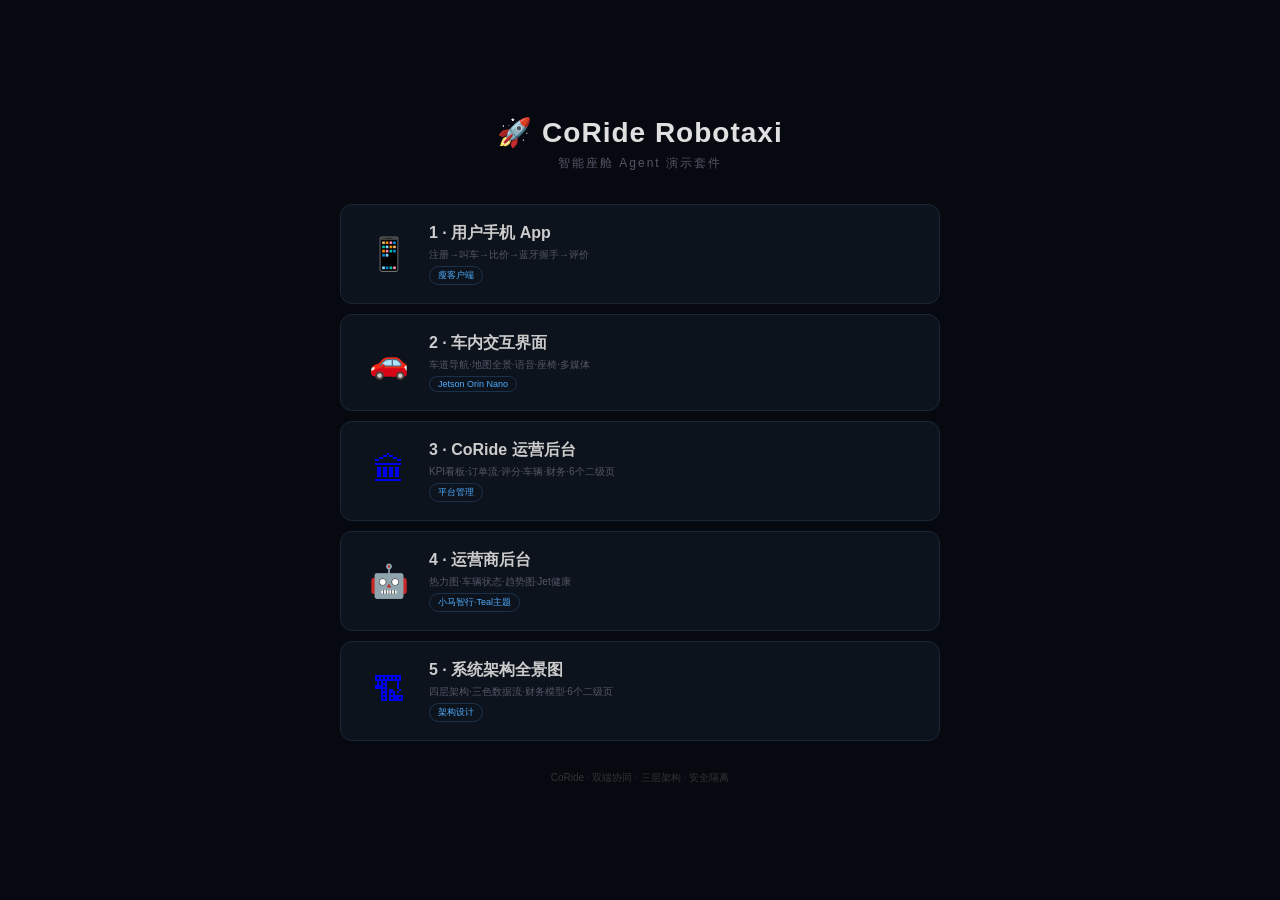
<file: index.html>
﻿<!DOCTYPE html>
<html lang="zh-CN">
<head>
<meta charset="UTF-8">
<meta name="viewport" content="width=device-width,initial-scale=1.0">
<title>CoRide Robotaxi Demo Suite</title>
<style>
*{margin:0;padding:0;box-sizing:border-box}
body{background:#060a10;display:flex;justify-content:center;align-items:center;min-height:100vh;font-family:-apple-system,BlinkMacSystemFont,"Segoe UI","PingFang SC",sans-serif}
.wrap{width:600px;text-align:center}
h1{font-size:28px;color:#e0e0e0;margin-bottom:6px;letter-spacing:1px}
.sub{font-size:12px;color:#556;margin-bottom:32px;letter-spacing:2px}
.grid{display:flex;flex-direction:column;gap:10px}
.card{display:flex;align-items:center;gap:16px;background:#0d131c;border:1px solid #1a2835;border-radius:12px;padding:18px 24px;text-decoration:none;transition:all .25s}
.card:hover{border-color:#4facfe;box-shadow:0 0 30px rgba(79,172,254,.1);transform:translateX(6px)}
.card-icon{font-size:32px;flex-shrink:0;width:48px;text-align:center}
.card-info{text-align:left}
.card-title{font-size:16px;font-weight:700;color:#ccc;margin-bottom:4px}
.card-desc{font-size:10px;color:#556}
.card-badge{font-size:9px;color:#4facfe;border:1px solid rgba(79,172,254,.2);padding:2px 8px;border-radius:10px;display:inline-block;margin-top:4px}
footer{font-size:10px;color:#333;margin-top:30px}
</style>
</head>
<body>
<div class="wrap">
<h1>🚀 CoRide Robotaxi</h1>
<div class="sub">智能座舱 Agent 演示套件</div>
<div class="grid">
<a class="card" href="ClientGui/index.html">
<div class="card-icon">📱</div>
<div class="card-info"><div class="card-title">1 · 用户手机 App</div><div class="card-desc">注册→叫车→比价→蓝牙握手→评价</div><span class="card-badge">瘦客户端</span></div>
</a>
<a class="card" href="InCarGui/index.html">
<div class="card-icon">🚗</div>
<div class="card-info"><div class="card-title">2 · 车内交互界面</div><div class="card-desc">车道导航·地图全景·语音·座椅·多媒体</div><span class="card-badge">Jetson Orin Nano</span></div>
</a>
<a class="card" href="PlatformAdmin/index.html">
<div class="card-icon">🏛</div>
<div class="card-info"><div class="card-title">3 · CoRide 运营后台</div><div class="card-desc">KPI看板·订单流·评分·车辆·财务·6个二级页</div><span class="card-badge">平台管理</span></div>
</a>
<a class="card" href="OperatorAdmin/index.html">
<div class="card-icon">🤖</div>
<div class="card-info"><div class="card-title">4 · 运营商后台</div><div class="card-desc">热力图·车辆状态·趋势图·Jet健康</div><span class="card-badge">小马智行·Teal主题</span></div>
</a>
<a class="card" href="SystemArch/index.html">
<div class="card-icon">🏗</div>
<div class="card-info"><div class="card-title">5 · 系统架构全景图</div><div class="card-desc">四层架构·三色数据流·财务模型·6个二级页</div><span class="card-badge">架构设计</span></div>
</a>
</div>
<footer>CoRide · 双端协同 · 三层架构 · 安全隔离</footer>
</div>
</body>
</html>
</file>
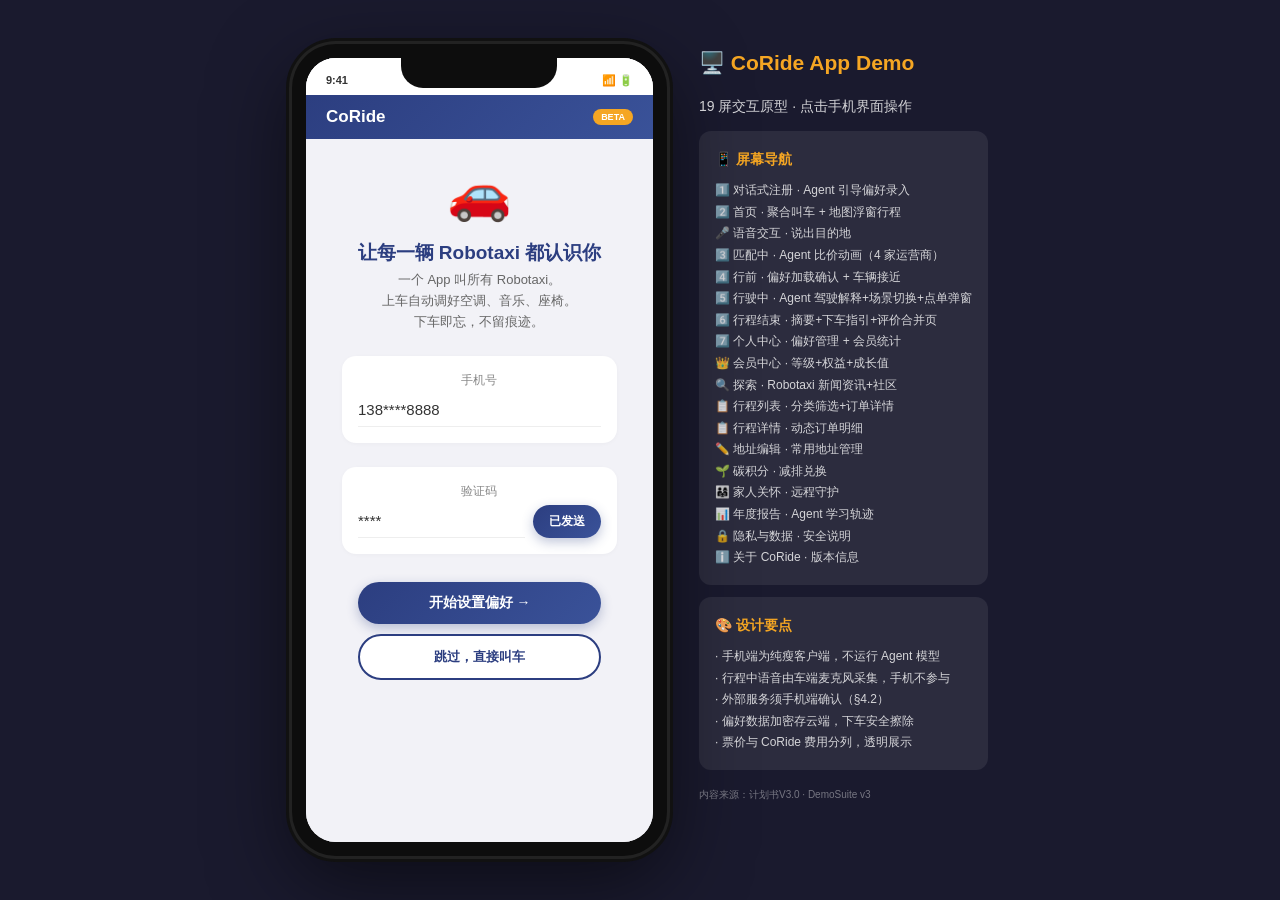
<file: ClientGui/index.html>
<!DOCTYPE html>
<html lang="zh-CN">
<head>
<meta charset="UTF-8">
<meta name="viewport" content="width=device-width,initial-scale=1.0">
<title>CoRide App Demo</title>
<link rel="stylesheet" href="css/style.css">
</head>
<body>
<div class="app-wrapper">

  <!-- Phone Frame -->
  <div class="phone-frame">
    <div class="phone-notch"></div>
    <div class="phone-screen" id="phoneScreen">

      <!-- SCREEN 1: Registration + Onboarding -->
      <div class="screen active" id="scr1">
        <div class="status-bar"><span>9:41</span><span>📶 🔋</span></div>
        <div class="nav-bar"><span id="onboardBackBtn" style="cursor:pointer;font-size:18px;display:none" onclick="prevOnboard()">←</span><h2>CoRide</h2><span class="badge">BETA</span></div>
        <div class="scroll-area">
          <div class="onboard" id="onboardStep1">
            <div class="em">🚗</div>
            <h3>让每一辆 Robotaxi 都认识你</h3>
            <p class="desc">一个 App 叫所有 Robotaxi。<br>上车自动调好空调、音乐、座椅。<br>下车即忘，不留痕迹。</p>
            <div class="reg-block">
              <label>手机号</label>
              <input type="tel" placeholder="+86 请输入手机号" value="138****8888" readonly style="color:#333">
            </div>
            <div class="reg-block">
              <label>验证码</label>
              <div class="sms"><input type="text" placeholder="输入验证码" value="****" readonly style="color:#333"><span class="btn btn-primary btn-sm">已发送</span></div>
            </div>
            <div style="padding:16px;display:flex;flex-direction:column;gap:10px"><span class="btn btn-primary btn-block" onclick="nextOnboard(2)">开始设置偏好 →</span><span class="btn btn-outline btn-block" style="font-size:13px" onclick="goToScreen('scr2')">跳过，直接叫车</span></div>
          </div>
          <div class="onboard" id="onboardStep2" style="display:none">
            <div class="em">🌡️</div>
            <h3>今天 32°C，空调调到 24°C 可以吗？</h3>
            <p class="desc">第 1/5 步 · 环境偏好</p>
            <div class="chs"><span class="ch picked" onclick="pickCh(this)">可以</span><span class="ch" onclick="pickCh(this)">凉一点，22°C</span><span class="ch" onclick="pickCh(this)">再凉一点，20°C</span></div>
            <div style="padding:16px;display:flex;gap:10px"><span class="btn btn-outline btn-sm" style="flex:1" onclick="prevOnboard()">← 上一步</span><span class="btn btn-primary" style="flex:2" onclick="nextOnboard(3)">继续 →</span></div>
          </div>
          <div class="onboard" id="onboardStep3" style="display:none">
            <div class="em">🎵</div>
            <h3>路上想听音乐、电台还是安静？</h3>
            <p class="desc">第 2/5 步 · 音频偏好</p>
            <div class="chs"><span class="ch picked" onclick="pickCh(this);setAudioPref('music')">来点音乐</span><span class="ch" onclick="pickCh(this);setAudioPref('quiet')">安静模式</span><span class="ch" onclick="pickCh(this);setAudioPref('radio')">听电台</span></div>
            <div style="padding:16px;display:flex;gap:10px"><span class="btn btn-outline btn-sm" style="flex:1" onclick="prevOnboard()">← 上一步</span><span class="btn btn-primary" style="flex:2" onclick="nextOnboard(4)">继续 →</span></div>
          </div>
          <div class="onboard" id="onboardStep4" style="display:none">
            <div class="em">🎶</div>
            <h3>喜欢什么音乐风格？</h3>
            <p class="desc">第 3/5 步 · 音乐偏好</p>
            <div class="chs"><span class="ch picked" onclick="pickCh(this)">古典</span><span class="ch" onclick="pickCh(this)">流行</span><span class="ch" onclick="pickCh(this)">爵士</span><span class="ch" onclick="pickCh(this)">随便</span></div>
            <div style="padding:16px;display:flex;gap:10px"><span class="btn btn-outline btn-sm" style="flex:1" onclick="prevOnboard()">← 上一步</span><span class="btn btn-primary" style="flex:2" onclick="nextOnboard(5)">继续 →</span></div>
          </div>
          <div class="onboard" id="onboardStep4b" style="display:none">
            <div class="em">📻</div>
            <h3>想听什么电台？</h3>
            <p class="desc">第 3/5 步 · 电台偏好</p>
            <div class="chs"><span class="ch picked" onclick="pickCh(this)">古典音乐台</span><span class="ch" onclick="pickCh(this)">新闻台</span><span class="ch" onclick="pickCh(this)">交通台</span><span class="ch" onclick="pickCh(this)">随便</span></div>
            <div style="padding:16px;display:flex;gap:10px"><span class="btn btn-outline btn-sm" style="flex:1" onclick="prevOnboard()">← 上一步</span><span class="btn btn-primary" style="flex:2" onclick="nextOnboard(6)">继续 →</span></div>
          </div>
          <div class="onboard" id="onboardStep5" style="display:none">
            <div class="em">💡</div>
            <h3>氛围灯想要哪种感觉？</h3>
            <p class="desc">第 4/5 步 · 灯光偏好</p>
            <div class="chs"><span class="ch picked" onclick="pickCh(this)">暖色，温馨</span><span class="ch" onclick="pickCh(this)">冷色，沉稳</span><span class="ch" onclick="pickCh(this)">根据时间自动</span></div>
            <div style="padding:16px;display:flex;gap:10px"><span class="btn btn-outline btn-sm" style="flex:1" onclick="prevOnboard()">← 上一步</span><span class="btn btn-primary" style="flex:2" onclick="nextOnboard(6)">继续 →</span></div>
          </div>
          <div class="onboard" id="onboardStep6" style="display:none">
            <div class="em">🔊</div>
            <h3>交互详细度偏好？</h3>
            <p class="desc">第 5/5 步 · 交互偏好</p>
            <div class="chs"><span class="ch picked" onclick="pickCh(this)">详细解释每步决策</span><span class="ch" onclick="pickCh(this)">标准播报</span><span class="ch" onclick="pickCh(this)">静音，仅警报</span></div>
            <div style="padding:16px;display:flex;gap:10px"><span class="btn btn-outline btn-sm" style="flex:1" onclick="prevOnboard()">← 上一步</span><span class="btn btn-gold" style="flex:2" onclick="nextOnboard(7)">完成设置 →</span></div>
          </div>
          <div class="onboard" id="onboardStep7" style="display:none">
            <div class="em">✅</div>
            <h3>偏好设置完成！</h3>
            <p class="desc">空调 24°C · <span id="doneAudioLabel">古典音乐</span> · 暖色灯 · 标准播报</p>
            <div class="progress"><div class="fill" style="width:100%"></div></div>
            <p style="font-size:11px;color:#888">偏好画像 80% · Agent 随行程深入持续学习</p>
            <p style="font-size:11px;color:#2C3E80;font-weight:600;margin:8px 0">偏好跟人走，不跟车走 · 下车即忘</p>
            <div style="padding:16px;display:flex;gap:10px"><span class="btn btn-outline btn-sm" style="flex:1" onclick="prevOnboard()">← 上一步</span><span class="btn btn-gold" style="flex:2" onclick="goToScreen('scr2')">开始叫车 🚗</span></div>
          </div>
        </div>
      </div>

      <!-- SCREEN 2: Home - Map + Call -->
      <div class="screen" id="scr2">
        <div class="status-bar"><span>9:41</span><span>📶 📍 🔋</span></div>
        <div style="background:#2C3E80;color:#fff;padding:8px 20px;display:flex;justify-content:space-between;align-items:center;font-size:12px">
          <span>📍 广州·珠江新城</span><span class="badge" style="background:#F5A623;cursor:pointer" onclick="goToScreen('scrMember')">CoRide Plus 👑</span>
        </div>
        <div class="map" style="position:relative">
          <!-- Water/River -->
          <div style="position:absolute;top:50%;left:0;right:0;height:45px;background:rgba(144,202,249,.35);border-radius:0"></div>
          <!-- Major roads (horizontal) -->
          <div style="position:absolute;top:18%;left:0;right:0;height:5px;background:rgba(255,255,255,.7);box-shadow:0 0 2px rgba(0,0,0,.1)"></div>
          <div style="position:absolute;top:38%;left:0;right:0;height:4px;background:rgba(255,255,255,.55)"></div>
          <div style="position:absolute;top:62%;left:0;right:0;height:5px;background:rgba(255,255,255,.7);box-shadow:0 0 2px rgba(0,0,0,.1)"></div>
          <div style="position:absolute;top:82%;left:0;right:0;height:3px;background:rgba(255,255,255,.45)"></div>
          <!-- Major roads (vertical) -->
          <div style="position:absolute;top:0;left:18%;width:5px;bottom:0;background:rgba(255,255,255,.7);box-shadow:0 0 2px rgba(0,0,0,.1)"></div>
          <div style="position:absolute;top:0;left:42%;width:4px;bottom:0;background:rgba(255,255,255,.55)"></div>
          <div style="position:absolute;top:0;left:65%;width:5px;bottom:0;background:rgba(255,255,255,.7);box-shadow:0 0 2px rgba(0,0,0,.1)"></div>
          <div style="position:absolute;top:0;left:85%;width:3px;bottom:0;background:rgba(255,255,255,.45)"></div>
          <!-- Building blocks -->
          <div style="position:absolute;top:8%;left:4%;width:12%;height:8%;background:rgba(200,200,210,.5);border-radius:2px"></div>
          <div style="position:absolute;top:10%;left:22%;width:16%;height:6%;background:rgba(200,200,210,.5);border-radius:2px"></div>
          <div style="position:absolute;top:6%;left:45%;width:16%;height:10%;background:rgba(190,195,205,.5);border-radius:2px"></div>
          <div style="position:absolute;top:8%;left:70%;width:12%;height:7%;background:rgba(200,200,210,.5);border-radius:2px"></div>
          <div style="position:absolute;top:42%;left:3%;width:12%;height:6%;background:rgba(200,200,210,.45);border-radius:2px"></div>
          <div style="position:absolute;top:44%;left:22%;width:14%;height:4%;background:rgba(200,200,210,.45);border-radius:2px"></div>
          <div style="position:absolute;top:40%;left:45%;width:16%;height:8%;background:rgba(190,195,205,.45);border-radius:2px"></div>
          <div style="position:absolute;top:66%;left:4%;width:12%;height:6%;background:rgba(200,200,210,.45);border-radius:2px"></div>
          <div style="position:absolute;top:68%;left:22%;width:16%;height:8%;background:rgba(200,200,210,.45);border-radius:2px"></div>
          <div style="position:absolute;top:65%;left:45%;width:16%;height:7%;background:rgba(190,195,205,.45);border-radius:2px"></div>
          <div style="position:absolute;top:86%;left:3%;width:12%;height:8%;background:rgba(200,200,210,.4);border-radius:2px"></div>
          <div style="position:absolute;top:84%;left:22%;width:16%;height:10%;background:rgba(200,200,210,.4);border-radius:2px"></div>
          <div style="position:absolute;top:87%;left:45%;width:20%;height:8%;background:rgba(190,195,205,.4);border-radius:2px"></div>
          <!-- Green areas -->
          <div style="position:absolute;top:22%;left:2%;width:14%;height:14%;background:rgba(165,214,167,.4);border-radius:8px"></div>
          <div style="position:absolute;top:26%;left:70%;width:10%;height:10%;background:rgba(165,214,167,.4);border-radius:8px"></div>
          <div style="position:absolute;top:70%;left:70%;width:12%;height:12%;background:rgba(165,214,167,.4);border-radius:8px"></div>
          <!-- Landmark labels -->
          <div style="position:absolute;top:3%;left:8%;font-size:9px;color:#666;font-weight:600;background:rgba(255,255,255,.7);padding:1px 4px;border-radius:3px">天河区</div>
          <div style="position:absolute;top:15%;left:50%;font-size:9px;color:#666;font-weight:600;background:rgba(255,255,255,.7);padding:1px 4px;border-radius:3px">珠江新城</div>
          <div style="position:absolute;top:55%;left:28%;font-size:8px;color:#777;background:rgba(255,255,255,.6);padding:1px 3px;border-radius:2px">海珠区</div>
          <div style="position:absolute;top:78%;left:8%;font-size:8px;color:#777;background:rgba(255,255,255,.6);padding:1px 3px;border-radius:2px">番禺区</div>
          <!-- Car markers -->
          <div class="pin xm"></div><div class="map-label" style="top:14%;left:22%">小马×12</div>
          <div class="pin wy"></div><div class="map-label" style="top:40%;left:52%">文远×8</div>
          <div class="pin dd"></div><div class="map-label" style="top:62%;left:28%">滴滴×5</div>
          <div class="pin hl"></div><div class="map-label" style="top:28%;left:74%">哈啰×3</div>
          <div class="pin me"></div>
          <div class="pin dest"></div>
          <div class="map-label" style="bottom:24%;left:36%;font-size:9px;color:#2C3E80;font-weight:700">📍 你在这里</div>
          <!-- Ride-in-progress floating bar -->
          <div class="ride-float-bar" id="rideFloatBar" style="display:none" onclick="goToScreen('scr5')">
            <div class="rfb-left">
              <div class="rfb-car">🚗</div>
              <div class="rfb-info">
                <div class="rfb-title">行程中 · 前往 <span id="rfbDest">广州南站</span></div>
                <div class="rfb-meta"><span id="rfbETA2">约8分钟到达</span> · <span id="rfbDist2">6.2km</span> · 🟢畅通</div>
              </div>
            </div>
            <div class="rfb-right">返回行程 ›</div>
          </div>
        </div>
        <div class="input-card" id="inputCard">
          <div class="price-tag" id="priceTag">预估 ¥22.00-25.00 · 最快 2.3 分钟</div>
          <!-- 上车点 -->
          <div style="display:flex;align-items:center;gap:8px;padding:8px 12px;background:#f5f6fa;border-radius:10px;margin-bottom:6px">
            <span style="font-size:16px">🟢</span>
            <div style="flex:1;font-size:13px;color:#333;font-weight:500">珠江新城·华夏路 30 号</div>
            <span style="font-size:10px;color:#999">GPS</span>
          </div>
          <!-- 目的地 -->
          <div class="input-row" style="margin-bottom:8px">
            <span style="font-size:16px">🔴</span>
            <input type="text" placeholder="你要去哪儿？" value="广州南站" readonly style="flex:1;border:none;outline:none;font-size:14px;background:transparent">
            <button class="vbtn" onclick="goToScreen('scrVoice')">🎤</button>
          </div>
          <!-- 运营商多选 -->
          <div class="platform-section">
            <div class="sec-label">选择运营商（可多选）</div>
            <div class="platform-chips" id="platformChips">
              <div class="platform-chip on" data-platform="xm" data-price="23.50" onclick="togglePlatform(this)"><span class="chip-dot"></span>小马智行<span class="chip-price">¥23.50</span></div>
              <div class="platform-chip on" data-platform="wy" data-price="25.00" onclick="togglePlatform(this)"><span class="chip-dot"></span>文远知行<span class="chip-price">¥25.00</span></div>
              <div class="platform-chip on" data-platform="dd" data-price="22.00" onclick="togglePlatform(this)"><span class="chip-dot"></span>滴滴<span class="chip-price">¥22.00</span></div>
              <div class="platform-chip on" data-platform="hl" data-price="24.00" onclick="togglePlatform(this)"><span class="chip-dot"></span>哈啰<span class="chip-price">¥24.00</span></div>
            </div>
          </div>
          <!-- 一键呼叫 -->
          <button class="call-btn" onclick="callRide()">
            一键呼叫
            <span class="call-price" id="callPrice">预估 ¥22.00-25.00</span>
          </button>
          <div class="quick-row">
            <span onclick="setDest('家 · 天河城')">🏠 家</span><span onclick="setDest('公司 · IFP')">🏢 公司</span><span onclick="setDest('星巴克 · 花城汇')">☕ 星巴克</span><span onclick="setDest('健身房 · 高德置地')">🏋️ 健身房</span>
          </div>
        </div>
        <div class="bottom-nav">
          <div class="ni active"><span class="ico">🏠</span>首页</div>
          <div class="ni" onclick="goToScreen('scrTripList')"><span class="ico">📋</span>行程</div>
          <div class="ni" onclick="goToScreen('scrExplore')"><span class="ico">🔍</span>探索</div>
          <div class="ni" onclick="goToScreen('scr7')"><span class="ico">👤</span>我的</div>
        </div>
      </div>

      <!-- SCREEN VOICE: Voice interaction -->
      <div class="screen" id="scrVoice">
        <div class="status-bar"><span>9:41</span><span>📶 🔋</span></div>
        <div style="display:flex;flex-direction:column;align-items:center;justify-content:center;height:calc(100% - 70px);padding:20px;background:linear-gradient(180deg,#1a1a2e 0%,#16213e 100%);text-align:center">
          <div style="font-size:13px;color:#888;margin-bottom:20px">🎤 说出你的目的地</div>
          <div id="voicePulse" style="width:80px;height:80px;border-radius:50%;background:rgba(245,166,35,.2);display:flex;align-items:center;justify-content:center;animation:pulse 1.5s infinite;margin-bottom:24px">
            <div style="width:56px;height:56px;border-radius:50%;background:#F5A623;display:flex;align-items:center;justify-content:center;font-size:28px">🎤</div>
          </div>
          <div style="font-size:18px;color:#fff;font-weight:600;margin-bottom:8px">正在聆听...</div>
          <div id="voiceText" style="font-size:14px;color:#F5A623;min-height:24px;transition:all .3s">—</div>
          <div style="margin-top:30px;display:flex;gap:16px">
            <span class="btn btn-outline" style="color:#fff;border-color:#555" onclick="goBack()">取消</span>
          </div>
          <div style="margin-top:auto;font-size:11px;color:#555">语音由车端麦克风采集 · 本地识别后即删</div>
        </div>
      </div>

      <!-- SCREEN 3: Matching - Agent Comparison -->
      <div class="screen" id="scr3">
        <div class="status-bar"><span>9:41</span><span>📶 🔋</span></div>
        <div class="nav-bar"><span style="cursor:pointer;font-size:18px" onclick="goBack()">← 返回</span><h2 id="matchTitle">正在匹配...</h2><span></span></div>
        <!-- Step 0: Searching pulse -->
        <div class="match-searching" id="matchSearching">
          <div class="match-pulse"><span>🚗</span></div>
          <div class="match-step" id="matchStep1" style="opacity:.4">🔍 扫描附近 Robotaxi...</div>
          <div class="match-step" id="matchStep2" style="opacity:.3">📡 查询各运营商实时位置...</div>
          <div class="match-step" id="matchStep3" style="opacity:.2">🎯 偏好匹配：空调 23°C · 古典音乐 · 暖色灯...</div>
          <div class="match-step" id="matchStep4" style="opacity:.15">📊 综合评分：距离 · 评分 · 价格 · 偏好契合度...</div>
        </div>
        <!-- Step 1: Results -->
        <div id="matchResults" style="display:none">
          <div style="padding:4px 16px;font-size:13px;color:#666">为你匹配 <b><span id="matchCount">0</span></b> 辆 Robotaxi，按偏好契合度排序</div>
          <div class="match-list">
            <div class="mc rec" id="mc1" style="opacity:0;transform:translateY(10px);transition:.3s" onclick="goToScreen('scr4')"><div class="emoji">🔵</div><div class="info"><div class="n">🏆 推荐 · 小马智行 · 凯美瑞</div><div class="m">2.3 分钟 · ★4.9 · 「车内干净」· 契合 98%</div></div><div class="pr">¥23.50<small>票价</small></div></div>
            <div class="mc" id="mc2" style="opacity:0;transform:translateY(10px);transition:.35s" onclick="goToScreen('scr4')"><div class="emoji">🟢</div><div class="info"><div class="n">文远知行 · GAC</div><div class="m">3.1 分钟 · ★4.8 · 「空调给力」· 契合 92%</div></div><div class="pr">¥25.00<small>票价</small></div></div>
            <div class="mc" id="mc3" style="opacity:0;transform:translateY(10px);transition:.4s" onclick="goToScreen('scr4')"><div class="emoji">🟠</div><div class="info"><div class="n">滴滴自动驾驶 · 埃安 LX</div><div class="m">4.5 分钟 · ★4.7 · 「驾驶平稳」· 契合 85%</div></div><div class="pr">¥22.00<small>票价</small></div></div>
            <div class="mc" id="mc4" style="opacity:0;transform:translateY(10px);transition:.45s" onclick="goToScreen('scr4')"><div class="emoji">🟡</div><div class="info"><div class="n">哈啰 · 几何 A</div><div class="m">5.2 分钟 · ★4.6 · 新车 · 契合 78%</div></div><div class="pr">¥24.00<small>票价</small></div></div>
          </div>
        </div>
        <div class="agent-msg" id="matchAgent" style="display:none"><div class="dot g"></div><div class="txt"><div class="time">🤖 Agent</div>已按你的偏好筛选——空调 23°C、古典音乐、暖色灯。</div></div>
        <div id="matchBtns" style="padding:12px 16px 24px;display:none;gap:10px">
          <span class="btn btn-gold" style="flex:1" onclick="goToScreen('scr4')">确认叫车</span>
          <span class="btn btn-outline" style="flex:1" onclick="goToScreen('scr4')">手动选择</span>
        </div>
      </div>

      <!-- SCREEN 4: Pre-trip - Preferences Loaded -->
      <div class="screen" id="scr4">
        <div class="status-bar"><span>9:41</span><span>📶 🔋</span></div>
        <div class="nav-bar"><span style="cursor:pointer;font-size:18px" onclick="goBack()">← 返回</span><h2>车辆接近中</h2><span></span></div>
        <div class="car-anim">
          <div class="car">🚗</div>
          <div class="eta">约 2 分钟到达 · 粤A·D12345 · 白色凯美瑞</div>
          <div style="margin-top:10px;display:flex;justify-content:center;gap:4px">
            <span style="width:6px;height:6px;background:#2C3E80;border-radius:50%;animation:carPulse .8s infinite"></span>
            <span style="width:6px;height:6px;background:#ccc;border-radius:50%"></span>
            <span style="width:6px;height:6px;background:#ccc;border-radius:50%"></span>
          </div>
        </div>
        <div class="card">
          <div style="font-weight:700;color:#2C3E80;margin-bottom:10px">✅ 偏好已加载</div>
          <div class="pref-list">
            <div class="pref-item"><span class="chk">✓</span> 🌡️ 空调 23°C</div>
            <div class="pref-item"><span class="chk">✓</span> 🎵 古典钢琴</div>
            <div class="pref-item"><span class="chk">✓</span> 💺 座椅标准</div>
            <div class="pref-item"><span class="chk">✓</span> 🌈 暖色氛围灯</div>
            <div class="pref-item"><span class="chk">✓</span> 🗺️ 常用路线已就绪</div>
            <div class="pref-item"><span class="chk">✓</span> 🔒 下车自动清除</div>
          </div>
          <div class="agent-msg" style="padding:10px 0 0"><div class="dot g"></div><div class="txt"><div class="time">🤖 Agent</div>你的拿铁偏好已备注——途经星巴克时会提醒你。</div></div>
        </div>
        <div style="padding:12px 16px 24px;display:flex;gap:10px">
          <span class="btn btn-gold" style="flex:1" onclick="goToScreen('scr5')">确认上车</span>
          <span class="btn btn-outline btn-sm" onclick="goBack()">取消订单</span>
        </div>
      </div>

      <!-- SCREEN 5: In-Ride Agent Panel -->
      <div class="screen" id="scr5">
        <div class="inride-top">
          <div style="position:absolute;top:10px;left:16px;font-size:12px;cursor:pointer;z-index:5;color:#2C3E80;font-weight:600" onclick="goToScreen('scr2')">← 主页</div>
          <div style="position:absolute;top:10px;right:16px;font-size:11px;cursor:pointer;z-index:5" onclick="skipToArrive()">跳过 ›</div>
          <div style="position:absolute;top:26px;right:16px;font-size:11px;opacity:.5">粤A·D12345</div>
          <div class="rt-label">正在前往</div>
          <div class="rt-route">广州南站 · 3F出发层</div>
          <div class="rt-eta"><span id="rideETA">预计 10:09 到达 · 剩余 12 分钟</span></div>
          <div class="inride-bar"><div class="fill" id="rideProgress" style="width:10%"></div></div>
          <div class="inride-metrics">
            <div class="inride-metric"><div class="val" id="rideSpeed">42</div>km/h</div>
            <div class="inride-metric"><div class="val" id="rideDist">12.3</div>剩余 km</div>
            <div class="inride-metric"><div class="val" id="rideTraffic">🟢</div>畅通</div>
            <div class="inride-metric"><div class="val" style="color:#F5A623">≈</div>AI驾驶</div>
          </div>
        </div>

        <!-- Mode Switcher -->
        <div class="mode-bar">
          <div class="mode-label">🎯 Agent 场景模式</div>
          <div class="mode-grid" id="modeGrid">
            <div class="mode-card on" onclick="switchMode(this,'work')"><div class="mc-emoji">💼</div><div class="mc-name">工作</div><div class="mc-desc">静音·亮灯·会议提醒</div></div>
            <div class="mode-card" onclick="switchMode(this,'rest')"><div class="mc-emoji">😴</div><div class="mc-name">休息</div><div class="mc-desc">后仰·暗灯·白噪音</div></div>
            <div class="mode-card" onclick="switchMode(this,'entertain')"><div class="mc-emoji">🎬</div><div class="mc-name">娱乐</div><div class="mc-desc">歌单·氛围灯随音乐</div></div>
            <div class="mode-card" onclick="switchMode(this,'learn')"><div class="mc-emoji">📚</div><div class="mc-name">学习</div><div class="mc-desc">静音·资讯简报推送</div></div>
            <div class="mode-card" onclick="switchMode(this,'health')"><div class="mc-emoji">💪</div><div class="mc-name">健康</div><div class="mc-desc">26°C恒温·空气净化</div></div>
            <div class="mode-card" onclick="switchMode(this,'social')"><div class="mc-emoji">💬</div><div class="mc-name">社交</div><div class="mc-desc">适中亮度·通话优化</div></div>
          </div>
        </div>

        <!-- Agent Chat Area -->
        <div class="agent-chat-area" id="rideChat">
          <div class="agent-bubble">
            <div class="b-avatar">🤖</div>
            <div class="b-body">
              <div class="b-txt"><div class="b-time">刚刚</div>已进入<b>工作模式</b>。为你关掉音乐、调亮灯光、播报到站时间。前方新港东路有轻微拥堵，我帮你选了备选路线——省 3 分钟。</div>
            </div>
          </div>
          <div class="drive-card">
            <div class="dc-icon">🗺️</div>
            <div class="dc-body">
              <div class="dc-title">路线解释</div>
              当前走科韵路→新港东路（常规路线 24 分钟）<br>备选：琶洲大桥→南大干线（21 分钟，少 3 个红绿灯）
            </div>
          </div>
          <div class="drive-card">
            <div class="dc-icon">🚦</div>
            <div class="dc-body">
              <div class="dc-title">为什么减速？</div>
              前方 300 米有学校路段，限速 30km/h。Agent 已提前降速，预计 40 秒后恢复正常速度。
            </div>
          </div>
          <div class="agent-bubble" id="bubbleStarbucks">
            <div class="b-avatar">🤖</div>
            <div class="b-body">
              <div class="b-txt"><div class="b-time">9:55</div>检测到你今天上午喝了咖啡——冰拿铁。途经星巴克珠江新城店，照旧来一杯？不绕路，预计到店可取。</div>
              <div class="b-choices">
                <span onclick="showOrderDialog()">☕ 照旧，大杯冰拿铁</span>
                <span onclick="inrideSkip()">这次不用</span>
              </div>
            </div>
          </div>
        </div>

        <!-- Order Confirmation Dialog -->
        <div class="ride-overlay" id="orderDialog" style="display:none" onclick="if(event.target===this)closeOrderDialog()">
          <div class="order-dialog">
            <div class="od-header">
              <div class="od-emoji">☕</div>
              <div class="od-title">星巴克 · 途经可取</div>
              <div class="od-sub">顺路停靠，不增加行程时间</div>
            </div>
            <div class="od-item">
              <div class="od-item-left">🧊 大杯冰拿铁</div>
              <div class="od-item-right">¥36.00</div>
            </div>
            <div class="od-divider"></div>
            <div class="od-total">
              <span>合计（含CoRide会员95折）</span>
              <span style="font-weight:700;color:#2C3E80">¥34.20</span>
            </div>
            <div class="od-safety">🔒 商户使用临时会话ID · 你的信息完全脱敏<br>支付通过CoRide，商户不可获取你的真实身份</div>
            <div class="od-btns">
              <span class="btn btn-outline" style="flex:1" onclick="closeOrderDialog()">取消</span>
              <span class="btn btn-gold" style="flex:1" onclick="confirmOrder()">确认下单 ✓</span>
            </div>
          </div>
        </div>

        <!-- Bottom: Commercial Linkage + Safeguard -->
        <div class="inride-bottom">
          <div class="comm-card" onclick="showOrderDialog()">
            <div class="cc-emoji">☕</div>
            <div class="cc-body">
              <div class="cc-title">星巴克 · 顺路可取</div>
              <div style="font-size:11px;color:#666">大杯冰拿铁 ¥36 · 不增加行程</div>
            </div>
            <span style="font-size:16px;color:#ccc">›</span>
          </div>
          <div class="inride-safety">🔒 商户不获取CoRide账户信息 · 临时会话ID · AI决策全程可解释</div>
        </div>
      </div>

      <!-- SCREEN 6: Post-trip Review & Drop-off -->
      <div class="screen" id="scr6">
        <div class="status-bar"><span>10:09</span><span>📶 🔋</span></div>
        <div class="nav-bar"><span style="cursor:pointer;font-size:18px" onclick="goBack()">← 返回</span><h2>已到达 🎉</h2><span></span></div>
        <div class="scroll-area">
          <div class="dropoff-hero">
            <div class="dh-emoji">🏁</div>
            <div class="dh-title">广州南站到了！</div>
            <div class="dh-sub">全程 28 分钟 · 12.3 km · 10:09</div>
          </div>
          <div class="card">
            <div style="font-weight:700;font-size:15px;margin-bottom:8px">📋 行程摘要</div>
            <div style="font-size:13px;color:#666;margin-bottom:10px">🕐 28 分钟 · 12.3 km · 🔵 小马智行 · 凯美瑞</div>
            <div class="breakdown">
              <div class="r"><span>Robotaxi 票价</span><span>¥24.00</span></div>
              <div style="font-size:11px;color:#888;margin:6px 0 8px;padding-left:8px;border-left:2px solid #F5A623">CoRide 费用明细：</div>
              <div class="r"><span>基础服务费</span><span>¥2.50</span></div>
              <div class="r"><span>里程服务费</span><span class="green">¥0（会员全免）</span></div>
              <div class="r"><span>交互服务费</span><span class="green">¥0（月免额内）</span></div>
              <div class="r tot"><span>CoRide 合计</span><span>¥2.50</span></div>
            </div>
            <div style="background:#fffdf3;border-radius:10px;padding:10px;margin-top:10px;font-size:12px;color:#F5A623;font-weight:600;text-align:center">💎 本月已省 ¥150 · 会员真香</div>
          </div>
          <div class="card card-sm" style="display:flex;align-items:center;gap:10px"><span style="font-size:24px">☕</span><div><b>星巴克订单：已取 ✓</b><br><span style="font-size:11px;color:#888">大杯冰拿铁 ¥36</span></div></div>
          <div class="dropoff-alert">
            <div class="da-icon">🌧️</div>
            <div class="da-body"><div class="da-title">下车天气提醒</div>广州南站 当前小雨 · 26°C<br>已为你推送共享雨伞位置（西广场入口）</div>
          </div>
          <div class="dropoff-alert" style="background:#e8f5e9;border-color:#27ae60">
            <div class="da-icon">👜</div>
            <div class="da-body"><div class="da-title" style="color:#27ae60">物品检查</div>车载摄像头检测到你座位旁有一个黑色手提包。<br>别忘了带走！</div>
          </div>
          <div class="card card-sm">
            <div style="font-weight:700;font-size:14px;margin-bottom:6px">🚪 下车方向</div>
            <div style="font-size:12px;color:#666">车辆停靠在右侧，请在<b>右侧</b>下车。<br>3F出发层 · 6号门最近</div>
          </div>
          <div class="card">
            <div style="font-weight:700;font-size:14px;margin-bottom:8px">评价本次行程</div>
            <div class="stars">★★★★★</div>
            <div class="tags">
              <span class="sel">驾驶解释清晰</span><span class="sel">空调温度舒适</span><span>音乐合口味</span><span>路线合理</span>
            </div>
          </div>
          <div style="padding:8px 16px;font-size:11px;color:#27ae60;text-align:center">🔒 你的偏好数据已从车辆彻底清除 · 不留痕迹</div>
          <div class="card card-sm" style="background:#fffdf3;border:1px solid #F5A623">
            <div style="font-weight:700;font-size:14px;margin-bottom:6px;color:#F5A623">🤖 Agent 推测你的下一站</div>
            <div style="font-size:12px;color:#666;line-height:1.6">现在是周日上午，你通常从广州南站回珠江新城。<br>要帮你叫车吗？</div>
            <div style="margin-top:8px;display:flex;gap:8px">
              <span class="btn btn-gold btn-sm" style="flex:1" onclick="setDest('家 · 天河城');goToScreen('scr2')">🏠 回家</span>
              <span class="btn btn-outline btn-sm" style="flex:1" onclick="goToScreen('scr2')">手动选择</span>
            </div>
          </div>
        </div>
        <div class="scr6-float" style="border-color:#27ae60;background:linear-gradient(135deg,#e8f5e9,#f0faf1)" onclick="goToScreen('scr2')">
          <div class="s6f-left">
            <div class="s6f-icon">✅</div>
            <div class="s6f-text" style="color:#27ae60">行程完成<span style="font-size:10px;opacity:.7;display:block;color:#666">感谢使用 CoRide</span></div>
          </div>
          <span class="btn btn-gold btn-sm">完成</span>
        </div>
        <div class="bottom-nav">
          <div class="ni" onclick="goToScreen('scr2')"><span class="ico">🏠</span>首页</div>
          <div class="ni active"><span class="ico">📋</span>行程</div>
          <div class="ni" onclick="goToScreen('scrExplore')"><span class="ico">🔍</span>探索</div>
          <div class="ni" onclick="goToScreen('scr7')"><span class="ico">👤</span>我的</div>
        </div>
      </div>

      <!-- SCREEN 7: Profile / Personal Center -->
      <div class="screen" id="scr7" style="background:#111">
        <div class="status-bar" style="background:#111;color:#ccc"><span>9:52</span><span>📶 🔋</span></div>
        <!-- Membership Hero Card -->
        <div style="background:linear-gradient(135deg,#1a1a1a,#2a1f0a);padding:20px;position:relative;overflow:hidden">
          <div style="position:absolute;top:-20px;right:-10px;font-size:90px;opacity:.08">👑</div>
          <div style="display:flex;align-items:center;gap:14px;position:relative;z-index:1">
            <div style="width:60px;height:60px;background:linear-gradient(135deg,#F5A623,#d4a017);border-radius:50%;display:flex;align-items:center;justify-content:center;font-size:28px;box-shadow:0 4px 20px rgba(245,166,35,.3)">👤</div>
            <div>
              <div style="font-size:20px;font-weight:700;color:#F5A623">刁先生</div>
              <div style="font-size:12px;color:#999;margin-top:2px">
                <span style="background:linear-gradient(135deg,#F5A623,#d4a017);color:#111;padding:2px 10px;border-radius:8px;font-weight:700;font-size:10px">CoRide Plus 👑</span>
                <span style="margin-left:6px">有效期至 2026.12.31</span>
              </div>
            </div>
          </div>
          <div style="display:flex;justify-content:space-around;margin-top:18px;position:relative;z-index:1">
            <div style="text-align:center"><div style="font-size:18px;font-weight:700;color:#F5A623">288</div><div style="font-size:10px;color:#888">累计行程</div></div>
            <div style="text-align:center"><div style="font-size:18px;font-weight:700;color:#fff">3,456 km</div><div style="font-size:10px;color:#888">累计里程</div></div>
            <div style="text-align:center"><div style="font-size:18px;font-weight:700;color:#27ae60">¥127.50</div><div style="font-size:10px;color:#888">累计节省</div></div>
            <div style="text-align:center"><div style="font-size:18px;font-weight:700;color:#fff">142 kg</div><div style="font-size:10px;color:#888">碳减排</div></div>
          </div>
        </div>
        <div class="scroll-area" style="background:#111">
          <!-- 我的偏好 -->
          <div style="color:#F5A623;font-size:13px;font-weight:700;padding:16px 16px 8px">⚙️ 我的偏好</div>
          <div style="margin:0 12px;display:flex;flex-direction:column;gap:10px">
            <div style="background:#1a1a1a;border-radius:14px;padding:14px;border:1px solid #2a2a2a;cursor:pointer;display:flex;align-items:center;gap:12px" onclick="goToScreen('scrPrefTemp')">
              <span style="font-size:28px">🌡️</span>
              <div style="flex:1"><div style="color:#ccc;font-size:14px;font-weight:600">空调温度</div><div style="color:#888;font-size:11px">设定你的舒适温度偏好</div></div>
              <span style="color:#F5A623;font-size:20px">›</span>
            </div>
            <div style="background:#1a1a1a;border-radius:14px;padding:14px;border:1px solid #2a2a2a;cursor:pointer;display:flex;align-items:center;gap:12px" onclick="goToScreen('scrPrefMusic')">
              <span style="font-size:28px">🎵</span>
              <div style="flex:1"><div style="color:#ccc;font-size:14px;font-weight:600">音乐风格</div><div style="color:#888;font-size:11px">上车自动播放你喜欢的歌单</div></div>
              <span style="color:#F5A623;font-size:20px">›</span>
            </div>
            <div style="background:#1a1a1a;border-radius:14px;padding:14px;border:1px solid #2a2a2a;cursor:pointer;display:flex;align-items:center;gap:12px" onclick="goToScreen('scrPrefAddr')">
              <span style="font-size:28px">🗺️</span>
              <div style="flex:1"><div style="color:#ccc;font-size:14px;font-weight:600">常用地址</div><div style="color:#888;font-size:11px">家、公司、常去地点一键叫车</div></div>
              <span style="color:#F5A623;font-size:20px">›</span>
            </div>
            <div style="background:#1a1a1a;border-radius:14px;padding:14px;border:1px solid #2a2a2a;cursor:pointer;display:flex;align-items:center;gap:12px" onclick="goToScreen('scrPrefConsumer')">
              <span style="font-size:28px">☕</span>
              <div style="flex:1"><div style="color:#ccc;font-size:14px;font-weight:600">消费偏好</div><div style="color:#888;font-size:11px">途经商户自动推荐你爱的品牌</div></div>
              <span style="color:#F5A623;font-size:20px">›</span>
            </div>
            <div style="background:#1a1a1a;border-radius:14px;padding:14px;border:1px solid #2a2a2a;cursor:pointer;display:flex;align-items:center;gap:12px" onclick="goToScreen('scrPrefVolume')">
              <span style="font-size:28px">🔊</span>
              <div style="flex:1"><div style="color:#ccc;font-size:14px;font-weight:600">交互详细度</div><div style="color:#888;font-size:11px">Agent 语音播报的详细程度</div></div>
              <span style="color:#F5A623;font-size:20px">›</span>
            </div>
          </div>
          <!-- 其他 -->
          <div style="color:#F5A623;font-size:13px;font-weight:700;padding:16px 16px 8px">📋 其他</div>
          <div style="margin:0 12px;background:#1a1a1a;border-radius:14px;overflow:hidden;border:1px solid #2a2a2a">
            <div style="display:flex;justify-content:space-between;align-items:center;padding:14px 16px;border-bottom:1px solid #222;cursor:pointer;color:#ccc;font-size:14px" onclick="goToScreen('scrCarbon')">
              <span>🌱 碳积分</span><span style="color:#999;font-size:13px">1,280 ›</span>
            </div>
            <div style="display:flex;justify-content:space-between;align-items:center;padding:14px 16px;border-bottom:1px solid #222;cursor:pointer;color:#ccc;font-size:14px" onclick="goToScreen('scrFamily')">
              <span>👨‍👩‍👧 家人关怀</span><span style="color:#999;font-size:13px">3 人 ›</span>
            </div>
            <div style="display:flex;justify-content:space-between;align-items:center;padding:14px 16px;border-bottom:1px solid #222;cursor:pointer;color:#ccc;font-size:14px" onclick="goToScreen('scrAnnual')">
              <span>📊 年度报告</span><span style="color:#999;font-size:13px">2025 ›</span>
            </div>
            <!-- 支付方式 -->
            <div style="border-bottom:1px solid #222">
              <div style="display:flex;justify-content:space-between;align-items:center;padding:14px 16px;cursor:pointer;color:#ccc;font-size:14px" onclick="toggleExpand(this)">
                <span>💳 支付方式</span><span style="color:#999;font-size:13px">微信支付 ▾</span>
              </div>
              <div class="expand-panel" style="display:none;background:#141414;padding:0 16px 12px">
                <div style="padding:10px 0;border-bottom:1px solid #222;color:#F5A623;font-size:13px">微信支付 <span style="color:#27ae60;font-size:11px">✓ 已绑定</span></div>
                <div style="padding:10px 0;border-bottom:1px solid #222;color:#999;font-size:13px">支付宝 <span style="color:#F5A623;font-size:11px">绑定免密支付</span></div>
                <div style="padding:10px 0;color:#666;font-size:13px">添加银行卡 ›</div>
                <div style="font-size:10px;color:#555;text-align:center;padding:6px 0 0">免密支付 · 单笔上限¥50 · 日累计¥200</div>
              </div>
            </div>
            <!-- 第三方绑定 -->
            <div style="border-bottom:1px solid #222">
              <div style="display:flex;justify-content:space-between;align-items:center;padding:14px 16px;cursor:pointer;color:#ccc;font-size:14px" onclick="toggleExpand(this)">
                <span>🔗 第三方绑定</span><span style="color:#999;font-size:13px">5 项已绑定 ▾</span>
              </div>
              <div class="expand-panel" style="display:none;background:#141414;padding:0 16px 0">
                <div style="padding:10px 0;color:#F5A623;font-size:12px;font-weight:600;border-bottom:1px solid #222">🎵 娱乐</div>
                <div style="padding:10px 0;display:flex;justify-content:space-between;align-items:center;border-bottom:1px solid #222"><span style="color:#ccc;font-size:13px">🎶 网易云音乐</span><span style="color:#27ae60;font-size:11px;font-weight:600">已绑定 ✓</span></div>
                <div style="padding:10px 0;display:flex;justify-content:space-between;align-items:center;border-bottom:1px solid #222"><span style="color:#999;font-size:13px">🎧 QQ音乐</span><span style="color:#666;font-size:11px">未绑定</span></div>
                <div style="padding:10px 0;display:flex;justify-content:space-between;align-items:center;border-bottom:1px solid #222"><span style="color:#ccc;font-size:13px">📻 喜马拉雅</span><span style="color:#27ae60;font-size:11px;font-weight:600">已绑定 ✓</span></div>
                <div style="padding:10px 0;color:#F5A623;font-size:12px;font-weight:600;border-bottom:1px solid #222">☕ 饮食</div>
                <div style="padding:10px 0;display:flex;justify-content:space-between;align-items:center;border-bottom:1px solid #222"><span style="color:#ccc;font-size:13px">🍔 麦当劳</span><span style="color:#27ae60;font-size:11px;font-weight:600">已绑定 ✓</span></div>
                <div style="padding:10px 0;display:flex;justify-content:space-between;align-items:center;border-bottom:1px solid #222"><span style="color:#ccc;font-size:13px">☕ 星巴克</span><span style="color:#27ae60;font-size:11px;font-weight:600">已绑定 ✓</span></div>
                <div style="padding:10px 0;color:#F5A623;font-size:12px;font-weight:600;border-bottom:1px solid #222">🏪 生活</div>
                <div style="padding:10px 0;display:flex;justify-content:space-between;align-items:center;border-bottom:1px solid #222"><span style="color:#1db954;font-size:13px">🛵 美团</span><span style="color:#666;font-size:11px">未绑定</span></div>
                <div style="padding:10px 0;display:flex;justify-content:space-between;align-items:center"><span style="color:#999;font-size:13px">🔗 更多服务</span><span style="color:#666;font-size:11px">即将开放</span></div>
              </div>
            </div>
            <div style="display:flex;justify-content:space-between;align-items:center;padding:14px 16px;border-bottom:1px solid #222;cursor:pointer;color:#ccc;font-size:14px" onclick="goToScreen('scrPrivacy')">
              <span>🔒 隐私与数据</span><span style="color:#999;font-size:13px">›</span>
            </div>
            <div style="display:flex;justify-content:space-between;align-items:center;padding:14px 16px;cursor:pointer;color:#ccc;font-size:14px" onclick="goToScreen('scrAbout')">
              <span>ℹ️ 关于 CoRide</span><span style="color:#999;font-size:13px">›</span>
            </div>
          </div>
          <div style="padding:16px;text-align:center;font-size:10px;color:#444">CoRide v3.0 · Robotaxi 出行体验聚合平台</div>
        </div>
        <div class="bottom-nav" style="background:#1a1a1a;border-top-color:#2a2a2a">
          <div class="ni" onclick="goToScreen('scr2')" style="color:#666"><span class="ico">🏠</span>首页</div>
          <div class="ni" onclick="goToScreen('scrTripList')" style="color:#666"><span class="ico">📋</span>行程</div>
          <div class="ni" onclick="goToScreen('scrExplore')" style="color:#666"><span class="ico">🔍</span>探索</div>
          <div class="ni active" style="color:#F5A623"><span class="ico">👤</span>我的</div>
        </div>
      </div>

      <!-- SCREEN: Trip List -->
      <div class="screen" id="scrTripList">
        <div class="status-bar"><span>9:52</span><span>📶 🔋</span></div>
        <div class="nav-bar"><span style="cursor:pointer;font-size:18px" onclick="goBack()">← 返回</span><h2>我的行程</h2><span></span></div>
        <!-- Category filter tabs -->
        <div class="filter-tabs" id="tripFilters">
          <span class="filter-tab on" onclick="filterTrips('all',this)">全部</span>
          <span class="filter-tab" onclick="filterTrips('active',this)">进行中</span>
          <span class="filter-tab" onclick="filterTrips('done',this)">已完成</span>
          <span class="filter-tab" onclick="filterTrips('cancelled',this)">已取消</span>
        </div>
        <div class="scroll-area">
          <!-- 进行中 -->
          <div class="card trip-card" data-status="active" data-from="珠江新城" data-to="广州南站" data-date="今天 09:20" data-duration="28" data-dist="12.3" data-price="26.50" data-operator="🔵 小马智行" data-plate="粤A·D12345 · 白色凯美瑞" data-rating="none" data-tags="" data-extra="" onclick="openTripDetail(this)" style="display:flex;align-items:center;gap:12px;cursor:pointer;border-left:3px solid #F5A623">
            <span style="font-size:32px">🚗</span>
            <div style="flex:1">
              <div style="font-size:14px;font-weight:600;color:#333">珠江新城 → 广州南站</div>
              <div style="font-size:11px;color:#999;margin-top:2px">今天 09:20 · 预计 28 分钟 · 12.3 km</div>
              <div style="font-size:10px;color:#F5A623;margin-top:2px">🔵 小马智行 · 剩余 8 分钟到达</div>
            </div>
            <div style="text-align:right"><div style="font-weight:700;color:#F5A623;font-size:15px">进行中</div></div>
          </div>
          <!-- 已完成 -->
          <div class="card trip-card" data-status="done" data-from="广州塔" data-to="天河城" data-date="7月28日 18:30" data-duration="15" data-dist="5.8" data-price="14.50" data-operator="🟢 文远知行" data-plate="粤A·F88216 · 白色轩逸" data-rating="★★★★★" data-tags="驾驶解释清晰,空调温度舒适" data-extra="乐乐茶订单：已取 ✓" data-extra-desc="多肉葡萄 ¥24 · 顺路不绕行" data-extra-icon="🧋" onclick="openTripDetail(this)" style="display:flex;align-items:center;gap:12px;cursor:pointer">
            <span style="font-size:32px">🚗</span>
            <div style="flex:1">
              <div style="font-size:14px;font-weight:600;color:#333">广州塔 → 天河城</div>
              <div style="font-size:11px;color:#999;margin-top:2px">7月28日 18:30 · 15 分钟 · 5.8 km</div>
              <div style="font-size:10px;color:#27ae60;margin-top:2px">🟢 文远知行 · 已评价 ★★★★★</div>
            </div>
            <div style="text-align:right"><div style="font-weight:700;color:#2C3E80;font-size:15px">¥14.50</div><div style="font-size:10px;color:#27ae60">已完成</div></div>
          </div>
          <div class="card trip-card" data-status="done" data-from="IFP 国际金融中心" data-to="琶洲" data-date="7月27日 08:15" data-duration="22" data-dist="9.1" data-price="19.00" data-operator="🔵 滴滴" data-plate="粤A·G34209 · 银色秦Plus" data-rating="★★★★☆" onclick="openTripDetail(this)" style="display:flex;align-items:center;gap:12px;cursor:pointer">
            <span style="font-size:32px">🚗</span>
            <div style="flex:1">
              <div style="font-size:14px;font-weight:600;color:#333">IFP 国际金融中心 → 琶洲</div>
              <div style="font-size:11px;color:#999;margin-top:2px">7月27日 08:15 · 22 分钟 · 9.1 km</div>
              <div style="font-size:10px;color:#999;margin-top:2px">🔵 滴滴 · 评价标签：空调舒适、驾驶平稳</div>
            </div>
            <div style="text-align:right"><div style="font-weight:700;color:#2C3E80;font-size:15px">¥19.00</div><div style="font-size:10px;color:#27ae60">已完成</div></div>
          </div>
          <div class="card trip-card" data-status="done" data-from="白云机场" data-to="珠江新城" data-date="7月26日 22:10" data-duration="45" data-dist="38.5" data-price="76.00" data-operator="🟡 哈啰" data-plate="粤A·K72541 · 黑色凯美瑞" data-rating="★★★★☆" onclick="openTripDetail(this)" style="display:flex;align-items:center;gap:12px;cursor:pointer">
            <span style="font-size:32px">🚗</span>
            <div style="flex:1">
              <div style="font-size:14px;font-weight:600;color:#333">白云机场 → 珠江新城</div>
              <div style="font-size:11px;color:#999;margin-top:2px">7月26日 22:10 · 45 分钟 · 38.5 km</div>
              <div style="font-size:10px;color:#27ae60;margin-top:2px">🟡 哈啰 · 已评价 ★★★★☆</div>
            </div>
            <div style="text-align:right"><div style="font-weight:700;color:#2C3E80;font-size:15px">¥76.00</div><div style="font-size:10px;color:#27ae60">已完成</div></div>
          </div>
          <div class="card trip-card" data-status="done" data-from="天河客运站" data-to="大学城" data-date="7月25日 14:00" data-duration="32" data-dist="16.2" data-price="34.00" data-operator="🔵 小马智行" data-plate="粤A·M11289 · 白色汉EV" data-rating="none" onclick="openTripDetail(this)" style="display:flex;align-items:center;gap:12px;cursor:pointer">
            <span style="font-size:32px">🚗</span>
            <div style="flex:1">
              <div style="font-size:14px;font-weight:600;color:#333">天河客运站 → 大学城</div>
              <div style="font-size:11px;color:#999;margin-top:2px">7月25日 14:00 · 32 分钟 · 16.2 km</div>
              <div style="font-size:10px;color:#999;margin-top:2px">🔵 小马智行</div>
            </div>
            <div style="text-align:right"><div style="font-weight:700;color:#2C3E80;font-size:15px">¥34.00</div><div style="font-size:10px;color:#27ae60">已完成</div></div>
          </div>
          <!-- 已取消 -->
          <div class="card trip-card" data-status="cancelled" data-from="珠江新城" data-to="白云机场" data-date="7月24日 11:05" data-duration="-" data-dist="-" data-price="-" data-operator="未分配" data-plate="-" data-rating="none" onclick="openTripDetail(this)" style="display:flex;align-items:center;gap:12px;cursor:pointer;opacity:.6">
            <span style="font-size:32px">🚗</span>
            <div style="flex:1">
              <div style="font-size:14px;font-weight:600;color:#333">珠江新城 → 白云机场</div>
              <div style="font-size:11px;color:#999;margin-top:2px">7月24日 11:05 · 已取消</div>
            </div>
            <div style="text-align:right"><div style="color:#e74c3c;font-size:12px">已取消</div></div>
          </div>
          <div style="padding:16px;text-align:center;font-size:11px;color:#bbb">仅展示最近 30 天行程</div>
        </div>
        <div class="bottom-nav">
          <div class="ni" onclick="goToScreen('scr2')"><span class="ico">🏠</span>首页</div>
          <div class="ni active"><span class="ico">📋</span>行程</div>
          <div class="ni" onclick="goToScreen('scrExplore')"><span class="ico">🔍</span>探索</div>
          <div class="ni" onclick="goToScreen('scr7')"><span class="ico">👤</span>我的</div>
        </div>
      </div>

      <!-- SCREEN: Trip Detail -->
      <div class="screen" id="scrTripDetail">
        <div class="status-bar"><span>9:52</span><span>📶 🔋</span></div>
        <div class="nav-bar"><span style="cursor:pointer;font-size:18px" onclick="goBack()">← 返回</span><h2>行程详情</h2><span></span></div>
        <div class="scroll-area">
          <div style="text-align:center;padding:12px 0 4px;font-size:14px;color:#666" id="tdRoute">--</div>
          <!-- Status badge -->
          <div style="text-align:center;padding:0 0 8px" id="tdStatusBadge"></div>
          <div class="card" id="tdCardOrder">
            <div style="font-weight:700;font-size:15px;margin-bottom:10px">📋 订单信息</div>
            <div style="font-size:13px;color:#666;margin-bottom:10px" id="tdInfo">--</div>
            <div style="font-size:12px;color:#999;margin-bottom:10px" id="tdPlate">车牌：--</div>
            <div class="breakdown" id="tdBreakdown" style="display:none">
              <div class="r"><span>Robotaxi 票价</span><span id="tdFare">--</span></div>
              <div style="font-size:11px;color:#888;margin:6px 0 8px;padding-left:8px;border-left:2px solid #F5A623">CoRide 费用明细：</div>
              <div class="r"><span>基础服务费</span><span id="tdSvcFee">¥2.50</span></div>
              <div class="r"><span>里程服务费</span><span class="green">¥0（会员全免）</span></div>
              <div class="r tot"><span>合计</span><span id="tdTotal">--</span></div>
            </div>
            <div style="background:#fffdf3;border-radius:10px;padding:10px;margin-top:10px;font-size:12px;color:#F5A623;font-weight:600;text-align:center" id="tdSaved">--</div>
          </div>
          <!-- Extra orders (Starbucks etc.) -->
          <div class="card card-sm" id="tdExtraOrder" style="display:none;display:flex;align-items:center;gap:10px">
            <span style="font-size:24px" id="tdExtraIcon">☕</span>
            <div><b id="tdExtraTitle">--</b><br><span style="font-size:11px;color:#888" id="tdExtraDesc">--</span></div>
          </div>
          <!-- Rating -->
          <div class="card" id="tdCardRating">
            <div style="font-weight:700;font-size:14px;margin-bottom:8px" id="tdRatingTitle">⭐ 我的评价</div>
            <div id="tdRating"></div>
            <div class="tags" id="tdTags" style="display:none"></div>
          </div>
        </div>
        <div class="bottom-nav">
          <div class="ni" onclick="goToScreen('scr2')"><span class="ico">🏠</span>首页</div>
          <div class="ni active"><span class="ico">📋</span>行程</div>
          <div class="ni" onclick="goToScreen('scrExplore')"><span class="ico">🔍</span>探索</div>
          <div class="ni" onclick="goToScreen('scr7')"><span class="ico">👤</span>我的</div>
        </div>
      </div>

      <!-- SCREEN: Address Editor -->
      <div class="screen" id="scrAddrEdit" style="background:#111">
        <div class="status-bar" style="background:#111;color:#ccc"><span>9:52</span><span>📶 🔋</span></div>
        <div class="nav-bar"><span style="cursor:pointer;font-size:18px;color:#F5A623" onclick="goBack()">← 返回</span><h2 style="color:#F5A623">编辑地址</h2><span></span></div>
        <div class="scroll-area" style="background:#111">
          <div style="padding:20px 16px 0">
            <div style="margin-bottom:16px">
              <label style="font-size:13px;color:#F5A623;display:block;margin-bottom:6px">地址名称</label>
              <input id="addrEditName" style="width:100%;padding:12px;background:#1a1a1a;border:1px solid #2a2a2a;color:#ccc;border-radius:10px;font-size:15px;outline:none">
            </div>
            <div style="margin-bottom:16px">
              <label style="font-size:13px;color:#F5A623;display:block;margin-bottom:6px">详细地址</label>
              <input id="addrEditDetail" style="width:100%;padding:12px;background:#1a1a1a;border:1px solid #2a2a2a;color:#ccc;border-radius:10px;font-size:15px;outline:none">
            </div>
          </div>
          <div style="padding:12px 16px 24px">
            <span class="btn btn-gold btn-block" style="margin:0" onclick="saveAddrAndBack()">保存</span>
          </div>
          <div style="padding:0 20px 12px;text-align:center;font-size:10px;color:#555">地址仅在 CoRide 内使用 · 不同步到运营商</div>
          <div style="height:20px"></div>
        </div>
        <div class="bottom-nav" style="background:#1a1a1a;border-top-color:#2a2a2a">
          <div class="ni" onclick="goToScreen('scr2')" style="color:#666"><span class="ico">🏠</span>首页</div>
          <div class="ni" onclick="goToScreen('scrTripList')" style="color:#666"><span class="ico">📋</span>行程</div>
          <div class="ni" onclick="goToScreen('scrExplore')" style="color:#666"><span class="ico">🔍</span>探索</div>
          <div class="ni active" style="color:#F5A623"><span class="ico">👤</span>我的</div>
        </div>
      </div>

      <!-- SCREEN: Carbon Points -->
      <div class="screen" id="scrCarbon" style="background:#111">
        <div class="status-bar" style="background:#111;color:#ccc"><span>9:52</span><span>📶 🔋</span></div>
        <div class="nav-bar"><span style="cursor:pointer;font-size:18px;color:#F5A623" onclick="goBack()">← 返回</span><h2 style="color:#F5A623">🌱 碳积分</h2><span></span></div>
        <div class="scroll-area" style="background:#111">
          <div class="carbon-hero" style="background:#1a1a1a;border:1px solid #2a2a2a;border-radius:14px;margin:12px 12px 8px">
            <div class="ch-num" style="color:#F5A623">1,280</div>
            <div class="ch-unit" style="color:#F5A623">碳积分 · kg CO₂ 减排</div>
            <div class="ch-desc" style="color:#888">相当于种了 5.8 棵树 🌳</div>
            <div class="carbon-tree" style="color:#27ae60">🌳🌳🌳🌳🌳 ··· ···</div>
          </div>
          <div style="background:#1a1a1a;border:1px solid #2a2a2a;border-radius:14px;padding:16px;margin:8px 12px">
            <div style="font-weight:700;font-size:14px;color:#ccc;margin-bottom:8px">💰 碳积分可兑换</div>
            <div style="display:flex;gap:8px">
              <div style="flex:1;background:#141414;border:1px solid #222;border-radius:10px;padding:10px;text-align:center;font-size:12px;color:#ccc">🎫<br>100 积分<br><b style="color:#F5A623">免交互费 ×1</b></div>
              <div style="flex:1;background:#141414;border:1px solid #222;border-radius:10px;padding:10px;text-align:center;font-size:12px;color:#ccc">☕<br>300 积分<br><b style="color:#F5A623">星巴克 ¥10 券</b></div>
              <div style="flex:1;background:#141414;border:1px solid #222;border-radius:10px;padding:10px;text-align:center;font-size:12px;color:#ccc">👑<br>500 积分<br><b style="color:#F5A623">会员月卡 8 折</b></div>
            </div>
          </div>
          <div style="background:#1a1a1a;border:1px solid #2a2a2a;border-radius:14px;padding:16px;margin:8px 12px">
            <div style="font-weight:700;font-size:14px;color:#ccc;margin-bottom:8px">📊 月度减排趋势</div>
            <div style="display:flex;align-items:flex-end;gap:6px;height:80px;padding:0 4px">
              <div style="flex:1;background:linear-gradient(180deg,#4caf50,#a5d6a7);border-radius:4px 4px 0 0;height:45%"><div style="font-size:9px;text-align:center;color:#2e7d32;margin-top:-16px">1月</div></div>
              <div style="flex:1;background:linear-gradient(180deg,#4caf50,#a5d6a7);border-radius:4px 4px 0 0;height:52%"><div style="font-size:9px;text-align:center;color:#2e7d32;margin-top:-16px">2月</div></div>
              <div style="flex:1;background:linear-gradient(180deg,#4caf50,#a5d6a7);border-radius:4px 4px 0 0;height:58%"><div style="font-size:9px;text-align:center;color:#2e7d32;margin-top:-16px">3月</div></div>
              <div style="flex:1;background:linear-gradient(180deg,#4caf50,#a5d6a7);border-radius:4px 4px 0 0;height:65%"><div style="font-size:9px;text-align:center;color:#2e7d32;margin-top:-16px">4月</div></div>
              <div style="flex:1;background:linear-gradient(180deg,#4caf50,#a5d6a7);border-radius:4px 4px 0 0;height:72%"><div style="font-size:9px;text-align:center;color:#2e7d32;margin-top:-16px">5月</div></div>
              <div style="flex:1;background:linear-gradient(180deg,#4caf50,#a5d6a7);border-radius:4px 4px 0 0;height:80%"><div style="font-size:9px;text-align:center;color:#2e7d32;margin-top:-16px">6月</div></div>
              <div style="flex:1;background:linear-gradient(180deg,#66bb6a,#c8e6c9);border-radius:4px 4px 0 0;height:90%;position:relative"><div style="font-size:9px;text-align:center;color:#2e7d32;margin-top:-16px">7月</div><div style="position:absolute;top:-22px;left:50%;transform:translateX(-50%);font-size:10px;font-weight:700;color:#2e7d32">▲</div></div>
            </div>
          </div>
          <div style="height:16px"></div>
        </div>
        <div class="bottom-nav" style="background:#1a1a1a;border-top-color:#2a2a2a">
          <div class="ni" onclick="goToScreen('scr2')" style="color:#666"><span class="ico">🏠</span>首页</div>
          <div class="ni" onclick="goToScreen('scrTripList')" style="color:#666"><span class="ico">📋</span>行程</div>
          <div class="ni" onclick="goToScreen('scrExplore')" style="color:#666"><span class="ico">🔍</span>探索</div>
          <div class="ni active" style="color:#F5A623"><span class="ico">👤</span>我的</div>
        </div>
      </div>

      <!-- SCREEN: Family Care -->
      <div class="screen" id="scrFamily">
        <div class="status-bar"><span>9:52</span><span>📶 🔋</span></div>
        <div class="nav-bar"><span style="cursor:pointer;font-size:18px" onclick="goBack()">← 返回</span><h2>👨‍👩‍👧 家人关怀</h2><span style="color:#F5A623;font-size:12px;cursor:pointer">＋添加</span></div>
        <div class="scroll-area" style="background:#111">
          <div style="padding:12px 16px;font-size:12px;color:#888;line-height:1.6">
            💡 家人共享实时行程，远程守护，一键代叫。对方需在 CoRide App 中同意共享。
          </div>
          <!-- 妈妈 · 实时行程中 -->
          <div style="margin:8px 12px;background:#1a1a1a;border-radius:16px;border:1px solid #2a2a2a;overflow:hidden">
            <div style="display:flex;align-items:center;gap:12px;padding:14px 16px">
              <div style="width:48px;height:48px;border-radius:50%;background:linear-gradient(135deg,#ff9a9e,#fad0c4);display:flex;align-items:center;justify-content:center;font-size:24px">👩</div>
              <div style="flex:1">
                <div style="color:#ccc;font-size:14px;font-weight:600">妈妈 <span style="font-size:11px;color:#999;font-weight:400">李秀兰</span></div>
                <div style="color:#27ae60;font-size:12px;margin-top:2px">🟢 行程中 · 预计 10:03 到达</div>
              </div>
              <div style="font-size:12px;color:#F5A623;cursor:pointer;font-weight:600" data-from="珠江新城" data-to="中山一院" data-date="今天 09:20" data-duration="22" data-dist="8.5" data-price="28.50" data-status="active" data-operator="小马智行" data-plate="粤A·D12345" data-rating="none" onclick="openTripDetail(this)">查看 ›</div>
            </div>
            <div style="background:#141414;padding:10px 16px;border-top:1px solid #222;display:flex;gap:16px;font-size:11px;color:#888">
              <span>📍 珠江新城 → 中山一院</span><span>🚗 小马智行</span><span>粤A·D12345</span>
            </div>
            <div style="background:#141414;padding:0 16px 12px;display:flex;gap:8px">
              <span style="flex:1;text-align:center;padding:8px;border-radius:20px;background:#1a2a1a;color:#27ae60;font-size:11px;cursor:pointer">📞 联系妈妈</span>
              <span style="flex:1;text-align:center;padding:8px;border-radius:20px;background:#1a1a1a;color:#F5A623;font-size:11px;cursor:pointer">🗺️ 查看路线</span>
              <span style="flex:1;text-align:center;padding:8px;border-radius:20px;background:#1a1a1a;color:#ccc;font-size:11px;cursor:pointer">💬 发消息</span>
            </div>
          </div>
          <!-- 小明 · 即将到达 -->
          <div style="margin:8px 12px;background:#1a1a1a;border-radius:16px;border:1px solid #2a2a2a;overflow:hidden">
            <div style="display:flex;align-items:center;gap:12px;padding:14px 16px">
              <div style="width:48px;height:48px;border-radius:50%;background:linear-gradient(135deg,#a1c4fd,#c2e9fb);display:flex;align-items:center;justify-content:center;font-size:24px">👦</div>
              <div style="flex:1">
                <div style="color:#ccc;font-size:14px;font-weight:600">小明 <span style="font-size:11px;color:#999;font-weight:400">儿子 · 8岁</span></div>
                <div style="color:#F5A623;font-size:12px;margin-top:2px">🟡 即将到达 · 还剩 1.2km</div>
              </div>
              <div style="font-size:12px;color:#F5A623;cursor:pointer;font-weight:600" data-from="体育馆" data-to="越秀少年宫" data-date="今天 08:15" data-duration="15" data-dist="4.2" data-price="18.50" data-status="active" data-operator="文远知行" data-plate="粤A·F8899" data-rating="none" onclick="openTripDetail(this)">详情 ›</div>
            </div>
            <div style="background:#141414;padding:10px 16px;border-top:1px solid #222;display:flex;gap:16px;font-size:11px;color:#888">
              <span>📍 体育馆 → 越秀少年宫</span><span>🚗 文远知行</span><span>粤A·F8899</span>
            </div>
            <div style="background:#141414;padding:0 16px 12px">
              <div style="padding:8px 12px;border-radius:10px;background:#2a1f0a;color:#F5A623;font-size:11px;display:flex;align-items:center;gap:6px">
                ⚠️ <span>将在3分钟后到达，记得接小明下课哦</span>
              </div>
            </div>
          </div>
          <!-- 爸爸 · 无进行中 -->
          <div style="margin:8px 12px;background:#1a1a1a;border-radius:16px;border:1px solid #2a2a2a;overflow:hidden">
            <div style="display:flex;align-items:center;gap:12px;padding:14px 16px">
              <div style="width:48px;height:48px;border-radius:50%;background:linear-gradient(135deg,#d4fc79,#96e6a1);display:flex;align-items:center;justify-content:center;font-size:24px">👨</div>
              <div style="flex:1">
                <div style="color:#ccc;font-size:14px;font-weight:600">爸爸 <span style="font-size:11px;color:#999;font-weight:400">张志远</span></div>
                <div style="color:#888;font-size:12px;margin-top:2px">⏸ 当前无行程 · 上次：昨天 18:30 广州南站</div>
              </div>
            </div>
            <div style="background:#141414;padding:0 16px 12px;display:flex;gap:8px">
              <span style="flex:1;text-align:center;padding:8px;border-radius:20px;background:linear-gradient(135deg,#F5A623,#d4a017);color:#111;font-size:11px;cursor:pointer;font-weight:600">🚖 帮爸爸叫车</span>
              <span style="flex:1;text-align:center;padding:8px;border-radius:20px;background:#1a1a1a;color:#ccc;font-size:11px;cursor:pointer">📋 历史行程</span>
            </div>
          </div>
          <!-- 安全守护卡片 -->
          <div style="margin:12px">
            <div style="background:#1a1a1a;border-radius:14px;padding:16px;border:1px solid #2a2a2a">
              <div style="color:#F5A623;font-size:13px;font-weight:700;margin-bottom:12px">🛡️ 安全守护中心</div>
              <div style="display:flex;flex-direction:column;gap:10px;font-size:12px;color:#999">
                <div style="display:flex;align-items:center;gap:8px">
                  <span style="background:#1a2a1a;color:#27ae60;padding:2px 8px;border-radius:8px;font-size:10px">✓ 已开启</span> 实时位置共享
                </div>
                <div style="display:flex;align-items:center;gap:8px">
                  <span style="background:#1a2a1a;color:#27ae60;padding:2px 8px;border-radius:8px;font-size:10px">✓ 已开启</span> 异常偏离路线告警
                </div>
                <div style="display:flex;align-items:center;gap:8px">
                  <span style="background:#1a2a1a;color:#27ae60;padding:2px 8px;border-radius:8px;font-size:10px">✓ 已开启</span> 到达/未到达自动通知
                </div>
                <div style="display:flex;align-items:center;gap:8px">
                  <span style="background:#2a1f0a;color:#F5A623;padding:2px 8px;border-radius:8px;font-size:10px">— 已关闭</span> 车内语音监听
                </div>
              </div>
            </div>
          </div>
          <!-- 近24小时活动 -->
          <div style="margin:0 12px 12px">
            <div style="background:#1a1a1a;border-radius:14px;padding:16px;border:1px solid #2a2a2a">
              <div style="color:#F5A623;font-size:13px;font-weight:700;margin-bottom:10px">📅 近24小时家庭出行</div>
              <div style="font-size:12px;color:#888;line-height:1.8">
              <div style="cursor:pointer" data-from="体育馆" data-to="越秀少年宫" data-date="今天 08:15" data-duration="15" data-dist="4.2" data-price="18.50" data-status="completed" data-operator="文远知行" data-plate="粤A·F8899" data-rating="★★★★★" data-tags="准时,车内干净" onclick="openTripDetail(this)">🕗 08:15 · 小明 → 越秀少年宫 · ¥18.50 ›</div>
              <div style="cursor:pointer" data-from="珠江新城" data-to="中山一院" data-date="今天 09:20" data-duration="22" data-dist="8.5" data-price="28.50" data-status="active" data-operator="小马智行" data-plate="粤A·D12345" data-rating="none" onclick="openTripDetail(this)">🕘 09:20 · 妈妈 → 中山一院 · 进行中 ›</div>
              <div style="cursor:pointer" data-from="珠江新城" data-to="广州南站" data-date="昨天 17:45" data-duration="35" data-dist="22.8" data-price="42.00" data-status="completed" data-operator="滴滴自动驾驶" data-plate="粤A·B8842" data-rating="★★★★☆" data-tags="路线合理,安静舒适" onclick="openTripDetail(this)">🕔 昨天17:45 · 爸爸 → 广州南站 · ¥42.00 ›</div>
              </div>
              <div style="text-align:center;padding-top:6px;font-size:12px;color:#F5A623;cursor:pointer">查看全部家庭出行记录 ›</div>
            </div>
          </div>
        </div>
        <div class="bottom-nav">
          <div class="ni" onclick="goToScreen('scr2')"><span class="ico">🏠</span>首页</div>
          <div class="ni" onclick="goToScreen('scrTripList')"><span class="ico">📋</span>行程</div>
          <div class="ni" onclick="goToScreen('scrExplore')"><span class="ico">🔍</span>探索</div>
          <div class="ni active" onclick="goToScreen('scr7')"><span class="ico">👤</span>我的</div>
        </div>
      </div>

      <!-- SCREEN: Annual Report -->
      <div class="screen" id="scrAnnual" style="background:#111">
        <div class="status-bar" style="background:#111;color:#ccc"><span>9:52</span><span>📶 🔋</span></div>
        <div class="nav-bar"><span style="cursor:pointer;font-size:18px;color:#F5A623" onclick="goBack()">← 返回</span><h2 style="color:#F5A623">📊 年度出行报告</h2><span></span></div>
        <div class="scroll-area" style="background:#111">
          <div class="annual-preview" style="background:linear-gradient(135deg,#1a1a1a,#2a1f0a);border:1px solid #2a2a2a;color:#ccc;margin:12px 12px 8px" onclick="goToScreen('scr7')">
            <div class="ap-year" style="color:#F5A623">2026</div>
            <div class="ap-title">你的 CoRide 年度出行报告</div>
            <div class="ap-stat">288 趟行程 · 3,456 km · 跨越 4 个城市</div>
            <div style="font-size:11px;opacity:.5;margin-top:8px">点击查看完整报告 →</div>
          </div>
          <div style="background:#1a1a1a;border:1px solid #2a2a2a;border-radius:14px;padding:16px;margin:8px 12px">
            <div style="font-weight:700;font-size:14px;color:#ccc;margin-bottom:8px">🏆 年度成就</div>
            <div style="font-size:12px;color:#999;line-height:1.8">
              🥇 <b style="color:#F5A623">最早出行</b>：1月15日 05:30 白云机场赶早班机<br>
              🥈 <b style="color:#F5A623">最长单程</b>：6月8日 广州→深圳 118km（跨城 Robotaxi）<br>
              🥉 <b style="color:#F5A623">最爱运营商</b>：小马智行 · 全年 142 趟<br>
              🌟 <b style="color:#F5A623">碳减排达人</b>：全年省下 326 kg CO₂
            </div>
          </div>
          <div style="background:#1a1a1a;border:1px solid #2a2a2a;border-radius:14px;padding:16px;margin:8px 12px">
            <div style="font-weight:700;font-size:14px;color:#ccc;margin-bottom:8px">📈 Agent 学习轨迹</div>
            <div style="font-size:12px;color:#999;line-height:1.8">
              1月 · 偏好画像 20% · 还在了解你<br>
              3月 · 偏好画像 55% · 开始主动建议路线<br>
              6月 · 偏好画像 85% · 自动识别场景模式<br>
              现在 · 偏好画像 92% · 比你更懂你的习惯 😎
            </div>
          </div>
          <div style="height:16px"></div>
        </div>
        <div class="bottom-nav" style="background:#1a1a1a;border-top-color:#2a2a2a">
          <div class="ni" onclick="goToScreen('scr2')" style="color:#666"><span class="ico">🏠</span>首页</div>
          <div class="ni" onclick="goToScreen('scrTripList')" style="color:#666"><span class="ico">📋</span>行程</div>
          <div class="ni" onclick="goToScreen('scrExplore')" style="color:#666"><span class="ico">🔍</span>探索</div>
          <div class="ni active" style="color:#F5A623"><span class="ico">👤</span>我的</div>
        </div>
      </div>

      <!-- SCREEN: Privacy & Data -->
      <div class="screen" id="scrPrivacy" style="background:#111">
        <div class="status-bar" style="background:#111;color:#ccc"><span>9:52</span><span>📶 🔋</span></div>
        <div class="nav-bar"><span style="cursor:pointer;font-size:18px;color:#F5A623" onclick="goBack()">← 返回</span><h2 style="color:#F5A623">隐私与数据</h2><span></span></div>
        <div class="scroll-area" style="background:#111">
          <div style="margin:16px 12px;background:#1a1a1a;border:1px solid #2a2a2a;border-radius:14px;padding:16px;font-size:13px;color:#ccc;line-height:1.8">
            <p style="color:#F5A623;font-weight:700;font-size:15px;margin-bottom:10px">🔒 我们永远不保存用户的信息</p>
            <p>· 偏好数据加密托管，运营商不可见</p>
            <p>· 上车蓝牙临时传输，<span style="color:#F5A623">下车全零覆写</span></p>
            <p>· 语音与图像全程车端处理，不出车</p>
            <p>· 身份脱敏——运营商仅获取行程终点和支付信息</p>
            <p>· 你可随时在云端自主删除偏好快照</p>
            <p style="margin-top:12px;font-size:11px;color:#999">数据最小化 · 本地优先 · 临时绑定 · <span style="color:#F5A623">下车即删</span></p>
          </div>
          <div style="height:16px"></div>
        </div>
        <div class="bottom-nav" style="background:#1a1a1a;border-top-color:#2a2a2a">
          <div class="ni" onclick="goToScreen('scr2')" style="color:#666"><span class="ico">🏠</span>首页</div>
          <div class="ni" onclick="goToScreen('scrTripList')" style="color:#666"><span class="ico">📋</span>行程</div>
          <div class="ni" onclick="goToScreen('scrExplore')" style="color:#666"><span class="ico">🔍</span>探索</div>
          <div class="ni active" style="color:#F5A623"><span class="ico">👤</span>我的</div>
        </div>
      </div>

      <!-- SCREEN: About -->
      <div class="screen" id="scrAbout" style="background:#111">
        <div class="status-bar" style="background:#111;color:#ccc"><span>9:52</span><span>📶 🔋</span></div>
        <div class="nav-bar"><span style="cursor:pointer;font-size:18px;color:#F5A623" onclick="goBack()">← 返回</span><h2 style="color:#F5A623">关于 CoRide</h2><span></span></div>
        <div class="scroll-area" style="background:#111">
          <div style="margin:16px 12px;background:#1a1a1a;border:1px solid #2a2a2a;border-radius:14px;text-align:center;padding:24px 16px">
            <div style="font-size:48px;margin-bottom:12px">🤖</div>
            <h3 style="color:#F5A623">CoRide V3.0</h3>
            <p style="color:#888;font-size:13px">Robotaxi 时代的出行体验聚合平台</p>
            <p style="color:#999;font-size:11px;margin-top:8px">命题赛道 · 09 AI+综合交通</p>
            <div style="margin-top:20px;font-size:12px;color:#999;line-height:1.8">
              <p>每个用户拥有独立的 AI Agent</p>
              <p>偏好跟人走，不跟车走</p>
              <p>让每一辆 Robotaxi 都认识你</p>
            </div>
          </div>
          <div style="height:16px"></div>
        </div>
        <div class="bottom-nav" style="background:#1a1a1a;border-top-color:#2a2a2a">
          <div class="ni" onclick="goToScreen('scr2')" style="color:#666"><span class="ico">🏠</span>首页</div>
          <div class="ni" onclick="goToScreen('scrTripList')" style="color:#666"><span class="ico">📋</span>行程</div>
          <div class="ni" onclick="goToScreen('scrExplore')" style="color:#666"><span class="ico">🔍</span>探索</div>
          <div class="ni active" style="color:#F5A623"><span class="ico">👤</span>我的</div>
        </div>
      </div>

      <!-- SCREEN: Explore - Robotaxi News Feed -->
      <div class="screen" id="scrExplore">
        <div class="status-bar"><span>9:52</span><span>📶 🔋</span></div>
        <div class="nav-bar"><h2>🔍 探索</h2><span class="badge" style="background:#F5A623;color:#111">NEW</span></div>
        <div class="scroll-area" style="background:#f5f5f7">
          <!-- 头条 -->
          <div style="margin:12px;background:linear-gradient(135deg,#1a1a2e,#16213e);color:#fff;border-radius:14px;padding:18px;cursor:pointer" onclick="openArticle('广州全域无人驾驶法规落地')">
            <div style="font-size:10px;color:#F5A623;margin-bottom:6px">🔥 政策头条 · 南方日报</div>
            <div style="font-size:16px;font-weight:700;line-height:1.4;margin-bottom:8px">广州全域无人驾驶法规落地，自动驾驶驶入"大湾区时间"</div>
            <div style="font-size:11px;opacity:.7">小马智行与文远知行在广州南站、白云机场等枢纽实现常态化运营，Robotaxi正串联城市关键交通节点</div>
            <div style="font-size:10px;opacity:.5;margin-top:10px">2026年7月 · 阅读 12.8k</div>
          </div>
          <!-- 新闻列表 -->
          <div style="margin:0 12px">
            <div style="background:#fff;border-radius:12px;padding:14px;margin-bottom:10px;cursor:pointer;display:flex;gap:10px" onclick="openArticle('Robotaxi行业深度')">
              <div style="flex:1">
                <div style="font-size:10px;color:#F5A623;margin-bottom:4px">📊 深度研报 · 华泰证券</div>
                <div style="font-size:14px;font-weight:600;color:#222;line-height:1.4">Robotaxi行业深度：商业化进展、竞争格局与产业链全景梳理</div>
                <div style="font-size:11px;color:#999;margin-top:6px">基于L4/L5级自动驾驶技术的无人共享出行服务车辆，市场空间广阔</div>
                <div style="font-size:10px;color:#bbb;margin-top:6px">2天前 · 阅读 8.2k</div>
              </div>
              <div style="width:72px;height:56px;background:linear-gradient(135deg,#2C3E80,#1a1a2e);border-radius:8px;display:flex;align-items:center;justify-content:center;font-size:22px;flex-shrink:0">📊</div>
            </div>
            <div style="background:#fff;border-radius:12px;padding:14px;margin-bottom:10px;cursor:pointer;display:flex;gap:10px" onclick="openArticle('特斯拉Robotaxi')">
              <div style="flex:1">
                <div style="font-size:10px;color:#F5A623;margin-bottom:4px">🚗 用户体验 · X博主Bradford</div>
                <div style="font-size:14px;font-weight:600;color:#222;line-height:1.4">和特斯拉Robotaxi相处三天，乘坐62次，真实体验</div>
                <div style="font-size:11px;color:#999;margin-top:6px">3天全程零失误，安全与流畅远超预期</div>
                <div style="font-size:10px;color:#bbb;margin-top:6px">3天前 · 阅读 15.6k</div>
              </div>
              <div style="width:72px;height:56px;background:linear-gradient(135deg,#e74c3c,#c0392b);border-radius:8px;display:flex;align-items:center;justify-content:center;font-size:22px;flex-shrink:0">🚗</div>
            </div>
            <div style="background:#fff;border-radius:12px;padding:14px;margin-bottom:10px;cursor:pointer;display:flex;gap:10px" onclick="openArticle('南京Robotaxi试乘体验')">
              <div style="flex:1">
                <div style="font-size:10px;color:#F5A623;margin-bottom:4px">📍 实地体验 · 扬子晚报</div>
                <div style="font-size:14px;font-weight:600;color:#222;line-height:1.4">没有安全员、全程免费！南京Robotaxi试乘体验来了</div>
                <div style="font-size:11px;color:#999;margin-top:6px">走进南京江宁经济技术开发区，0元体验自动驾驶出租车出行</div>
                <div style="font-size:10px;color:#bbb;margin-top:6px">5天前 · 阅读 6.4k</div>
              </div>
              <div style="width:72px;height:56px;background:linear-gradient(135deg,#27ae60,#1e8449);border-radius:8px;display:flex;align-items:center;justify-content:center;font-size:22px;flex-shrink:0">📍</div>
            </div>
            <div style="background:#fff;border-radius:12px;padding:14px;margin-bottom:10px;cursor:pointer;display:flex;gap:10px" onclick="openArticle('全球首个智能体操作系统发布')">
              <div style="flex:1">
                <div style="font-size:10px;color:#F5A623;margin-bottom:4px">💻 技术前沿 · 量子位</div>
                <div style="font-size:14px;font-weight:600;color:#222;line-height:1.4">全球首个智能体操作系统发布，千里科技率先引入车端</div>
                <div style="font-size:11px;color:#999;margin-top:6px">Step AOS + 个人智能体Amoo，让智能体真正进入汽车</div>
                <div style="font-size:10px;color:#bbb;margin-top:6px">1周前 · 阅读 4.1k</div>
              </div>
              <div style="width:72px;height:56px;background:linear-gradient(135deg,#8e44ad,#6c3483);border-radius:8px;display:flex;align-items:center;justify-content:center;font-size:22px;flex-shrink:0">💻</div>
            </div>
            <div style="background:#fff;border-radius:12px;padding:14px;margin-bottom:10px;cursor:pointer;display:flex;gap:10px" onclick="openArticle('智能体治理体系')">
              <div style="flex:1">
                <div style="font-size:10px;color:#F5A623;margin-bottom:4px">📜 政策解读 · 网信中国</div>
                <div style="font-size:14px;font-weight:600;color:#222;line-height:1.4">把握智能体发展机遇，加快构建智能体治理体系</div>
                <div style="font-size:11px;color:#999;margin-top:6px">三部门联合印发《智能体规范应用与创新发展实施意见》，划定安全与创新双重边界</div>
                <div style="font-size:10px;color:#bbb;margin-top:6px">1周前 · 阅读 3.2k</div>
              </div>
              <div style="width:72px;height:56px;background:linear-gradient(135deg,#2980b9,#1a5276);border-radius:8px;display:flex;align-items:center;justify-content:center;font-size:22px;flex-shrink:0">📜</div>
            </div>
          </div>
          <!-- 社区热议 -->
          <div style="margin:4px 12px 12px;background:#fff;border-radius:12px;padding:14px;cursor:pointer">
            <div style="display:flex;align-items:center;gap:8px;margin-bottom:10px">
              <div style="width:32px;height:32px;border-radius:50%;background:linear-gradient(135deg,#F5A623,#e74c3c);display:flex;align-items:center;justify-content:center;font-size:14px">🔥</div>
              <span style="font-size:13px;font-weight:700;color:#222">社区热议</span>
            </div>
            <div style="font-size:13px;color:#333;line-height:1.6;margin-bottom:8px">"第一次坐Robotaxi是什么体验？说实话比人开得还稳，高速变道一气呵成，遇到加塞也不慌。"</div>
            <div style="font-size:11px;color:#999;margin-bottom:8px">—— @科技宅小明 · 2,386 赞 · 486 评论</div>
            <div style="font-size:12px;color:#666;line-height:1.6;padding:8px 12px;background:#f8f8fa;border-radius:8px;margin-bottom:6px">
              💬 <b>@广州老司机</b>：现在出门首选Robotaxi，比网约车便宜还不用看司机脸色<br>
              💬 <b>@出行达人</b>：就是有时候路线选择比较保守，绕路
            </div>
            <div style="font-size:10px;color:#999;text-align:center">查看全部 486 条评论 ›</div>
          </div>
          <div style="padding:8px 16px 20px;text-align:center;font-size:11px;color:#bbb">—— 已经到底了 ——</div>
        </div>
        <div class="bottom-nav">
          <div class="ni" onclick="goToScreen('scr2')"><span class="ico">🏠</span>首页</div>
          <div class="ni" onclick="goToScreen('scrTripList')"><span class="ico">📋</span>行程</div>
          <div class="ni active"><span class="ico">🔍</span>探索</div>
          <div class="ni" onclick="goToScreen('scr7')"><span class="ico">👤</span>我的</div>
        </div>
      </div>

      <!-- SCREEN: Membership -->
      <div class="screen" id="scrMember">
        <div class="status-bar"><span>9:52</span><span>📶 🔋</span></div>
        <div class="nav-bar"><span style="cursor:pointer;font-size:18px" onclick="goBack()">← 返回</span><h2>会员中心</h2><span></span></div>
        <div class="scroll-area">
          <!-- Member Card -->
          <div style="margin:12px 16px;padding:20px;background:linear-gradient(135deg,#1a1a2e,#2C3E80);border-radius:16px;color:#fff">
            <div style="display:flex;justify-content:space-between;align-items:flex-start">
              <div>
                <div style="font-size:12px;opacity:.7;margin-bottom:4px">会员等级</div>
                <div style="font-size:22px;font-weight:700">CoRide Plus 👑</div>
                <div style="font-size:11px;opacity:.6;margin-top:4px">有效期至 2026年12月31日</div>
              </div>
              <div style="font-size:40px;opacity:.3">👑</div>
            </div>
            <div style="margin-top:14px;background:rgba(255,255,255,.1);border-radius:10px;padding:10px 14px;font-size:12px">
              <div style="display:flex;justify-content:space-between"><span>成长值</span><span style="font-weight:700">8,620 / 10,000</span></div>
              <div style="height:6px;background:rgba(255,255,255,.2);border-radius:3px;margin-top:8px"><div style="width:86%;height:100%;background:linear-gradient(90deg,#F5A623,#e6951a);border-radius:3px"></div></div>
              <div style="font-size:10px;opacity:.6;margin-top:4px">再累积 1,380 成长值升级至 CoRide Elite</div>
            </div>
          </div>
          <!-- Benefits -->
          <div class="card">
            <div style="font-weight:700;font-size:15px;margin-bottom:12px">🎁 会员权益</div>
            <div style="display:flex;flex-direction:column;gap:8px">
              <div style="display:flex;align-items:center;gap:10px;padding:8px 0;border-bottom:1px solid #f0f0f5">
                <span style="font-size:22px">💰</span>
                <div style="flex:1"><div style="font-size:13px;font-weight:600">里程服务费全免</div><div style="font-size:11px;color:#999">每单节省 ¥1.5-5.0</div></div>
                <span style="color:#27ae60;font-size:12px;font-weight:600">已省 ¥127.50</span>
              </div>
              <div style="display:flex;align-items:center;gap:10px;padding:8px 0;border-bottom:1px solid #f0f0f5">
                <span style="font-size:22px">⚡</span>
                <div style="flex:1"><div style="font-size:13px;font-weight:600">优先派单</div><div style="font-size:11px;color:#999">高峰期平均快 2.3 分钟</div></div>
                <span style="color:#F5A623;font-size:12px;font-weight:600">Plus 专属</span>
              </div>
              <div style="display:flex;align-items:center;gap:10px;padding:8px 0;border-bottom:1px solid #f0f0f5">
                <span style="font-size:22px">☕</span>
                <div style="flex:1"><div style="font-size:13px;font-weight:600">每月 2 张星巴克升杯券</div><div style="font-size:11px;color:#999">中杯免费升大杯</div></div>
                <span style="background:#F5A623;color:#fff;font-size:10px;padding:2px 8px;border-radius:8px">剩余 2 张</span>
              </div>
              <div style="display:flex;align-items:center;gap:10px;padding:8px 0">
                <span style="font-size:22px">🛡️</span>
                <div style="flex:1"><div style="font-size:13px;font-weight:600">行程取消保障</div><div style="font-size:11px;color:#999">取消订单免手续费（每月 3 次）</div></div>
                <span style="color:#999;font-size:11px">已用 0/3</span>
              </div>
            </div>
          </div>
          <!-- Stats -->
          <div class="card">
            <div style="font-weight:700;font-size:15px;margin-bottom:12px">📊 会员数据</div>
            <div style="display:flex;justify-content:space-around;text-align:center">
              <div><div style="font-size:20px;font-weight:700;color:#2C3E80">288</div><div style="font-size:10px;color:#999">累计行程</div></div>
              <div><div style="font-size:20px;font-weight:700;color:#2C3E80">3,456</div><div style="font-size:10px;color:#999">累计公里</div></div>
              <div><div style="font-size:20px;font-weight:700;color:#2C3E80">¥127.50</div><div style="font-size:10px;color:#999">累计节省</div></div>
              <div><div style="font-size:20px;font-weight:700;color:#2C3E80">142kg</div><div style="font-size:10px;color:#999">碳减排</div></div>
            </div>
          </div>
          <div style="height:16px"></div>
        </div>
        <div class="bottom-nav">
          <div class="ni" onclick="goToScreen('scr2')"><span class="ico">🏠</span>首页</div>
          <div class="ni" onclick="goToScreen('scrTripList')"><span class="ico">📋</span>行程</div>
          <div class="ni" onclick="goToScreen('scrExplore')"><span class="ico">🔍</span>探索</div>
          <div class="ni active" onclick="goToScreen('scr7')"><span class="ico">👤</span>我的</div>
        </div>
      </div>

      <!-- SCREEN: 空调温度 -->
      <div class="screen" id="scrPrefTemp">
        <div class="status-bar" style="background:#111;color:#ccc"><span>9:52</span><span>📶 🔋</span></div>
        <div class="nav-bar"><span style="cursor:pointer;font-size:18px;color:#F5A623" onclick="goBack()">← 返回</span><h2 style="color:#F5A623">🌡️ 空调温度</h2><span></span></div>
        <div class="scroll-area" style="background:#111">
          <div style="margin:16px 12px 0;background:#1a1a1a;border-radius:14px;padding:24px 16px;border:1px solid #2a2a2a">
            <div style="text-align:center;font-size:48px;font-weight:700;color:#F5A623;margin-bottom:12px" id="prefTempVal">23°C</div>
            <input type="range" min="18" max="28" value="23" style="width:100%;accent-color:#F5A623" oninput="document.getElementById('prefTempVal').textContent=this.value+'°C'">
            <div style="display:flex;justify-content:space-between;font-size:10px;color:#666;margin-top:4px"><span>18°C 凉爽</span><span>28°C 温暖</span></div>
          </div>
          <div style="padding:20px 16px"><button class="btn btn-gold btn-block" onclick="goBack()" style="border-radius:25px;width:100%;margin:0;background:linear-gradient(135deg,#F5A623,#d4a017)">保存 ✓</button></div>
          <div style="height:20px"></div>
        </div>
        <div class="bottom-nav" style="background:#1a1a1a;border-top-color:#2a2a2a">
          <div class="ni" onclick="goToScreen('scr2')" style="color:#666"><span class="ico">🏠</span>首页</div>
          <div class="ni" onclick="goToScreen('scrTripList')" style="color:#666"><span class="ico">📋</span>行程</div>
          <div class="ni" onclick="goToScreen('scrExplore')" style="color:#666"><span class="ico">🔍</span>探索</div>
          <div class="ni active" style="color:#F5A623"><span class="ico">👤</span>我的</div>
        </div>
      </div>

      <!-- SCREEN: 音乐风格 -->
      <div class="screen" id="scrPrefMusic">
        <div class="status-bar" style="background:#111;color:#ccc"><span>9:52</span><span>📶 🔋</span></div>
        <div class="nav-bar"><span style="cursor:pointer;font-size:18px;color:#F5A623" onclick="goBack()">← 返回</span><h2 style="color:#F5A623">🎵 音乐风格</h2><span></span></div>
        <div class="scroll-area" style="background:#111">
          <div style="color:#F5A623;font-size:13px;font-weight:700;padding:16px 16px 8px">🎵 音乐风格</div>
          <div style="margin:0 12px;background:#1a1a1a;border-radius:14px;padding:12px;border:1px solid #2a2a2a;display:flex;flex-wrap:wrap;gap:8px" id="musicPicker">
            <span style="padding:10px 18px;border-radius:20px;font-size:13px;cursor:pointer;color:#F5A623;background:#2a1f0a;border:1px solid #F5A623" onclick="pickMusicPref(this)">古典</span>
            <span style="padding:10px 18px;border-radius:20px;font-size:13px;cursor:pointer;color:#666;background:#1a1a1a;border:1px solid #333" onclick="pickMusicPref(this)">流行</span>
            <span style="padding:10px 18px;border-radius:20px;font-size:13px;cursor:pointer;color:#666;background:#1a1a1a;border:1px solid #333" onclick="pickMusicPref(this)">爵士</span>
            <span style="padding:10px 18px;border-radius:20px;font-size:13px;cursor:pointer;color:#666;background:#1a1a1a;border:1px solid #333" onclick="pickMusicPref(this)">电子</span>
            <span style="padding:10px 18px;border-radius:20px;font-size:13px;cursor:pointer;color:#666;background:#1a1a1a;border:1px solid #333" onclick="pickMusicPref(this)">随便</span>
          </div>
          <div style="padding:20px 16px"><button class="btn btn-gold btn-block" onclick="goBack()" style="border-radius:25px;width:100%;margin:0;background:linear-gradient(135deg,#F5A623,#d4a017)">保存 ✓</button></div>
          <div style="height:20px"></div>
        </div>
        <div class="bottom-nav" style="background:#1a1a1a;border-top-color:#2a2a2a">
          <div class="ni" onclick="goToScreen('scr2')" style="color:#666"><span class="ico">🏠</span>首页</div>
          <div class="ni" onclick="goToScreen('scrTripList')" style="color:#666"><span class="ico">📋</span>行程</div>
          <div class="ni" onclick="goToScreen('scrExplore')" style="color:#666"><span class="ico">🔍</span>探索</div>
          <div class="ni active" style="color:#F5A623"><span class="ico">👤</span>我的</div>
        </div>
      </div>

      <!-- SCREEN: 常用地址 -->
      <div class="screen" id="scrPrefAddr">
        <div class="status-bar" style="background:#111;color:#ccc"><span>9:52</span><span>📶 🔋</span></div>
        <div class="nav-bar"><span style="cursor:pointer;font-size:18px;color:#F5A623" onclick="goBack()">← 返回</span><h2 style="color:#F5A623">🗺️ 常用地址</h2><span></span></div>
        <div class="scroll-area" style="background:#111">
          <div style="margin:12px;display:flex;flex-direction:column;gap:8px">
            <div style="background:#1a1a1a;border-radius:14px;padding:14px;border:1px solid #2a2a2a;cursor:pointer;display:flex;align-items:center;gap:12px" onclick="openAddrEditor('家','珠江新城 华夏路30号')">
              <span style="font-size:28px">🏠</span>
              <div style="flex:1"><div style="color:#ccc;font-size:14px;font-weight:600">家</div><div style="color:#888;font-size:12px">珠江新城 华夏路30号</div></div>
              <span style="color:#999;font-size:13px">编辑 ›</span>
            </div>
            <div style="background:#1a1a1a;border-radius:14px;padding:14px;border:1px solid #2a2a2a;cursor:pointer;display:flex;align-items:center;gap:12px" onclick="openAddrEditor('公司','琶洲大道 保利世贸E座')">
              <span style="font-size:28px">🏢</span>
              <div style="flex:1"><div style="color:#ccc;font-size:14px;font-weight:600">公司</div><div style="color:#888;font-size:12px">琶洲大道 保利世贸E座</div></div>
              <span style="color:#999;font-size:13px">编辑 ›</span>
            </div>
            <div style="background:#1a1a1a;border-radius:14px;padding:14px;border:1px solid #2a2a2a;cursor:pointer;display:flex;align-items:center;gap:12px" onclick="openAddrEditor('星巴克','花城汇 北区B1')">
              <span style="font-size:28px">☕</span>
              <div style="flex:1"><div style="color:#ccc;font-size:14px;font-weight:600">星巴克</div><div style="color:#888;font-size:12px">花城汇 北区B1</div></div>
              <span style="color:#999;font-size:13px">编辑 ›</span>
            </div>
            <!-- 新增按钮 -->
            <div style="background:#1a1a1a;border-radius:14px;padding:14px;border:2px dashed #333;cursor:pointer;display:flex;align-items:center;gap:12px" onclick="goToScreen('scrAddrNew')">
              <span style="font-size:28px">➕</span>
              <div style="flex:1"><div style="color:#F5A623;font-size:14px;font-weight:600">新增地址</div><div style="color:#666;font-size:12px">添加家、公司或常去地点</div></div>
              <span style="color:#F5A623;font-size:20px">›</span>
            </div>
          </div>
          <div style="padding:16px"><button class="btn btn-gold btn-block" onclick="goBack()" style="border-radius:25px;width:100%;margin:0;background:linear-gradient(135deg,#F5A623,#d4a017)">完成 ✓</button></div>
        </div>
        <div class="bottom-nav" style="background:#1a1a1a;border-top-color:#2a2a2a">
          <div class="ni" onclick="goToScreen('scr2')" style="color:#666"><span class="ico">🏠</span>首页</div>
          <div class="ni" onclick="goToScreen('scrTripList')" style="color:#666"><span class="ico">📋</span>行程</div>
          <div class="ni" onclick="goToScreen('scrExplore')" style="color:#666"><span class="ico">🔍</span>探索</div>
          <div class="ni active" style="color:#F5A623"><span class="ico">👤</span>我的</div>
        </div>
      </div>

      <!-- SCREEN: Add New Address -->
      <div class="screen" id="scrAddrNew" style="background:#111">
        <div class="status-bar" style="background:#111;color:#ccc"><span>9:52</span><span>📶 🔋</span></div>
        <div class="nav-bar"><span style="cursor:pointer;font-size:18px;color:#F5A623" onclick="goBack()">← 返回</span><h2 style="color:#F5A623">新增地址</h2><span></span></div>
        <div class="scroll-area" style="background:#111">
          <div style="margin:12px">
            <!-- 类别 -->
            <div style="color:#F5A623;font-size:12px;font-weight:600;margin-bottom:8px">地址类别</div>
            <div style="display:flex;gap:8px;margin-bottom:16px">
              <span style="flex:1;padding:12px;text-align:center;border-radius:12px;font-size:14px;cursor:pointer;color:#F5A623;background:#2a1f0a;border:2px solid #F5A623;font-weight:600" onclick="var p=this.parentElement;p.querySelectorAll('span').forEach(function(s){s.style.color='#666';s.style.background='#1a1a1a';s.style.borderColor='#333';s.style.fontWeight='400'});this.style.color='#F5A623';this.style.background='#2a1f0a';this.style.borderColor='#F5A623';this.style.fontWeight='600'">🏠 家</span>
              <span style="flex:1;padding:12px;text-align:center;border-radius:12px;font-size:14px;cursor:pointer;color:#666;background:#1a1a1a;border:2px solid #333" onclick="var p=this.parentElement;p.querySelectorAll('span').forEach(function(s){s.style.color='#666';s.style.background='#1a1a1a';s.style.borderColor='#333';s.style.fontWeight='400'});this.style.color='#F5A623';this.style.background='#2a1f0a';this.style.borderColor='#F5A623';this.style.fontWeight='600'">🏢 公司</span>
              <span style="flex:1;padding:12px;text-align:center;border-radius:12px;font-size:14px;cursor:pointer;color:#666;background:#1a1a1a;border:2px solid #333" onclick="var p=this.parentElement;p.querySelectorAll('span').forEach(function(s){s.style.color='#666';s.style.background='#1a1a1a';s.style.borderColor='#333';s.style.fontWeight='400'});this.style.color='#F5A623';this.style.background='#2a1f0a';this.style.borderColor='#F5A623';this.style.fontWeight='600'">📍 其他</span>
            </div>
            <!-- 详细地址 -->
            <div style="color:#F5A623;font-size:12px;font-weight:600;margin-bottom:8px">详细地址</div>
            <div style="background:#1a1a1a;border:1px solid #2a2a2a;border-radius:12px;display:flex;align-items:center;gap:8px;padding:0 12px;margin-bottom:8px">
              <span style="font-size:18px;cursor:pointer">📍</span>
              <input id="addrNewDetail" placeholder="输入详细地址或在地图上选择" style="flex:1;padding:14px 0;background:transparent;border:none;color:#ccc;font-size:14px;outline:none">
            </div>
            <!-- 标签 -->
            <div style="color:#F5A623;font-size:12px;font-weight:600;margin-bottom:8px;margin-top:16px">标签（选填）</div>
            <div style="display:flex;gap:8px">
              <span style="padding:8px 16px;border-radius:18px;font-size:12px;cursor:pointer;color:#666;background:#1a1a1a;border:1px solid #333" onclick="var p=this.parentElement;p.querySelectorAll('span').forEach(function(s){s.style.color='#666';s.style.background='#1a1a1a';s.style.borderColor='#333'});this.style.color='#F5A623';this.style.background='#2a1f0a';this.style.borderColor='#F5A623'">常用</span>
              <span style="padding:8px 16px;border-radius:18px;font-size:12px;cursor:pointer;color:#666;background:#1a1a1a;border:1px solid #333" onclick="var p=this.parentElement;p.querySelectorAll('span').forEach(function(s){s.style.color='#666';s.style.background='#1a1a1a';s.style.borderColor='#333'});this.style.color='#F5A623';this.style.background='#2a1f0a';this.style.borderColor='#F5A623'">接送点</span>
              <span style="padding:8px 16px;border-radius:18px;font-size:12px;cursor:pointer;color:#666;background:#1a1a1a;border:1px solid #333" onclick="var p=this.parentElement;p.querySelectorAll('span').forEach(function(s){s.style.color='#666';s.style.background='#1a1a1a';s.style.borderColor='#333'});this.style.color='#F5A623';this.style.background='#2a1f0a';this.style.borderColor='#F5A623'">临时</span>
            </div>
            <div style="margin-top:16px;padding:12px;border-radius:10px;background:#141414;font-size:11px;color:#888">
              💡 地址仅保存在你的 CoRide 账户中，不会同步到运营商
            </div>
          </div>
          <div style="padding:16px"><button class="btn btn-gold btn-block" onclick="goBack()" style="border-radius:25px;width:100%;margin:0;background:linear-gradient(135deg,#F5A623,#d4a017)">保存地址 ✓</button></div>
        </div>
        <div class="bottom-nav" style="background:#1a1a1a;border-top-color:#2a2a2a">
          <div class="ni" onclick="goToScreen('scr2')" style="color:#666"><span class="ico">🏠</span>首页</div>
          <div class="ni" onclick="goToScreen('scrTripList')" style="color:#666"><span class="ico">📋</span>行程</div>
          <div class="ni" onclick="goToScreen('scrExplore')" style="color:#666"><span class="ico">🔍</span>探索</div>
          <div class="ni active" style="color:#F5A623"><span class="ico">👤</span>我的</div>
        </div>
      </div>

      <!-- SCREEN: 消费偏好 -->
      <div class="screen" id="scrPrefConsumer">
        <div class="status-bar" style="background:#111;color:#ccc"><span>9:52</span><span>📶 🔋</span></div>
        <div class="nav-bar"><span style="cursor:pointer;font-size:18px;color:#F5A623" onclick="goBack()">← 返回</span><h2 style="color:#F5A623">☕ 消费偏好</h2><span></span></div>
        <div class="scroll-area" style="background:#111">
          <div style="color:#F5A623;font-size:13px;font-weight:700;padding:16px 16px 8px">☕ 咖啡</div>
          <div style="margin:0 12px;background:#1a1a1a;border-radius:14px;overflow:hidden;border:1px solid #2a2a2a">
            <div style="padding:14px 16px;border-bottom:1px solid #222;display:flex;justify-content:space-between;align-items:center;color:#ccc;font-size:14px;cursor:pointer" onclick="var c=this.querySelector('.ck');c.textContent=(c.textContent==='✓')?'':'✓'"><span>☕ 星巴克</span><span class="ck" style="color:#F5A623;font-weight:700">✓</span></div>
            <div style="padding:14px 16px;display:flex;justify-content:space-between;align-items:center;color:#ccc;font-size:14px;cursor:pointer" onclick="var c=this.querySelector('.ck');c.textContent=(c.textContent==='✓')?'':'✓'"><span>☕ 瑞幸咖啡</span><span class="ck" style="color:#F5A623;font-weight:700"></span></div>
          </div>
          <div style="color:#F5A623;font-size:13px;font-weight:700;padding:16px 16px 8px">🍔 快餐</div>
          <div style="margin:0 12px;background:#1a1a1a;border-radius:14px;overflow:hidden;border:1px solid #2a2a2a">
            <div style="padding:14px 16px;border-bottom:1px solid #222;display:flex;justify-content:space-between;align-items:center;color:#ccc;font-size:14px;cursor:pointer" onclick="var c=this.querySelector('.ck');c.textContent=(c.textContent==='✓')?'':'✓'"><span>🍔 麦当劳</span><span class="ck" style="color:#F5A623;font-weight:700">✓</span></div>
            <div style="padding:14px 16px;display:flex;justify-content:space-between;align-items:center;color:#ccc;font-size:14px;cursor:pointer" onclick="var c=this.querySelector('.ck');c.textContent=(c.textContent==='✓')?'':'✓'"><span>🍟 肯德基</span><span class="ck" style="color:#F5A623;font-weight:700">✓</span></div>
          </div>
          <div style="color:#F5A623;font-size:13px;font-weight:700;padding:16px 16px 8px">🧋 茶饮</div>
          <div style="margin:0 12px;background:#1a1a1a;border-radius:14px;overflow:hidden;border:1px solid #2a2a2a">
            <div style="padding:14px 16px;border-bottom:1px solid #222;display:flex;justify-content:space-between;align-items:center;color:#ccc;font-size:14px;cursor:pointer" onclick="var c=this.querySelector('.ck');c.textContent=(c.textContent==='✓')?'':'✓'"><span>🧋 喜茶</span><span class="ck" style="color:#F5A623;font-weight:700">✓</span></div>
            <div style="padding:14px 16px;display:flex;justify-content:space-between;align-items:center;color:#ccc;font-size:14px;cursor:pointer" onclick="var c=this.querySelector('.ck');c.textContent=(c.textContent==='✓')?'':'✓'"><span>🧋 奈雪的茶</span><span class="ck" style="color:#F5A623;font-weight:700"></span></div>
          </div>
          <div style="padding:20px 16px"><button class="btn btn-gold btn-block" onclick="goBack()" style="border-radius:25px;width:100%;margin:0;background:linear-gradient(135deg,#F5A623,#d4a017)">保存 ✓</button></div>
          <div style="height:20px"></div>
        </div>
        <div class="bottom-nav" style="background:#1a1a1a;border-top-color:#2a2a2a">
          <div class="ni" onclick="goToScreen('scr2')" style="color:#666"><span class="ico">🏠</span>首页</div>
          <div class="ni" onclick="goToScreen('scrTripList')" style="color:#666"><span class="ico">📋</span>行程</div>
          <div class="ni" onclick="goToScreen('scrExplore')" style="color:#666"><span class="ico">🔍</span>探索</div>
          <div class="ni active" style="color:#F5A623"><span class="ico">👤</span>我的</div>
        </div>
      </div>

      <!-- SCREEN: 交互详细度 -->
      <div class="screen" id="scrPrefVolume">
        <div class="status-bar" style="background:#111;color:#ccc"><span>9:52</span><span>📶 🔋</span></div>
        <div class="nav-bar"><span style="cursor:pointer;font-size:18px;color:#F5A623" onclick="goBack()">← 返回</span><h2 style="color:#F5A623">🔊 交互详细度</h2><span></span></div>
        <div class="scroll-area" style="background:#111">
          <div style="color:#F5A623;font-size:13px;font-weight:700;padding:16px 16px 8px">🔊 交互详细度</div>
          <div style="margin:0 12px;background:#1a1a1a;border-radius:14px;padding:8px;border:1px solid #2a2a2a;display:flex;gap:6px">
            <span style="flex:1;padding:12px;text-align:center;border-radius:10px;font-size:13px;cursor:pointer;color:#F5A623;background:#2a1f0a;font-weight:600" onclick="pickVolPref(this)">详细</span>
            <span style="flex:1;padding:12px;text-align:center;border-radius:10px;font-size:13px;cursor:pointer;color:#666;background:#1a1a1a" onclick="pickVolPref(this)">标准</span>
            <span style="flex:1;padding:12px;text-align:center;border-radius:10px;font-size:13px;cursor:pointer;color:#666;background:#1a1a1a" onclick="pickVolPref(this)">静音</span>
          </div>
          <div style="text-align:center;padding:8px 12px 16px;font-size:11px;color:#666" id="volPrefDesc">全程讲解驾驶决策、路况分析与推荐理由</div>
          <div style="padding:20px 16px"><button class="btn btn-gold btn-block" onclick="goBack()" style="border-radius:25px;width:100%;margin:0;background:linear-gradient(135deg,#F5A623,#d4a017)">保存 ✓</button></div>
          <div style="height:20px"></div>
        </div>
        <div class="bottom-nav" style="background:#1a1a1a;border-top-color:#2a2a2a">
          <div class="ni" onclick="goToScreen('scr2')" style="color:#666"><span class="ico">🏠</span>首页</div>
          <div class="ni" onclick="goToScreen('scrTripList')" style="color:#666"><span class="ico">📋</span>行程</div>
          <div class="ni" onclick="goToScreen('scrExplore')" style="color:#666"><span class="ico">🔍</span>探索</div>
          <div class="ni active" style="color:#F5A623"><span class="ico">👤</span>我的</div>
        </div>
      </div>

    </div><!-- /phone-screen -->
  </div><!-- /phone-frame -->

  <!-- Info Panel -->
  <div id="infoPanel" style="color:#fff;max-width:360px;font-size:14px;line-height:1.8">
    <h2 style="color:#F5A623;margin-bottom:12px">🖥️ CoRide App Demo</h2>
    <p style="margin-bottom:8px;opacity:.8">19 屏交互原型 · 点击手机界面操作</p>
    <div style="background:rgba(255,255,255,.08);border-radius:12px;padding:16px;margin-top:12px">
      <div style="font-weight:700;color:#F5A623;margin-bottom:8px">📱 屏幕导航</div>
      <div style="font-size:12px;opacity:.8">
        <div>1️⃣ 对话式注册 · Agent 引导偏好录入</div>
        <div>2️⃣ 首页 · 聚合叫车 + 地图浮窗行程</div>
        <div>🎤 语音交互 · 说出目的地</div>
        <div>3️⃣ 匹配中 · Agent 比价动画（4 家运营商）</div>
        <div>4️⃣ 行前 · 偏好加载确认 + 车辆接近</div>
        <div>5️⃣ 行驶中 · Agent 驾驶解释+场景切换+点单弹窗</div>
        <div>6️⃣ 行程结束 · 摘要+下车指引+评价合并页</div>
        <div>7️⃣ 个人中心 · 偏好管理 + 会员统计</div>
        <div>👑 会员中心 · 等级+权益+成长值</div>
        <div>🔍 探索 · Robotaxi 新闻资讯+社区</div>
        <div>📋 行程列表 · 分类筛选+订单详情</div>
        <div>📋 行程详情 · 动态订单明细</div>
        <div>✏️ 地址编辑 · 常用地址管理</div>
        <div>🌱 碳积分 · 减排兑换</div>
        <div>👨‍👩‍👧 家人关怀 · 远程守护</div>
        <div>📊 年度报告 · Agent 学习轨迹</div>
        <div>🔒 隐私与数据 · 安全说明</div>
        <div>ℹ️ 关于 CoRide · 版本信息</div>
      </div>
    </div>
    <div style="background:rgba(255,255,255,.08);border-radius:12px;padding:16px;margin-top:12px">
      <div style="font-weight:700;color:#F5A623;margin-bottom:8px">🎨 设计要点</div>
      <div style="font-size:12px;opacity:.8">
        <div>· 手机端为纯瘦客户端，不运行 Agent 模型</div>
        <div>· 行程中语音由车端麦克风采集，手机不参与</div>
        <div>· 外部服务须手机端确认（§4.2）</div>
        <div>· 偏好数据加密存云端，下车安全擦除</div>
        <div>· 票价与 CoRide 费用分列，透明展示</div>
      </div>
    </div>
    <p style="font-size:10px;opacity:.4;margin-top:16px">内容来源：计划书V3.0 · DemoSuite v3</p>
  </div>
</div>
<script src="js/demo.js"></script>
</body>
</html>
</file>
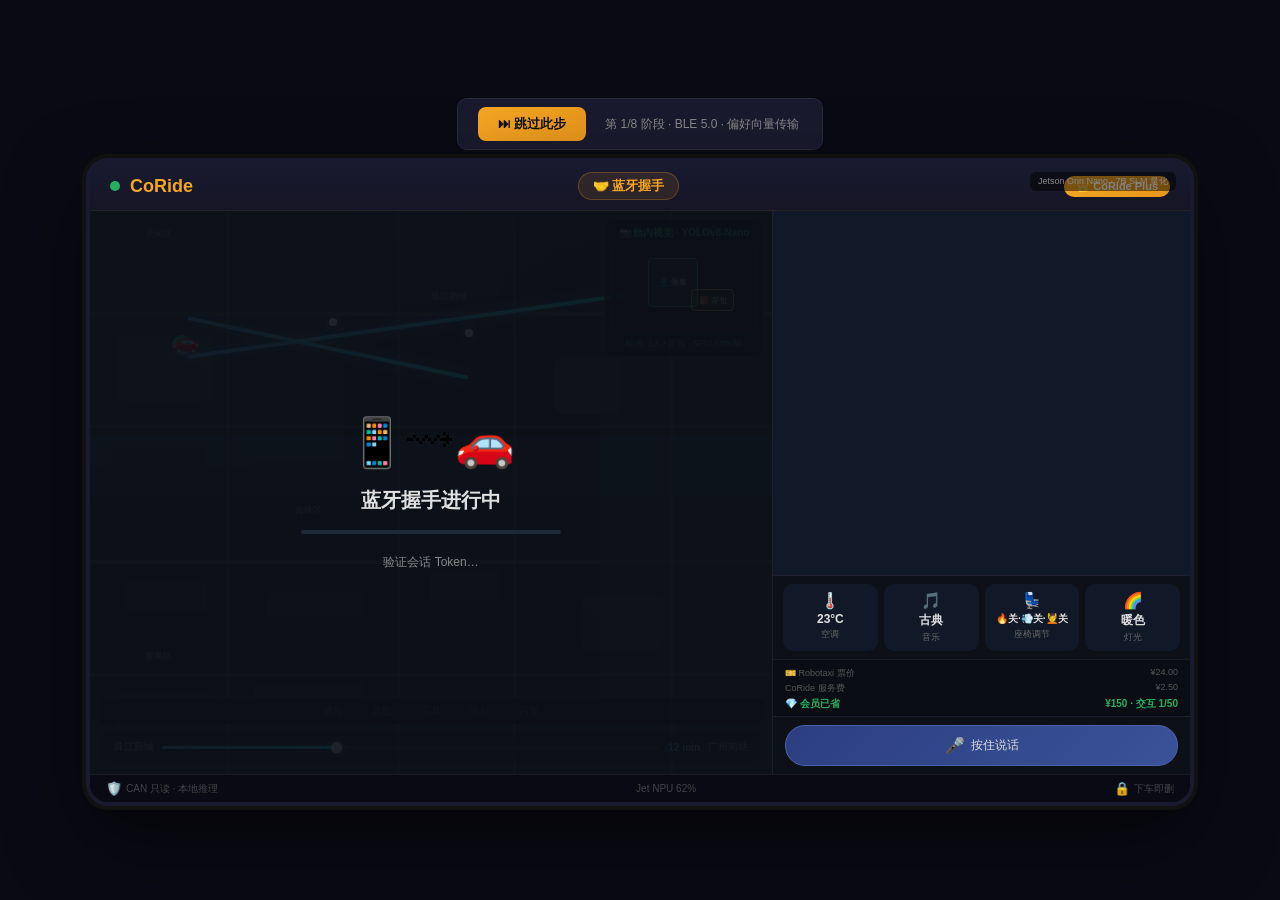
<file: InCarGui/index.html>
﻿<!DOCTYPE html>
<html lang="zh-CN">
<head>
<meta charset="UTF-8">
<meta name="viewport" content="width=device-width,initial-scale=1.0">
<title>CoRide In-Car Agent</title>
<link rel="stylesheet" href="css/style.css">
</head>
<body>

<div class="demo-wrapper">
  <div class="skip-bar">
    <button class="skip-btn" id="skipBtn" onclick="skipPhase()">⏭ 跳过此步</button>
    <div class="skip-info" id="skipInfo">第 1/8 阶段 · BLE 5.0 · 偏好向量传输</div>
  </div>

  <div class="car-display">
    <div class="top-bar">
      <div class="brand"><span class="dot"></span>CoRide</div>
      <div class="journey-phase" id="phaseLabel">🤝 蓝牙握手</div>
      <div class="member">👑 CoRide Plus</div>
    </div>

    <div class="main-area">
      <div class="map-area" id="mapArea">
        <div class="water"></div>
        <div class="road-h" style="top:18%;height:4px"></div>
        <div class="road-h" style="top:38%;height:3px"></div>
        <div class="road-h" style="top:62%;height:4px"></div>
        <div class="road-h" style="top:82%;height:3px"></div>
        <div class="road-v" style="left:20%"></div>
        <div class="road-v" style="left:45%"></div>
        <div class="road-v" style="left:62%"></div>
        <div class="road-v" style="left:85%"></div>
        <div class="block" style="top:6%;left:4%;width:14%;height:8%"></div>
        <div class="block" style="top:5%;left:24%;width:16%;height:6%"></div>
        <div class="block" style="top:8%;left:48%;width:12%;height:7%"></div>
        <div class="block" style="top:42%;left:3%;width:14%;height:5%"></div>
        <div class="block" style="top:44%;left:24%;width:16%;height:4%"></div>
        <div class="block" style="top:40%;left:50%;width:10%;height:6%"></div>
        <div class="block" style="top:66%;left:5%;width:12%;height:5%"></div>
        <div class="block" style="top:68%;left:26%;width:14%;height:4%"></div>
        <div class="block" style="top:64%;left:50%;width:10%;height:5%"></div>
        <div class="block" style="top:86%;left:4%;width:14%;height:8%"></div>
        <div class="block" style="top:84%;left:24%;width:16%;height:8%"></div>
        <div class="park" style="top:22%;left:4%;width:14%;height:12%"></div>
        <div class="park" style="top:26%;left:68%;width:10%;height:10%"></div>
        <div class="park" style="top:68%;left:72%;width:12%;height:10%"></div>
        <div class="label" style="top:3%;left:8%">天河区</div>
        <div class="label" style="top:14%;left:50%">珠江新城</div>
        <div class="label" style="top:52%;left:30%">海珠区</div>
        <div class="label" style="top:78%;left:8%">番禺区</div>
        <div class="route" style="top:20%;left:14%;width:65%;transform:rotate(-8deg)"></div>
        <div class="route" style="top:24%;left:14%;width:42%;transform:rotate(12deg)"></div>
        <div class="route-dot" style="top:19%;left:35%"></div>
        <div class="route-dot" style="top:21%;left:55%"></div>
        <div class="pin start">📍</div>
        <div class="pin end">🎯</div>
        <div class="pin via" id="viaPin">☕</div>

        <div class="car-pos" id="carPos" style="top:21%;left:12%">🚗</div>

        <div class="ble-overlay" id="bleOverlay">
          <div class="ble-icon">📱⟿🚗</div>
          <div class="ble-title">蓝牙握手进行中</div>
          <div class="ble-bar"><div class="ble-fill" id="bleFill"></div></div>
          <div class="ble-steps" id="bleSteps">验证会话 Token…</div>
        </div>

        <div class="can-bubble fast" id="canPedestrian" style="display:none">
          <div class="can-icon">⚠️ 行人横穿</div>
          <div class="can-text">前方 200m · 建议减速</div>
          <div class="can-sub">快速通道 · 200ms 响应</div>
        </div>
        <div class="can-bubble deep" id="canTraffic" style="display:none">
          <div class="can-icon">🚦 前方拥堵</div>
          <div class="can-text">珠江新城段 · 缓行 800m</div>
          <div class="can-sub">SLM 推理 · 建议绕行</div>
        </div>
        <div class="can-bubble fast" id="canBrake" style="display:none">
          <div class="can-icon">🛑 前方急刹</div>
          <div class="can-text">保持车距 · 已自动减速</div>
          <div class="can-sub">快速通道 · 150ms 响应</div>
        </div>
        <div class="can-bubble deep" id="canDetour" style="display:none">
          <div class="can-icon">🚧 施工绕行</div>
          <div class="can-text">内环路封闭 · 已切换路线</div>
          <div class="can-sub">SLM 推理 · 节省 4 min</div>
        </div>

        <div class="order-card" id="orderCard" style="display:none">
          <div class="oc-header">☕ 星巴克预点单</div>
          <div class="oc-item">大杯冰拿铁 <span>¥36</span></div>
          <div class="oc-note">📱 已推送至手机确认</div>
          <div class="oc-status" id="ocStatus">等待确认…</div>
        </div>

        <div class="yolo-panel" id="yoloPanel">
          <div class="yolo-header">📷 舱内视觉 · YOLOv8-Nano</div>
          <div class="yolo-feed" id="yoloFeed">
            <div class="yolo-box yolo-person" id="yoloPerson" style="top:15%;left:25%;width:35%;height:55%">👤 乘客</div>
            <div class="yolo-box yolo-bag" id="yoloBag" style="top:50%;left:55%;width:30%;height:25%">🎒 背包</div>
            <div class="yolo-box yolo-phone" id="yoloPhone" style="top:60%;left:15%;width:18%;height:12%;display:none">📱 手机</div>
          </div>
          <div class="yolo-status" id="yoloStatus">检测: 1人+背包 · NPU 5ms/帧</div>
        </div>

        <div class="pipeline" id="pipeline">
          <span class="pl-stage" id="plPerc">感知</span><span class="pl-arrow">→</span>
          <span class="pl-stage" id="plIntent">意图</span><span class="pl-arrow">→</span>
          <span class="pl-stage" id="plTool">工具</span><span class="pl-arrow">→</span>
          <span class="pl-stage" id="plExec">执行</span><span class="pl-arrow">→</span>
          <span class="pl-stage" id="plReply">回复</span>
        </div>

        <div class="via-tag" id="viaTag" style="display:none">☕ 星巴克 · 3min 后到达</div>

        <div class="timeline">
          <span>珠江新城</span>
          <div class="tl-bar"><div class="tl-fill" id="tlFill"></div><div class="tl-dot" id="tlDot"></div></div>
          <span class="tl-eta" id="tlEta">12 min</span>
          <span>广州南站</span>
        </div>
      </div>

      <div class="right-side">
        <div class="agent-chat" id="agentChat"></div>

        <div class="env-status">
          <div class="es-item" onclick="openSheet('temp')">
            <span class="es-icon">🌡️</span><span class="es-val" id="envTemp">23°C</span><span class="es-label">空调</span>
          </div>
          <div class="es-item" onclick="openSheet('music')">
            <span class="es-icon">🎵</span><span class="es-val" id="envMusic">古典</span><span class="es-label">音乐</span>
          </div>
          <div class="es-item" onclick="openSheet('seat')">
            <span class="es-icon">💺</span><span class="es-val" id="envSeat" style="font-size:10px">🔥关·💨关·💆关</span><span class="es-label">座椅调节</span>
          </div>
          <div class="es-item" onclick="openSheet('light')">
            <span class="es-icon">🌈</span><span class="es-val" id="envLight">暖色</span><span class="es-label">灯光</span>
          </div>
        </div>

        <div class="trip-mini" id="tripMini">
          <div class="tm-row"><span>🎫 Robotaxi 票价</span><span>¥24.00</span></div>
          <div class="tm-row"><span>CoRide 服务费</span><span>¥2.50</span></div>
          <div class="tm-row highlight"><span>💎 会员已省</span><span>¥150 · 交互 1/50</span></div>
        </div>

        <div class="voice-bar">
          <button class="voice-btn" id="voiceBtn" onmousedown="startVoice()" onmouseup="stopVoice()" onmouseleave="stopVoice()" ontouchstart="startVoice()" ontouchend="stopVoice()">
            <span class="mic">🎤</span> 按住说话
          </button>
        </div>
      </div>
    </div>

    <div class="sheet-overlay" id="sheetOverlay" onclick="closeSheet()"></div>

    <div class="env-sheet" id="sheetTemp">
      <div class="sheet-handle"></div><div class="sheet-title">🌡️ 空调温度</div>
      <div class="sheet-body">
        <div class="temp-display" id="sheetTempVal">23°C</div>
        <input type="range" min="18" max="28" value="23" id="sheetTempSlider" oninput="adjustTemp(this.value)">
        <div class="temp-labels"><span>18°C 凉爽</span><span>28°C 温暖</span></div>
      </div>
    </div>

    <div class="env-sheet" id="sheetMusic">
      <div class="sheet-handle"></div><div class="sheet-title">🎵 车内多媒体</div>
      <div class="sheet-body">
        <div class="sheet-tabs" id="musicTabs">
          <span class="st-tab active" onclick="switchMusicTab('music',this)">🎵 音乐</span>
          <span class="st-tab" onclick="switchMusicTab('radio',this)">📻 电台</span>
          <span class="st-tab" onclick="switchMusicTab('mute',this)">🔇 静音</span>
        </div>
        <div class="sheet-tab-body" id="musicPanel">
          <div class="sheet-opt selected" onclick="pickMusic('古典',this)">古典 <span class="chk">✓</span></div>
          <div class="sheet-opt" onclick="pickMusic('流行',this)">流行</div>
          <div class="sheet-opt" onclick="pickMusic('爵士',this)">爵士</div>
          <div class="sheet-opt" onclick="pickMusic('电子',this)">电子</div>
          <div class="sheet-opt" onclick="pickMusic('安静',this)">安静</div>
        </div>
        <div class="sheet-tab-body" id="radioPanel" style="display:none">
          <div class="sheet-opt" onclick="pickRadio('城市之声',this)">📻 城市之声</div>
          <div class="sheet-opt" onclick="pickRadio('音乐之声',this)">📻 音乐之声</div>
          <div class="sheet-opt" onclick="pickRadio('交通广播',this)">📻 交通广播</div>
          <div class="sheet-opt" onclick="pickRadio('古典音乐台',this)">📻 古典音乐台</div>
        </div>
        <div class="sheet-tab-body" id="mutePanel" style="display:none">
          <div class="mute-hint">🔇 已开启静音模式<br><span>仅保留安全警报提示音</span></div>
        </div>
      </div>
    </div>

    <div class="env-sheet" id="sheetSeat">
      <div class="sheet-handle"></div><div class="sheet-title">💺 座椅模式调节</div>
      <div class="sheet-body">
        <div class="sheet-tabs" id="seatTabs">
          <span class="st-tab active" onclick="switchSeatTab('heat',this)">🔥 加热</span>
          <span class="st-tab" onclick="switchSeatTab('vent',this)">💨 通风</span>
          <span class="st-tab" onclick="switchSeatTab('massage',this)">💆 按摩</span>
        </div>
        <div class="sheet-tab-body" id="heatPanel">
          <div class="seat-levels">
            <span class="sl-btn selected" onclick="setSeatLevel('heat','关',this)">关</span>
            <span class="sl-btn" onclick="setSeatLevel('heat','低',this)">低</span>
            <span class="sl-btn" onclick="setSeatLevel('heat','中',this)">中</span>
            <span class="sl-btn" onclick="setSeatLevel('heat','高',this)">高</span>
          </div>
        </div>
        <div class="sheet-tab-body" id="ventPanel" style="display:none">
          <div class="seat-levels">
            <span class="sl-btn selected" onclick="setSeatLevel('vent','关',this)">关</span>
            <span class="sl-btn" onclick="setSeatLevel('vent','低',this)">低</span>
            <span class="sl-btn" onclick="setSeatLevel('vent','中',this)">中</span>
            <span class="sl-btn" onclick="setSeatLevel('vent','高',this)">高</span>
          </div>
        </div>
        <div class="sheet-tab-body" id="massagePanel" style="display:none">
          <div class="seat-levels">
            <span class="sl-btn selected" onclick="setSeatLevel('massage','关',this)">关</span>
            <span class="sl-btn" onclick="setSeatLevel('massage','低',this)">低</span>
            <span class="sl-btn" onclick="setSeatLevel('massage','中',this)">中</span>
            <span class="sl-btn" onclick="setSeatLevel('massage','高',this)">高</span>
          </div>
        </div>
      </div>
    </div>

    <div class="env-sheet" id="sheetLight">
      <div class="sheet-handle"></div><div class="sheet-title">🌈 氛围灯</div>
      <div class="sheet-body">
        <div class="sheet-opt selected" onclick="pickLight('暖色',this)">暖色 <span class="chk">✓</span></div>
        <div class="sheet-opt" onclick="pickLight('冷色',this)">冷色</div>
        <div class="sheet-opt" onclick="pickLight('紫色',this)">紫色</div>
        <div class="sheet-opt" onclick="pickLight('自动',this)">自动</div>
      </div>
    </div>

    <div class="bottom-bar">
      <div class="bb-item"><span class="bb-icon">🛡️</span> CAN 只读 · 本地推理</div>
      <div class="bb-item" id="npuStatus">Jet NPU 62%</div>
      <div class="bb-item"><span class="bb-icon">🔒</span> 下车即删</div>
    </div>

    <div class="info-tag">Jetson Orin Nano · 7B SLM 量化</div>

    <div class="wipe-overlay" id="wipeOverlay" style="display:none">
      <div class="wipe-icon">🔒</div>
      <div class="wipe-title">下车即删</div>
      <div class="wipe-bar"><div class="wipe-fill" id="wipeFill"></div></div>
      <div class="wipe-text">用户数据全零覆写中…</div>
    </div>
  </div>
</div>

<script src="js/demo.js"></script>

</body>
</html>
</file>
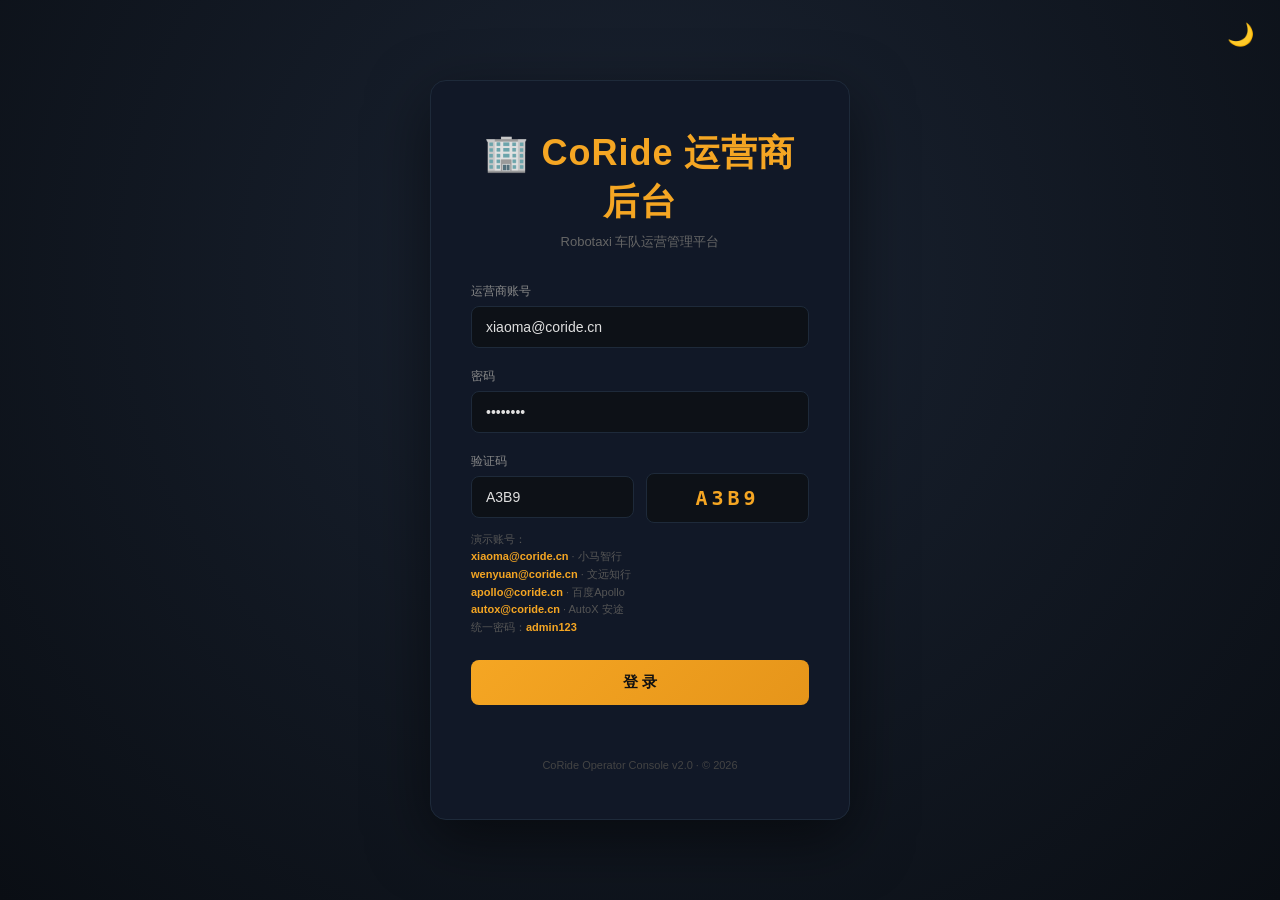
<file: OperatorAdmin/index.html>
<!DOCTYPE html>
<html lang="zh-CN">
<head>
  <meta charset="UTF-8">
  <meta name="viewport" content="width=device-width,initial-scale=1.0">
  <title>CoRide 运营商管理后台</title>
  <link rel="stylesheet" href="css/style.css">
</head>
<body>

<!-- Auth check script (inline) -->
<script>
if (!sessionStorage.getItem('op_logged_in')) { window.location.href = 'login.html'; }
</script>

<div class="admin-layout">

  <!-- SIDEBAR -->
  <aside class="sidebar">
   <div class="sidebar-logo"><span class="sl-dot"></span><span id="sidebarOpName">运营商</span></div>
   <nav class="sidebar-nav">
     <div class="sn-section">主菜单</div>
     <a class="sn-item active" data-page="dashboard" onclick="navTo('dashboard')"><span class="sn-icon">📊</span> 仪表盘</a>
      
     <div class="sn-section">业务管理</div>
     <a class="sn-item" data-page="vehicles" onclick="navTo('vehicles')"><span class="sn-icon">🚗</span> 车辆管理</a>
     <a class="sn-item" data-page="orders" onclick="navTo('orders')"><span class="sn-icon">📋</span> 订单管理</a>
     <a class="sn-item" data-page="reviews" onclick="navTo('reviews')"><span class="sn-icon">⭐</span> 评价管理</a>
      
     <div class="sn-section">数据与对接</div>
     <a class="sn-item" data-page="revenue" onclick="navTo('revenue')"><span class="sn-icon">💰</span> 营收分析</a>
     <a class="sn-item" data-page="ota" onclick="navTo('ota')"><span class="sn-icon">🔄</span> OTA 版本</a>
     <a class="sn-item" data-page="tickets" onclick="navTo('tickets')"><span class="sn-icon">🎫</span> 工单管理 <span class="sn-badge" id="ticketBadge" style="display:none">0</span></a>
      
     <div class="sn-section">系统</div>
     <a class="sn-item" data-page="settings" onclick="navTo('settings')"><span class="sn-icon">⚙️</span> 系统设置</a>
   </nav>
    <div class="sidebar-user">
      <div class="su-avatar" id="sidebarUserAvatar">小</div>
      <div class="su-info">
        <div class="su-name" id="sidebarUserName">运营商管理员</div>
        <div class="su-role" id="sidebarUserRole">车队管理</div>
      </div>
      <span class="su-logout" onclick="handleLogout()">退出</span>
    </div>
  </aside>

  <!-- MAIN CONTENT -->
  <div class="main-content">
    <header class="top-header">
      <div class="th-left">
        <div class="th-breadcrumb">CoRide <span>›</span> <span class="current" id="breadcrumb">仪表盘</span></div>
      </div>
      <div class="th-right">
        <div class="th-search">
          <span class="th-search-icon">🔍</span>
          <input type="text" placeholder="搜索订单/车辆…" id="globalSearch" onkeyup="handleGlobalSearch(event)">
        </div>
        <div class="theme-toggle" onclick="toggleTheme()" title="切换日/夜模式" id="themeToggle">🌙</div>
        <div class="th-notif" title="通知">🔔<span class="th-notif-dot"></span></div>
        <div style="font-size:13px;color:var(--text-tertiary)" id="liveClock"></div>
      </div>
    </header>

    <div class="content-area" id="contentArea">

      <!-- PAGE: Dashboard 仪表盘 -->
      <div class="content-page active" id="page-dashboard">
        <div class="kpi-grid">
          <div class="kpi-card" onclick="navTo('vehicles')">
            <div class="kc-icon blue">🚗</div>
            <div class="kc-body"><div class="kc-val" id="kpiFleet">—</div><div class="kc-label">车队在线</div><div class="kc-change up" id="kpiFleetChange">—</div></div>
          </div>
          <div class="kpi-card" onclick="navTo('orders')">
            <div class="kc-icon orange">📋</div>
            <div class="kc-body"><div class="kc-val" id="kpiOrders">—</div><div class="kc-label">今日订单</div><div class="kc-change up" id="kpiOrdersChange">—</div></div>
          </div>
          <div class="kpi-card" onclick="navTo('revenue')">
            <div class="kc-icon green">💰</div>
            <div class="kc-body"><div class="kc-val" id="kpiRevenue">—</div><div class="kc-label">今日流水</div><div class="kc-change up" id="kpiRevenueChange">—</div></div>
          </div>
          <div class="kpi-card" onclick="navTo('reviews')">
            <div class="kc-icon red">⭐</div>
            <div class="kc-body"><div class="kc-val" id="kpiRating">—</div><div class="kc-label">用户评分</div><div class="kc-change up">—</div></div>
          </div>
        </div>

        <div class="chart-row">
          <div class="panel">
            <div class="panel-title">🚗 车辆实时状态</div>
            <div class="panel-body"><div class="veh-grid" id="vehGrid"></div></div>
          </div>
          <div class="panel">
            <div class="panel-title">📋 实时订单流</div>
            <div class="panel-body"><div class="order-list" id="orderList"></div></div>
          </div>
        </div>

        <div class="trend-row">
          <div class="panel">
            <div class="panel-title">💬 最新评价</div>
            <div class="panel-body"><div class="review-list" id="reviewList"></div></div>
          </div>
          <div class="panel">
            <div class="panel-title">🛡️ Jet 设备健康</div>
            <div class="panel-body">
              <div class="js-item"><div class="js-val good" id="jhOnlineRate">—</div><div class="js-label">设备在线率</div><div class="js-bar"><div class="js-fill" id="jhFill" style="width:0%"></div></div></div>
              <div class="js-item"><div class="js-val" id="jhAvgNpu">—</div><div class="js-label">平均 NPU 负载</div><div class="js-bar"><div class="js-fill warn" id="jhNpuFill" style="width:0%"></div></div></div>
              <div class="jet-summary" style="margin-top:12px"><span>✅ <b id="jhOnline">—</b> 正常</span><span>🔴 <b id="jhTotal">—</b> 总计</span></div>
            </div>
          </div>
        </div>

        <div class="panel" style="margin-top:16px">
          <div class="panel-title">📈 近 30 天订单趋势</div>
          <div class="panel-body">
            <div class="sparkline-chart" id="sparkline">▁▂▃▄▅▆▇█▇▆▅▆▇▇██▇▆▅▆▇█▇▆▅▆▇██▇▆</div>
            <div class="trend-labels"><span>月初基线</span><span>当前日均 <b style="color:var(--green)" id="sparkCurrent">—</b></span></div>
          </div>
        </div>
      </div>

      <!-- PAGE: Vehicles 车辆管理 -->
      <div class="content-page" id="page-vehicles">
        <div class="order-stat-row">
          <div class="order-stat"><div class="os-val good" id="vehOnline">—</div><div class="os-label">在线</div></div>
          <div class="order-stat"><div class="os-val" style="color:var(--orange)" id="vehOffline">—</div><div class="os-label">离线</div></div>
          <div class="order-stat"><div class="os-val" style="color:var(--red)" id="vehFault">—</div><div class="os-label">返修/故障</div></div>
          <div class="order-stat"><div class="os-val" id="vehOnlineRate">—</div><div class="os-label">在线率</div></div>
        </div>
        <div class="table-toolbar">
          <div class="tt-left">
            <select id="vehFilter" onchange="renderVehicles()">
              <option value="all">全部状态</option><option value="online">在线</option><option value="offline">离线</option><option value="fault">返修/故障</option>
            </select>
            <input type="text" placeholder="搜索车辆ID…" id="vehSearch" oninput="renderVehicles()">
          </div>
          <span class="tt-count" id="vehCount">共 0 台</span>
        </div>
        <table class="data-table">
          <thead><tr>
            <th>车辆ID</th><th>车型</th><th>状态</th><th>NPU 负载</th><th>今日订单</th><th>今日流水</th><th>硬件版本</th><th>软件版本</th><th>最后维护</th><th>操作</th>
          </tr></thead>
          <tbody id="vehTableBody"></tbody>
        </table>
        <div class="pagination" id="vehPagination"></div>
      </div>

      <!-- PAGE: Orders 订单管理 -->
      <div class="content-page" id="page-orders">
        <div class="order-stat-row">
          <div class="order-stat"><div class="os-val" id="osToday">—</div><div class="os-label">今日订单</div></div>
          <div class="order-stat"><div class="os-val" id="osRevenue">—</div><div class="os-label">今日流水</div></div>
          <div class="order-stat"><div class="os-val" id="osCompleteRate">—</div><div class="os-label">完成率</div></div>
          <div class="order-stat"><div class="os-val" id="osAvgPrice">—</div><div class="os-label">均单价</div></div>
        </div>
        <div class="table-toolbar">
          <div class="tt-left">
            <select id="orderFilter" onchange="orderPage=1;renderOrders()">
              <option value="all">全部状态</option><option value="completed">已完成</option><option value="ongoing">进行中</option><option value="cancelled">已取消</option>
            </select>
            <input type="text" placeholder="搜索订单号/车辆ID…" id="orderSearch" oninput="orderPage=1;renderOrders()">
          </div>
          <span class="tt-count" id="orderCount">共 0 单</span>
        </div>
        <table class="data-table">
          <thead><tr>
            <th>订单号</th><th>车辆</th><th>路线</th><th>金额</th><th>距离</th><th>状态</th><th>时间</th>
          </tr></thead>
          <tbody id="orderTableBody"></tbody>
        </table>
        <div class="pagination" id="orderPagination"></div>
      </div>

      <!-- PAGE: Revenue 营收分析 -->
      <div class="content-page" id="page-revenue">
        <div class="order-stat-row">
          <div class="order-stat" id="revKpiTotal"><div class="os-val">—</div><div class="os-label">今日流水</div></div>
          <div class="order-stat" id="revKpiCompleted"><div class="os-val">—</div><div class="os-label">已完成</div></div>
          <div class="order-stat" id="revKpiAvg"><div class="os-val">—</div><div class="os-label">均单价</div></div>
        </div>
        <div class="panel">
          <div class="panel-title">📈 月度流水趋势</div>
          <div class="panel-body" id="revBars"></div>
        </div>
        <div style="text-align:center;margin-top:12px;font-size:12px;color:var(--text-dim)" id="revTarget"></div>
        <div id="revTrendChart" style="display:none"></div>
      </div>

      <!-- PAGE: OTA 版本查看 -->
      <div class="content-page" id="page-ota">
        <div style="display:flex;justify-content:space-between;align-items:center;margin-bottom:16px">
          <div style="display:flex;gap:8px;align-items:center">
            <span class="badge blue" style="font-size:12px;padding:6px 14px">📖 仅查看 · 升级需提交工单</span>
            <select id="otaFilter" onchange="renderOTA()" style="padding:6px 12px;background:var(--bg-secondary);border:1px solid var(--border-default);border-radius:6px;color:var(--text-primary);font-size:12px">
              <option value="all">全部版本</option>
              <option value="pending">待升级</option>
              <option value="latest">已最新</option>
            </select>
            <span style="font-size:12px;color:var(--text-dim)" id="otaCount"></span>
          </div>
          <button class="ticket-btn" onclick="openTicketModal('upgrade')">📤 提交升级申请工单</button>
        </div>
        <div class="order-stat-row">
          <div class="order-stat"><div class="os-val" id="otaNeedUpgrade">—</div><div class="os-label">待升级</div></div>
          <div class="order-stat"><div class="os-val" id="otaUpToDate">—</div><div class="os-label">已最新</div></div>
          <div class="order-stat"><div class="os-val" id="otaCoverage">—</div><div class="os-label">覆盖率</div></div>
        </div>
        <div class="panel">
          <div class="panel-title">🔄 Jet 固件版本分布</div>
          <div class="panel-body" id="versionBars"></div>
        </div>
        <table class="data-table" style="margin-top:16px">
          <thead><tr>
            <th>车辆ID</th><th>型号</th><th>硬件版本</th><th>当前固件</th><th>最新固件</th><th>状态</th><th>操作</th>
          </tr></thead>
          <tbody id="otaTableBody"></tbody>
        </table>
      </div>

      <!-- PAGE: Tickets 工单管理 -->
      <div class="content-page" id="page-tickets">
        <div style="display:flex;justify-content:space-between;align-items:center;margin-bottom:16px;gap:12px">
          <div style="display:flex;gap:0;border-radius:10px;overflow:hidden;border:2px solid var(--border-default)">
            <div id="tkTabIncoming" style="padding:10px 18px;background:var(--orange);color:#fff;font-size:13px;font-weight:600;cursor:pointer;white-space:nowrap" onclick="setTicketDirection('incoming')">📥 CoRide → 运营商</div>
            <div id="tkTabOutgoing" style="padding:10px 18px;background:var(--bg-tertiary);color:var(--text-primary);font-size:13px;font-weight:600;cursor:pointer;white-space:nowrap" onclick="setTicketDirection('outgoing')">📤 运营商 → CoRide</div>
          </div>
          <div style="display:flex;gap:8px;align-items:center;flex-wrap:wrap">
            <span class="badge gray" style="cursor:pointer" onclick="filterTickets('all')" id="tkFilterAll">全部</span>
            <span class="badge orange" style="cursor:pointer" onclick="filterTickets('pending')" id="tkFilterPending">待处理</span>
            <span class="badge blue" style="cursor:pointer" onclick="filterTickets('in_progress')" id="tkFilterProgress">处理中</span>
            <span class="badge green" style="cursor:pointer" onclick="filterTickets('done')" id="tkFilterDone">已完成</span>
            <button class="ticket-btn" onclick="openTicketModal()">+ 新建工单</button>
          </div>
        </div>
        <div id="ticketList"></div>
      </div>

      <!-- PAGE: Reviews 评价管理 -->
      <div class="content-page" id="page-reviews">
        <div class="order-stat-row">
          <div class="order-stat"><div class="os-val" id="reviewAvg">—</div><div class="os-label">均分</div></div>
          <div class="order-stat"><div class="os-val" id="reviewTotal">—</div><div class="os-label">今日评价</div></div>
          <div class="order-stat"><div class="os-val" id="rvReplyRate">—</div><div class="os-label">回复率</div></div>
          <div class="order-stat"><div class="os-val" id="rvRespTime">—</div><div class="os-label">平均响应</div></div>
        </div>
        <div class="chart-row">
          <div class="panel">
            <div class="panel-title">⭐ 评分分布</div>
            <div class="panel-body" id="reviewBars"></div>
          </div>
          <div class="panel">
            <div class="panel-title">💬 最新评价</div>
            <div class="panel-body"><div class="review-list" id="reviewFullList" style="max-height:300px;overflow-y:auto"></div></div>
          </div>
        </div>
      </div>

      <!-- PAGE: Settings 系统设置 -->
      <div class="content-page" id="page-settings">
        <div class="settings-section">
          <div class="ss-title">👤 运营商信息</div>
          <div id="settingsProfile"></div>
        </div>
        <div class="settings-section">
          <div class="ss-title">🔔 通知设置</div>
          <div class="settings-row"><div class="sr-label">新工单通知<div class="sr-desc">CoRide 平台处理工单时通知</div></div><div class="toggle-switch on" onclick="this.classList.toggle('on')"></div></div>
          <div class="settings-row"><div class="sr-label">车辆异常告警<div class="sr-desc">车辆离线/故障时立即通知</div></div><div class="toggle-switch on" onclick="this.classList.toggle('on')"></div></div>
          <div class="settings-row"><div class="sr-label">OTA 升级提醒<div class="sr-desc">有新固件版本时通知</div></div><div class="toggle-switch on" onclick="this.classList.toggle('on')"></div></div>
        </div>
        <button class="settings-save" onclick="showToast('设置已保存')">💾 保存设置</button>
        <button class="settings-save" id="settingsLogout" style="background:var(--danger);color:#fff;border-color:var(--danger);margin-top:8px">🚪 退出登录</button>
      </div>

    </div><!-- /content-area -->

    <div class="footer">
      <span>🔒 端到端加密 · 数据仅运营商可见</span>
      <span>CoRide Operator Console v2.0 · © 2026</span>
    </div>
  </div><!-- /main-content -->
</div><!-- /admin-layout -->

<!-- Modal Overlay -->
<div class="modal-overlay" id="modalOverlay" style="display:none" onclick="if(event.target===this)closeModal()">
  <div class="modal" id="modalContent"></div>
</div>

<!-- Toast -->
<div id="toastContainer"></div>

<script src="js/app.js"></script>
</body>
</html>
</file>
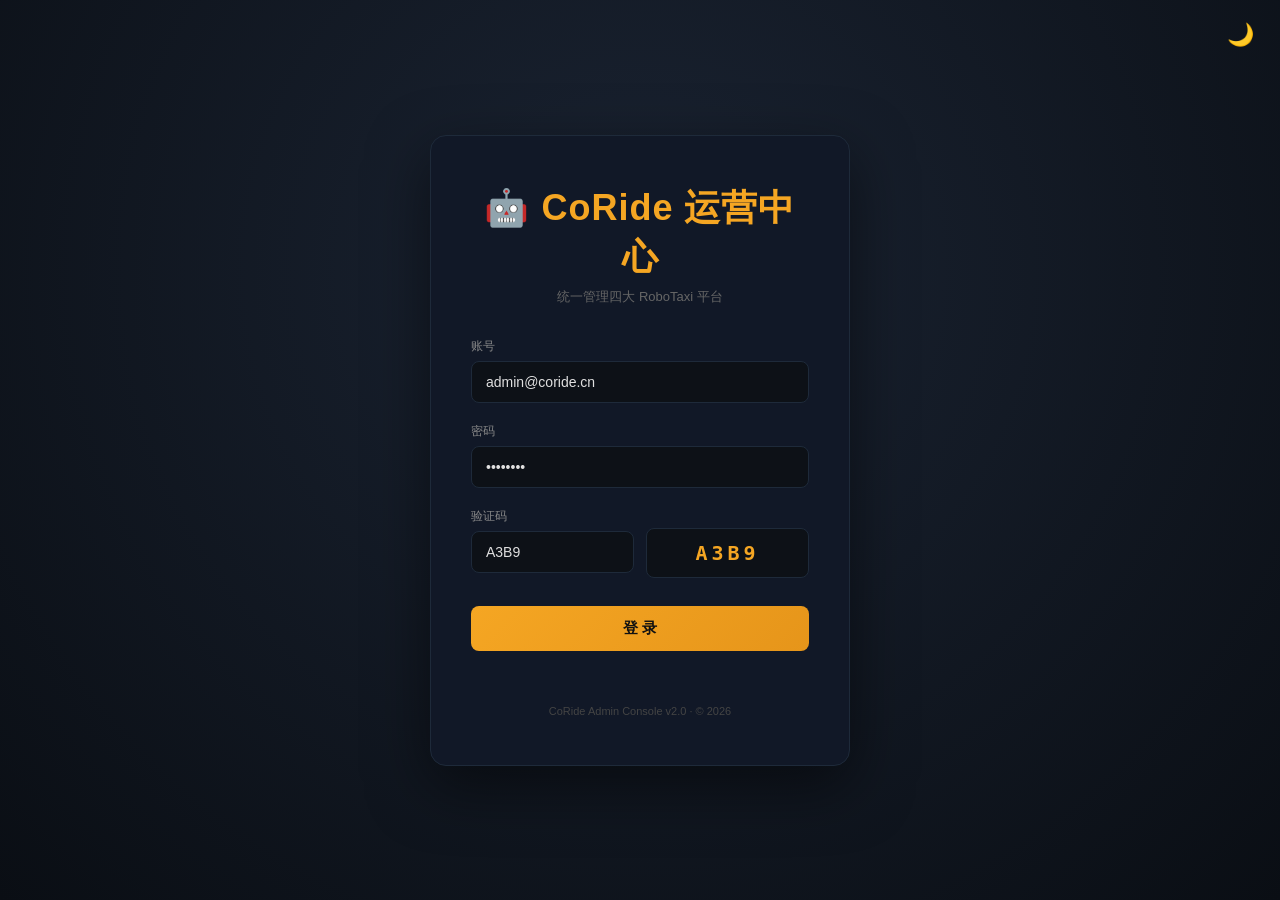
<file: PlatformAdmin/index.html>
﻿<!DOCTYPE html>
<html lang="zh-CN">
<head>
<meta charset="UTF-8">
<meta name="viewport" content="width=device-width,initial-scale=1.0">
<title>CoRide 运营中心 — 平台管理后台</title>
<link rel="stylesheet" href="css/style.css">
</head>
<body>

<div class="admin-layout">

  <!-- ═══ SIDEBAR ═══ -->
  <aside class="sidebar">
    <div class="sidebar-logo"><span class="sl-dot"></span>CoRide</div>
    <nav class="sidebar-nav">
      <div class="sn-section">主菜单</div>
      <a class="sn-item active" data-page="dashboard" onclick="navTo('dashboard')"><span class="sn-icon">📊</span> 仪表盘</a>
      <div class="sn-section">业务管理</div>
      <a class="sn-item" data-page="operators" onclick="navTo('operators')"><span class="sn-icon">🏢</span> 运营商管理</a>
      <a class="sn-item" data-page="vehicles" onclick="navTo('vehicles')"><span class="sn-icon">🚗</span> 车辆管理</a>
      <a class="sn-item" data-page="orders" onclick="navTo('orders')"><span class="sn-icon">📋</span> 订单管理</a>
      <a class="sn-item" data-page="users" onclick="navTo('users')"><span class="sn-icon">👥</span> 用户管理</a>
      <a class="sn-item" data-page="members" onclick="navTo('members')"><span class="sn-icon">👑</span> 会员管理</a>
      <div class="sn-section">营收与运维</div>
      <a class="sn-item" data-page="revenue" onclick="navTo('revenue')"><span class="sn-icon">💰</span> 营收分析</a>
      <a class="sn-item" data-page="ota" onclick="navTo('ota')"><span class="sn-icon">🔄</span> OTA 升级</a>
      <a class="sn-item" data-page="tickets" onclick="navTo('tickets')"><span class="sn-icon">🎫</span> 工单管理</a>
      <a class="sn-item" data-page="hardware" onclick="navTo('hardware')"><span class="sn-icon">🖥</span> 硬件资产</a>
      <div class="sn-section">客服中心</div>
      <a class="sn-item" data-page="chat" onclick="navTo('chat')"><span class="sn-icon">💬</span> 在线客服</a>
      <div class="sn-section">系统</div>
      <a class="sn-item" data-page="settings" onclick="navTo('settings')"><span class="sn-icon">⚙️</span> 系统设置</a>
    </nav>
    <div class="sidebar-user">
      <div class="su-avatar">张</div>
      <div class="su-info">
        <div class="su-name" id="sidebarUserName">系统管理员</div>
        <div class="su-role">超级管理员</div>
      </div>
      <span class="su-logout" onclick="handleLogout()">退出</span>
    </div>
  </aside>

  <!-- ═══ MAIN ═══ -->
  <div class="main-content">
    <!-- Top Header -->
    <header class="top-header">
      <div class="th-left">
        <div class="th-breadcrumb">CoRide <span>›</span> <span class="current" id="breadcrumb">仪表盘</span></div>
      </div>
      <div class="th-right">
        <div class="th-search">
          <span class="th-search-icon">🔍</span>
          <input type="text" placeholder="搜索订单/车辆/用户…" id="globalSearch" onkeyup="handleGlobalSearch(event)">
        </div>
        <div class="theme-toggle" onclick="toggleTheme()" title="切换日/夜模式" id="themeToggle">🌙</div>
        <div class="th-notif" title="通知">🔔<span class="th-notif-dot"></span></div>
        <div style="font-size:13px;color:var(--text-tertiary)" id="liveClock"></div>
      </div>
    </header>

    <!-- Content Area -->
    <div class="content-area" id="contentArea">

      <!-- ═══ 仪表盘 Dashboard ═══ -->
      <div class="content-page active" id="page-dashboard">
        <div class="kpi-grid">
          <div class="kpi-card">
            <div class="kc-icon orange">📈</div>
            <div class="kc-body"><div class="kc-val" id="kpiOrders">—</div><div class="kc-label">今日增量订单</div><div class="kc-change up">↑ 12% MoM</div></div>
          </div>
          <div class="kpi-card">
            <div class="kc-icon green">💰</div>
            <div class="kc-body"><div class="kc-val" id="kpiRevenue">—</div><div class="kc-label">增量流水</div><div class="kc-change up">↑ 15% MoM</div></div>
          </div>
          <div class="kpi-card">
            <div class="kc-icon blue">🚗</div>
            <div class="kc-body"><div class="kc-val"><span id="kpiFleet">47</span><span style="font-size:14px;color:var(--text-muted)">/50</span></div><div class="kc-label">车队车辆在线</div><div class="kc-change" style="color:var(--orange)">3 台维护中</div></div>
          </div>
          <div class="kpi-card">
            <div class="kc-icon red">⭐</div>
            <div class="kc-body"><div class="kc-val">4.9</div><div class="kc-label">用户评分</div><div class="kc-change up">↑ 0.2</div></div>
          </div>
        </div>

        <div class="chart-row">
          <div class="panel">
            <div class="panel-title">🗺 各平台订单热力图</div>
            <div class="heatmap">
              <div class="hm-zone" style="top:8%;left:8%;width:22%;height:18%"><span>白云区</span></div>
              <div class="hm-zone" style="top:8%;left:34%;width:18%;height:14%"><span>天河区</span></div>
              <div class="hm-zone" style="top:10%;left:56%;width:14%;height:12%"><span>黄埔区</span></div>
              <div class="hm-zone" style="top:28%;left:10%;width:16%;height:25%"><span>越秀/荔湾</span></div>
              <div class="hm-zone" style="top:28%;left:30%;width:22%;height:32%"><span>海珠区</span></div>
              <div class="hm-zone" style="top:50%;left:56%;width:14%;height:18%"><span>番禺区</span></div>
              <div class="hm-hot" style="top:5%;left:12%"><span>✈ 白云机场</span><div class="hm-count">CoRide 350单</div></div>
                            <div class="hm-hot" style="top:42%;left:62%"><span>🚄 广州南站</span><div class="hm-count">CoRide 280单</div></div>
                            <div class="hm-hot" style="top:22%;left:30%"><span>🏙 珠江新城</span><div class="hm-count">CoRide 220单</div></div>
              <div class="hm-legend">
                <span class="hm-leg-item"><span class="hm-dot coride"></span>小马智行</span>
                <span class="hm-leg-item"><span class="hm-dot self"></span>文远知行</span>
                <span class="hm-leg-item"><span class="hm-dot" style="background:#4facfe"></span>百度Apollo</span>
                <span class="hm-leg-item"><span class="hm-dot" style="background:#e74c3c"></span>AutoX</span>
              </div>
            </div>
          </div>
          <div class="panel">
            <div class="panel-title">🚗 车辆实时状态</div>
            <div class="panel-body"><div class="veh-grid" id="vehGrid"></div></div>
          </div>
        </div>

        <div class="trend-row">
          <div class="panel">
            <div class="panel-title">📈 近 30 天各平台订单趋势</div>
            <div class="panel-body">
              <div class="sparkline-chart" id="sparkline">▁▂▃▄▅▆▇█▇▆▅▆▇▇██▇▆▅▆▇█▇▆▅▆▇██▇▆</div>
              <div class="trend-labels"><span>1月 · 全平台 ~450 单/天</span><span>当前 1,150 单/天 <b style="color:var(--green)">+156%</b></span></div>
              <div class="trend-compare" style="margin-top:16px">
                              <div class="tc-bar"><div class="tc-label">月初基线</div><div class="tc-track"><div class="tc-fill old" style="width:39%">~450</div></div></div>
                              <div class="tc-bar"><div class="tc-label">当前日均</div><div class="tc-track"><div class="tc-fill new" style="width:100%">1,150</div></div></div>
              </div>
            </div>
          </div>
          <div class="panel">
            <div class="panel-title">🛡️ Jet 设备健康</div>
            <div class="panel-body">
              <div class="js-item"><div class="js-val good">97.4%</div><div class="js-label">设备在线率</div><div class="js-bar"><div class="js-fill" style="width:97.4%"></div></div></div>
              <div class="js-item"><div class="js-val">62%</div><div class="js-label">平均 NPU 负载</div><div class="js-bar"><div class="js-fill warn" style="width:62%"></div></div></div>
              <div class="jet-summary" style="margin-top:12px"><span>✅ 47 正常</span><span>🟡 2 维护</span><span>🔴 1 故障</span></div>
            </div>
          </div>
        </div>
      </div>

      <!-- ═══ 运营商管理 Operators ═══ -->
      <div class="content-page" id="page-operators">
        <div class="order-stat-row">
          <div class="order-stat"><div class="os-val" id="opTotalVehicles">50</div><div class="os-label">平台总车辆</div></div>
          <div class="order-stat"><div class="os-val" id="opOnlineRate">94%</div><div class="os-label">整体在线率（47/50）</div></div>
          <div class="order-stat"><div class="os-val" id="opDailyOrders">138</div><div class="os-label">今日总订单</div></div>
          <div class="order-stat"><div class="os-val">4</div><div class="os-label">接入平台</div></div>
        </div>
        <table class="data-table">
          <thead><tr><th>平台名称</th><th>车辆数</th><th>在线率</th><th>今日订单</th><th>今日流水</th><th>均价</th><th>评分</th><th>接入状态</th><th>操作</th></tr></thead>
          <tbody id="operatorTableBody"></tbody>
        </table>
      </div>

      <!-- ═══ 车辆管理 Vehicles ═══ -->
      <div class="content-page" id="page-vehicles">
        <div class="table-toolbar">
          <div class="tt-left">
            <select id="vehFilter" onchange="renderVehicles()">
              <option value="all">全部状态</option><option value="online">在线</option><option value="offline">离线</option><option value="fault">故障</option>
            </select>
            <input type="text" placeholder="搜索车辆ID…" id="vehSearch" oninput="renderVehicles()">
          </div>
          <span class="tt-count" id="vehCount">共 50 台</span>
        </div>
        <table class="data-table">
          <thead><tr>
            <th class="sortable" onclick="sortTable('vehicles','id')" id="vehThId">车辆ID <span class="sort-arrow">▲</span></th>
            <th class="sortable" onclick="sortTable('vehicles','platform')" id="vehThPlatform">所属平台</th>
            <th>车型</th>
            <th class="sortable" onclick="sortTable('vehicles','status')" id="vehThStatus">状态</th>
            <th class="sortable" onclick="sortTable('vehicles','npu')" id="vehThNpu">NPU 负载</th>
            <th class="sortable" onclick="sortTable('vehicles','orders')" id="vehThOrders">今日订单</th>
            <th class="sortable" onclick="sortTable('vehicles','revenue')" id="vehThRevenue">今日流水</th>
            <th>硬件版本</th><th>软件版本</th><th>操作</th></tr></thead>
          <tbody id="vehTableBody"></tbody>
        </table>
        <div class="pagination" id="vehPagination"></div>
      </div>

      <!-- ═══ 订单管理 Orders ═══ -->
      <div class="content-page" id="page-orders">
        <div class="order-stat-row">
          <div class="order-stat"><div class="os-val" id="osToday">—</div><div class="os-label">今日订单</div></div>
          <div class="order-stat"><div class="os-val" id="osRevenue">—</div><div class="os-label">今日流水</div></div>
          <div class="order-stat"><div class="os-val" id="osCorideShare">-</div><div class="os-label">服务费收入</div></div>
          <div class="order-stat"><div class="os-val" id="osCompleteRate">-</div><div class="os-label">完成率</div></div>
          <div class="order-stat"><div class="os-val" id="osAvgPrice">-</div><div class="os-label">均单价</div></div>
        </div>
        <div class="table-toolbar">
          <div class="tt-left">
            <select id="orderFilter" onchange="orderPage=1;renderOrders()">
              <option value="all">全部状态</option><option value="completed">已完成</option><option value="ongoing">进行中</option><option value="cancelled">已取消</option>
            </select>
            <input type="text" placeholder="搜索订单号/车辆ID…" id="orderSearch" oninput="orderPage=1;renderOrders()">
          </div>
          <span class="tt-count" id="orderCount">共 138 单</span>
        </div>
        <table class="data-table">
          <thead><tr>
            <th class="sortable" onclick="sortTable('orders','id')" id="ordThId">订单号</th>
            <th>乘客</th><th>车辆</th><th>路线</th>
            <th class="sortable" onclick="sortTable('orders','amount')" id="ordThAmount">金额</th>
            <th>服务费</th>
            <th>来源平台</th>
            <th class="sortable" onclick="sortTable('orders','status')" id="ordThStatus">状态</th>
            <th class="sortable" onclick="sortTable('orders','time')" id="ordThTime">时间 <span class="sort-arrow">▼</span></th>
            <th>操作</th></tr></thead>
          <tbody id="orderTableBody"></tbody>
        </table>
        <div class="pagination" id="orderPagination"></div>
      </div>

      <!-- ═══ 用户管理 Users ═══ -->
      <div class="content-page" id="page-users">
        <div class="table-toolbar">
          <div class="tt-left">
            <select id="userFilter" onchange="userPage=1;renderUsers()">
              <option value="all">全部等级</option><option value="plus">Plus 会员</option><option value="regular">普通用户</option><option value="new">新用户</option>
            </select>
            <input type="text" placeholder="搜索姓名/手机号…" id="userSearch" oninput="userPage=1;renderUsers()">
          </div>
          <span class="tt-count" id="userCount">共 20 人</span>
        </div>
        <table class="data-table">
          <thead><tr>
            <th class="sortable" onclick="sortTable('users','name')" id="usrThName">用户</th>
            <th>手机号</th>
            <th class="sortable" onclick="sortTable('users','tier')" id="usrThTier">会员等级</th>
            <th class="sortable" onclick="sortTable('users','trips')" id="usrThTrips">累计行程</th>
            <th class="sortable" onclick="sortTable('users','spend')" id="usrThSpend">累计消费</th>
            <th>偏好标签</th>
            <th class="sortable" onclick="sortTable('users','regDate')" id="usrThReg">注册时间 <span class="sort-arrow">▼</span></th>
            <th>操作</th></tr></thead>
          <tbody id="userTableBody"></tbody>
        </table>
        <div class="pagination" id="userPagination"></div>
      </div>

      <!-- ═══ 客服工单 Tickets ═══ -->
      <div class="content-page" id="page-tickets">
        <div class="table-toolbar">
          <div class="tt-left">
            <select id="ticketFilter" onchange="renderTickets()">
              <option value="all">全部状态</option><option value="pending">待处理</option><option value="processing">处理中</option><option value="closed">已完成</option>
            </select>
            <select id="ticketPriority" onchange="renderTickets()">
              <option value="all">全部优先级</option><option value="high">高</option><option value="medium">中</option><option value="low">低</option>
            </select>
          </div>
          <div style="display:flex;gap:8px">
            <button class="ticket-btn" onclick="createCoRideMaintenanceTicket()">📤 下发维护工单</button>
          </div>
        </div>
        <table class="data-table">
          <thead><tr><th>工单号</th><th>主题</th><th>来源</th><th>类型</th><th>方向</th><th>优先级</th><th>状态</th><th>创建时间</th><th>操作</th></tr></thead>
          <tbody id="ticketTableBody"></tbody>
        </table>
        <div class="pagination" id="ticketPagination"></div>
      </div>

      <!-- ═══ 在线客服 Chat ═══ -->
      <div class="content-page" id="page-chat">
        <div style="display:flex;gap:0;height:calc(100vh - 160px);min-height:500px">
          <!-- Conversation list -->
          <div style="width:280px;background:var(--bg-secondary);border-right:1px solid var(--border-default);border-radius:12px 0 0 12px;overflow:hidden;display:flex;flex-direction:column">
            <div style="padding:14px 16px;border-bottom:1px solid var(--border-default);font-size:14px;font-weight:700;color:var(--text-primary)">💬 在线会话</div>
            <div style="flex:1;overflow-y:auto" id="chatConvList">
              <div class="chat-conv-item" onclick="openChatConv('C001')" data-cid="C001">
                <div class="cci-avatar" style="background:#F5A623">陈</div>
                <div class="cci-info"><div class="cci-name">陈小明</div><div class="cci-preview">好的，我等等看</div></div>
                <span class="cci-time">17:42</span><span class="cci-dot"></span>
              </div>
              <div class="chat-conv-item" onclick="openChatConv('C002')" data-cid="C002">
                <div class="cci-avatar" style="background:#4facfe">李</div>
                <div class="cci-info"><div class="cci-name">李婷婷</div><div class="cci-preview">那我的退款什么时候到？</div></div>
                <span class="cci-time">17:30</span><span class="cci-dot"></span>
              </div>
              <div class="chat-conv-item" onclick="openChatConv('C003')" data-cid="C003">
                <div class="cci-avatar" style="background:#27ae60">王</div>
                <div class="cci-info"><div class="cci-name">王建国</div><div class="cci-preview">蓝牙还是连不上</div></div>
                <span class="cci-time">16:55</span>
              </div>
              <div class="chat-conv-item" onclick="openChatConv('C004')" data-cid="C004">
                <div class="cci-avatar" style="background:#e74c3c">赵</div>
                <div class="cci-info"><div class="cci-name">赵丽华</div><div class="cci-preview">谢谢！</div></div>
                <span class="cci-time">17:15</span><span class="cci-dot"></span>
              </div>
              <div class="chat-conv-item" onclick="openChatConv('C005')" data-cid="C005">
                <div class="cci-avatar" style="background:#8e44ad">刘</div>
                <div class="cci-info"><div class="cci-name">刘伟</div><div class="cci-preview">空调还是不行</div></div>
                <span class="cci-time">15:20</span>
              </div>
            </div>
          </div>
          <!-- Chat area -->
          <div style="flex:1;background:var(--bg-card);border-radius:0 12px 12px 0;display:flex;flex-direction:column;overflow:hidden">
            <div style="padding:14px 18px;border-bottom:1px solid var(--border-default);display:flex;align-items:center;justify-content:space-between" id="chatHeader">
              <span style="font-size:14px;font-weight:700;color:var(--text-primary)">👤 陈小明</span>
              <span style="font-size:10px;color:var(--green)" id="chatOnlineBadge">🟢 在线</span>
            </div>
            <div style="flex:1;overflow-y:auto;padding:16px 18px" id="chatMessages">
              <!-- C001 陈小明 -->
              <div id="chatMsgsC001" class="chat-msg-group active">
                <div class="chat-msg user"><div class="cm-bubble">你好，我刚下的订单 CO000042，费用好像多收了？<div class="cm-time">17:35</div></div></div>
                <div class="chat-msg operator"><div class="cm-bubble">您好，我帮您查一下…订单 42 显示行程 18 分钟，费用 ¥24，请问您觉得哪里不对？<div class="cm-time">17:38</div></div></div>
                <div class="chat-msg user"><div class="cm-bubble">我 APP 上显示扣了我 ¥28<div class="cm-time">17:40</div></div></div>
                <div class="chat-msg operator"><div class="cm-bubble">明白了，这可能是优惠券未抵扣。我帮您核实，5 分钟内回复您。<div class="cm-time">17:41</div></div></div>
                <div class="chat-msg user"><div class="cm-bubble">好的，我等等看<div class="cm-time">17:42</div></div></div>
              </div>
              <!-- C002 李婷婷 -->
              <div id="chatMsgsC002" class="chat-msg-group">
                <div class="chat-msg user"><div class="cm-bubble">你好，昨天我取消了一个订单，说会退款但还没收到<div class="cm-time">17:20</div></div></div>
                <div class="chat-msg operator"><div class="cm-bubble">您好，请问是哪一单？我帮您查<div class="cm-time">17:22</div></div></div>
                <div class="chat-msg user"><div class="cm-bubble">CO000018<div class="cm-time">17:25</div></div></div>
                <div class="chat-msg operator"><div class="cm-bubble">查到 CO000018 已于昨晚取消，退款已发起，微信到账通常 1-3 个工作日。<div class="cm-time">17:28</div></div></div>
                <div class="chat-msg user"><div class="cm-bubble">那我的退款什么时候到？<div class="cm-time">17:30</div></div></div>
              </div>
              <!-- C003 王建国 -->
              <div id="chatMsgsC003" class="chat-msg-group">
                <div class="chat-msg user"><div class="cm-bubble">蓝牙一直连不上车机，试了好几次<div class="cm-time">16:40</div></div></div>
                <div class="chat-msg operator"><div class="cm-bubble">您好，请问手机型号是？<div class="cm-time">16:42</div></div></div>
                <div class="chat-msg user"><div class="cm-bubble">iPhone 15 Pro<div class="cm-time">16:45</div></div></div>
                <div class="chat-msg operator"><div class="cm-bubble">iPhone 15 系列需要 iOS 18.2+ 才能稳定连接 BLE 5.0。建议您先升级系统，然后重启手机重试。<div class="cm-time">16:50</div></div></div>
                <div class="chat-msg user"><div class="cm-bubble">蓝牙还是连不上<div class="cm-time">16:55</div></div></div>
              </div>
              <!-- C004 赵丽华 -->
              <div id="chatMsgsC004" class="chat-msg-group">
                <div class="chat-msg user"><div class="cm-bubble">能不能把我的默认温度调低一点？每次上车都 25 度有点热<div class="cm-time">17:10</div></div></div>
                <div class="chat-msg operator"><div class="cm-bubble">好的，我帮您把偏好向量里的温度从 25°C 调到 22°C。下次上车会自动生效。<div class="cm-time">17:13</div></div></div>
                <div class="chat-msg user"><div class="cm-bubble">谢谢！<div class="cm-time">17:15</div></div></div>
              </div>
              <!-- C005 刘伟 -->
              <div id="chatMsgsC005" class="chat-msg-group">
                <div class="chat-msg user"><div class="cm-bubble">昨天坐 #B003，空调开了但一点都不凉<div class="cm-time">15:00</div></div></div>
                <div class="chat-msg operator"><div class="cm-bubble">收到，已通知维修团队检查 #B003 空调系统。抱歉给您带来不便。<div class="cm-time">15:10</div></div></div>
                <div class="chat-msg user"><div class="cm-bubble">什么时候能修好？<div class="cm-time">15:15</div></div></div>
                <div class="chat-msg operator"><div class="cm-bubble">维修窗口安排在明天上午 9-11 点。修好后会短信通知您。<div class="cm-time">15:18</div></div></div>
                <div class="chat-msg user"><div class="cm-bubble">空调还是不行<div class="cm-time">15:20</div></div></div>
              </div>
            </div>
            <div style="padding:12px 18px;border-top:1px solid var(--border-default);display:flex;gap:10px" id="chatInputArea">
              <input type="text" placeholder="输入回复…" id="chatInput" style="flex:1;padding:10px 14px;background:var(--bg-secondary);border:1px solid var(--border-default);border-radius:8px;color:var(--text-primary);font-size:13px;outline:none" onkeydown="if(event.key==='Enter')sendChatMsg()">
              <button onclick="sendChatMsg()" style="padding:10px 18px;background:linear-gradient(135deg,var(--orange),var(--orange-dark));border:none;border-radius:8px;color:var(--text-on-dark);font-size:13px;font-weight:600;cursor:pointer" id="chatSendBtn">发送</button>
            </div>
          </div>
        </div>
      </div>
<!-- ═══ 营收分析 Revenue ═══ -->
      <div class="content-page" id="page-revenue">
        <!-- ═══ KPI Row ═══ -->
        <div class="kpi-grid" id="revKpiGrid"></div>

        <!-- ═══ Chart Row 1: Stacked Bars + Donut ═══ -->
        <div class="chart-row rev-chart-top">
          <div class="panel" style="flex:2">
            <div class="panel-title">📊 各平台服务费构成（今日已完成订单）</div>
            <div class="panel-body">
              <div class="rev-stacked-bars" id="revStackedBars"></div>
              <div class="rev-bar-legend">
                <span class="rev-leg-item"><span class="rev-leg-swatch" style="background:var(--orange)"></span>基础费 ¥2.50</span>
                <span class="rev-leg-item"><span class="rev-leg-swatch" style="background:var(--blue)"></span>里程费 ¥0.15/km</span>
                <span class="rev-leg-item"><span class="rev-leg-swatch" style="background:#2ecc71"></span>交互费 ¥1/次</span>
                <span class="rev-leg-item"><span class="rev-leg-swatch" style="background:#9b59b6"></span>会员日均 ¥12/30</span>
                <span class="rev-leg-item"><span class="rev-leg-swatch" style="background:#e67e22"></span>API分成 3%</span>
              </div>
            </div>
          </div>
          <div class="panel">
            <div class="panel-title">🍩 服务费占比</div>
            <div class="panel-body" style="display:flex;align-items:center;justify-content:center;flex-direction:column">
              <div class="rev-donut" id="revDonut">
                <div class="rev-donut-center"><span id="revDonutTotal">¥0</span><small>今日已入账</small></div>
              </div>
            </div>
          </div>
        </div>

        <!-- ═══ Chart Row 2: 7-Day Trend ═══ -->
        <div class="chart-row" style="grid-template-columns:1fr">
          <div class="panel">
            <div class="panel-title">📈 近 7 天服务费趋势</div>
            <div class="panel-body">
              <div class="rev-trend-grid" id="revTrendGrid"></div>
            </div>
          </div>
        </div>

        <!-- ═══ Chart Row 3: Monthly Report ═══ -->
        <div class="chart-row" style="grid-template-columns:1fr">
          <div class="panel">
            <div class="panel-title">📅 2026 年月度营收报告</div>
            <div class="panel-body">
              <div class="rev-monthly" id="revMonthly">
                <div class="rev-monthly-chart" id="revMonthlyChart"></div>
                <div class="rev-monthly-summary" id="revMonthlySummary"></div>
              </div>
            </div>
          </div>
        </div>

        <!-- ═══ Detail Table ═══ -->
        <div class="panel" style="margin-top:16px">
          <div class="panel-title">📋 收入明细表</div>
          <div class="panel-body" style="padding:0">
            <table class="data-table rev-detail-table">
              <thead><tr><th>平台</th><th>总订单</th><th>已完成</th><th>基础费</th><th>里程费</th><th>交互费</th><th>已入账</th><th>预计收入</th><th class="rev-total-col">服务费合计</th></tr></thead>
              <tbody id="revDetailBody"></tbody>
            </table>
          </div>
        </div>
      </div>

      <!-- ═══ 会员管理 Members ═══ -->
      <div class="content-page" id="page-members">
        <div class="order-stat-row" id="memberStatRow"></div>
        <div class="table-toolbar">
          <div class="tt-left">
            <select id="memberFilter" onchange="memberPage=1;renderMembers()">
              <option value="all">全部会员</option><option value="active">活跃</option><option value="expiring">即将到期</option><option value="expired">已过期</option>
            </select>
            <input type="text" placeholder="搜索会员姓名/手机号…" id="memberSearch" oninput="memberPage=1;renderMembers()">
          </div>
          <span class="tt-count" id="memberCount">共 0 人</span>
        </div>
        <table class="data-table">
          <thead><tr>
            <th class="sortable" onclick="sortTable('members','id')" id="memThId">会员ID</th>
            <th>姓名</th><th>手机号</th>
            <th class="sortable" onclick="sortTable('members','trips')" id="memThTrips">累计行程</th>
            <th class="sortable" onclick="sortTable('members','saved')" id="memThSaved">累计节省</th>
            <th class="sortable" onclick="sortTable('members','since')" id="memThSince">开通日期</th>
            <th>状态</th><th>操作</th>
          </tr></thead>
          <tbody id="memberTableBody"></tbody>
        </table>
        <div class="pagination" id="memberPagination"></div>
      </div>

      <!-- ═══ OTA 升级管理 ═══ -->
      <div class="content-page" id="page-ota">
        <div class="order-stat-row" id="otaStatRow"></div>
        <div class="table-toolbar">
          <div class="tt-left">
            <select id="otaFilter" onchange="renderOTA()">
              <option value="all">全部</option><option value="pending">可升级</option><option value="latest">已最新</option>
            </select>
            <input type="text" placeholder="搜索车辆ID…" id="otaSearch" oninput="renderOTA()">
          </div>
          <span class="tt-count" id="otaCount">共 50 台</span>
        </div>
        <table class="data-table">
          <thead><tr>
            <th>车辆ID</th><th>所属平台</th><th>硬件版本</th>
            <th>当前版本</th><th>可升级至</th>
            <th>状态</th><th>操作</th>
          </tr></thead>
          <tbody id="otaTableBody"></tbody>
        </table>
        <div class="panel" style="margin-top:16px">
          <div class="panel-title">📜 升级历史</div>
          <div class="panel-body">
            <table class="data-table" style="font-size:12px">
              <thead><tr><th>时间</th><th>车辆</th><th>升级前</th><th>升级后</th><th>状态</th><th>操作人</th></tr></thead>
              <tbody id="otaHistoryBody"></tbody>
            </table>
          </div>
        </div>
      </div>

      <!-- ═══ 硬件资产 Hardware ═══ -->
      <div class="content-page" id="page-hardware">
        <div class="order-stat-row" id="hwStatRow"></div>
        <div class="chart-row">
          <div class="panel">
            <div class="panel-title">🖥 Jetson 外挂盒</div>
            <div class="panel-body"><div id="hwJetsonDetail" style="font-size:13px;line-height:2"></div></div>
          </div>
          <div class="panel">
            <div class="panel-title">📱 7寸触摸屏 + 📷 摄像头</div>
            <div class="panel-body"><div id="hwPeriphDetail" style="font-size:13px;line-height:2"></div></div>
          </div>
        </div>
        <div class="panel" style="margin-top:16px">
          <div class="panel-title">🚗 车辆硬件部署清单</div>
          <div class="panel-body">
            <table class="data-table" style="font-size:12px">
              <thead><tr><th>车辆ID</th><th>Jetson SN</th><th>屏幕 SN</th><th>摄像头 SN</th><th>硬件版本</th><th>安装日期</th><th>状态</th></tr></thead>
              <tbody id="hwDeployBody"></tbody>
            </table>
          </div>
        </div>
      </div>

      <!-- ═══ 系统设置 Settings ═══ -->
      <div class="content-page" id="page-settings">
        <div class="settings-section">
          <div class="ss-title">👤 账号信息</div>
          <div class="settings-row"><div style="flex:1"><div class="sr-label">管理员账号</div><div class="sr-desc">用于登录管理后台</div></div><input type="text" value="admin@coride.cn"></div>
          <div class="settings-row"><div style="flex:1"><div class="sr-label">修改密码</div><div class="sr-desc">建议定期更换密码</div></div><input type="password" value="********" style="width:200px"><button class="ticket-btn" style="padding:6px 14px;font-size:11px;margin-left:8px">修改</button></div>
          <div class="settings-row"><div style="flex:1"><div class="sr-label">管理角色</div><div class="sr-desc">当前账号的权限级别</div></div><select><option>超级管理员</option><option>运营专员</option><option>客服主管</option></select></div>
        </div>
        <div class="settings-section">
          <div class="ss-title">🔔 通知设置</div>
          <div class="settings-row"><div style="flex:1"><div class="sr-label">车辆故障告警</div><div class="sr-desc">车辆离线或NPU异常时推送</div></div><div class="toggle-switch on" onclick="this.classList.toggle('on')"></div></div>
          <div class="settings-row"><div style="flex:1"><div class="sr-label">订单异常提醒</div><div class="sr-desc">用户投诉或订单异常时推送</div></div><div class="toggle-switch on" onclick="this.classList.toggle('on')"></div></div>
          <div class="settings-row"><div style="flex:1"><div class="sr-label">日报推送</div><div class="sr-desc">每日运营数据汇总</div></div><div class="toggle-switch on" onclick="this.classList.toggle('on')"></div></div>
        </div>
        <div class="settings-section">
          <div class="ss-title">📋 操作日志</div>
          <table class="data-table">
            <thead><tr><th>时间</th><th>操作人</th><th>操作</th><th>详情</th></tr></thead>
            <tbody>
              <tr><td>2026-08-06 17:30</td><td>张运营</td><td><span class="badge blue">查看</span></td><td>查看车辆 #A102 详情</td></tr>
              <tr><td>2026-08-06 16:45</td><td>张运营</td><td><span class="badge orange">编辑</span></td><td>更新用户 U-118 会员等级</td></tr>
              <tr><td>2026-08-06 15:20</td><td>李主管</td><td><span class="badge green">导出</span></td><td>导出 8 月运营报表</td></tr>
              <tr><td>2026-08-06 14:10</td><td>张运营</td><td><span class="badge red">关闭</span></td><td>关闭工单 TK-042</td></tr>
            </tbody>
          </table>
        </div>
        <button class="settings-save" onclick="showToast('设置已保存')">💾 保存设置</button>
      </div>

    </div><!-- /content-area -->
  </div><!-- /main-content -->
</div><!-- /admin-layout -->

<!-- Modal Container -->
<div class="modal-overlay" id="modalOverlay" style="display:none" onclick="if(event.target===this)closeModal()">
  <div class="modal" id="modalContent"></div>
</div>

<script src="js/app.js"></script>
</body>
</html>
</file>
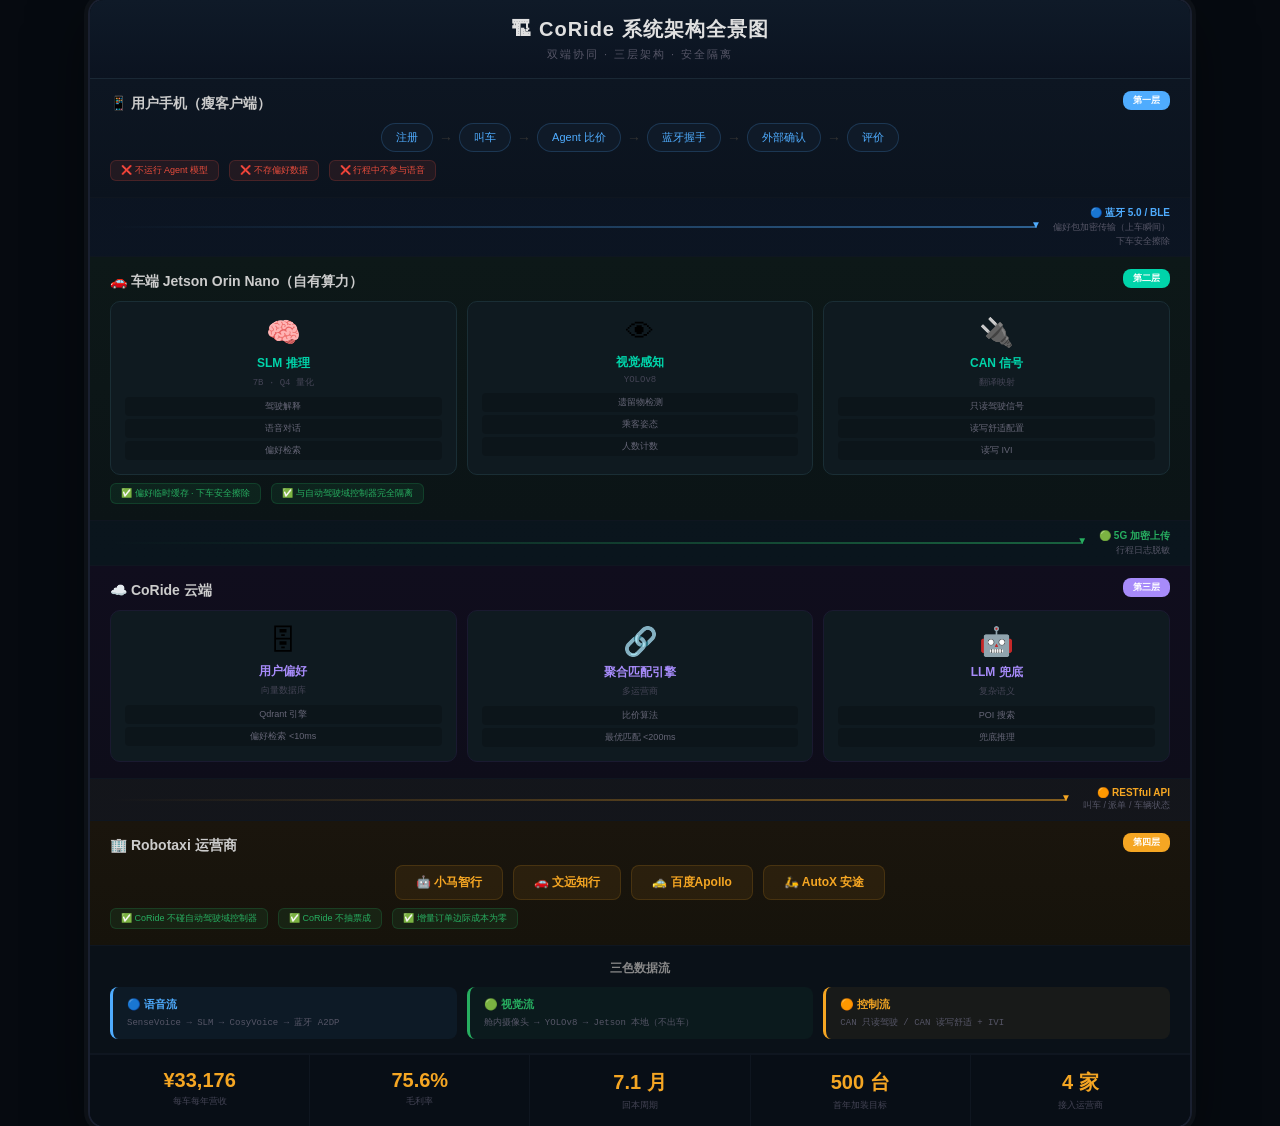
<file: SystemArch/index.html>
<!DOCTYPE html>
<html lang="zh-CN">
<head>
<meta charset="UTF-8">
<meta name="viewport" content="width=device-width,initial-scale=1.0">
<title>CoRide 系统架构全景图</title>
<link rel="stylesheet" href="css/style.css">
</head>
<body>

<div class="arch">

  <!-- ===== MAIN SCREEN ===== -->
  <div id="screen-main" class="detail-screen show">

  <!-- Top Bar -->
  <div class="top-bar">
    <span class="brand">🏗 CoRide 系统架构全景图</span>
    <span class="subtitle">双端协同 · 三层架构 · 安全隔离</span>
  </div>

  <!-- Layer 1: Phone -->
  <div class="layer phone-layer clickable" onclick="goScreen('phone')">
    <div class="layer-tag l1">第一层</div>
    <div class="layer-title">📱 用户手机（瘦客户端）</div>
    <div class="layer-flow">
      <span class="flow-step done">注册</span><span class="flow-arrow">→</span>
      <span class="flow-step done">叫车</span><span class="flow-arrow">→</span>
      <span class="flow-step done">Agent 比价</span><span class="flow-arrow">→</span>
      <span class="flow-step done">蓝牙握手</span><span class="flow-arrow">→</span>
      <span class="flow-step done">外部确认</span><span class="flow-arrow">→</span>
      <span class="flow-step done">评价</span>
    </div>
    <div class="layer-badges">
      <span class="lb no">❌ 不运行 Agent 模型</span>
      <span class="lb no">❌ 不存偏好数据</span>
      <span class="lb no">❌ 行程中不参与语音</span>
    </div>
  </div>

  <!-- Arrow 1→2 -->
  <div class="connector c-blue">
    <div class="conn-line"></div>
    <div class="conn-label">
      <span>🔵 蓝牙 5.0 / BLE</span>
      <span>偏好包加密传输（上车瞬间）</span>
      <span>下车安全擦除</span>
    </div>
  </div>

  <!-- Layer 2: Jetson -->
  <div class="layer jetson-layer clickable" onclick="goScreen('jetson')">
    <div class="layer-tag l2">第二层</div>
    <div class="layer-title">🚗 车端 Jetson Orin Nano（自有算力）</div>
    <div class="jetson-cols">
      <div class="jc-card">
        <div class="jc-icon">🧠</div>
        <div class="jc-title">SLM 推理</div>
        <div class="jc-spec">7B · Q4 量化</div>
        <div class="jc-items">
          <span>驾驶解释</span>
          <span>语音对话</span>
          <span>偏好检索</span>
        </div>
      </div>
      <div class="jc-card">
        <div class="jc-icon">👁</div>
        <div class="jc-title">视觉感知</div>
        <div class="jc-spec">YOLOv8</div>
        <div class="jc-items">
          <span>遗留物检测</span>
          <span>乘客姿态</span>
          <span>人数计数</span>
        </div>
      </div>
      <div class="jc-card">
        <div class="jc-icon">🔌</div>
        <div class="jc-title">CAN 信号</div>
        <div class="jc-spec">翻译映射</div>
        <div class="jc-items">
          <span>只读驾驶信号</span>
          <span>读写舒适配置</span>
          <span>读写 IVI</span>
        </div>
      </div>
    </div>
    <div class="layer-badges">
      <span class="lb yes">✅ 偏好临时缓存 · 下车安全擦除</span>
      <span class="lb yes">✅ 与自动驾驶域控制器完全隔离</span>
    </div>
  </div>

  <!-- Arrow 2→3 -->
  <div class="connector c-green">
    <div class="conn-line"></div>
    <div class="conn-label">
      <span>🟢 5G 加密上传</span>
      <span>行程日志脱敏</span>
    </div>
  </div>

  <!-- Layer 3: Cloud -->
  <div class="layer cloud-layer clickable" onclick="goScreen('cloud')">
    <div class="layer-tag l3">第三层</div>
    <div class="layer-title">☁️ CoRide 云端</div>
    <div class="jetson-cols">
      <div class="jc-card cloud-card">
        <div class="jc-icon">🗄</div>
        <div class="jc-title">用户偏好</div>
        <div class="jc-spec">向量数据库</div>
        <div class="jc-items"><span>Qdrant 引擎</span><span>偏好检索 <10ms</span></div>
      </div>
      <div class="jc-card cloud-card">
        <div class="jc-icon">🔗</div>
        <div class="jc-title">聚合匹配引擎</div>
        <div class="jc-spec">多运营商</div>
        <div class="jc-items"><span>比价算法</span><span>最优匹配 <200ms</span></div>
      </div>
      <div class="jc-card cloud-card">
        <div class="jc-icon">🤖</div>
        <div class="jc-title">LLM 兜底</div>
        <div class="jc-spec">复杂语义</div>
        <div class="jc-items"><span>POI 搜索</span><span>兜底推理</span></div>
      </div>
    </div>
  </div>

  <!-- Arrow 3→4 -->
  <div class="connector c-orange">
    <div class="conn-line"></div>
    <div class="conn-label">
      <span>🟠 RESTful API</span>
      <span>叫车 / 派单 / 车辆状态</span>
    </div>
  </div>

  <!-- Layer 4: Operators -->
  <div class="layer operator-layer clickable" onclick="goScreen('operators')">
    <div class="layer-tag l4">第四层</div>
    <div class="layer-title">🏢 Robotaxi 运营商</div>
    <div class="op-logos">
      <div class="op-logo">🤖 小马智行</div>
      <div class="op-logo">🚗 文远知行</div>
      <div class="op-logo">🚕 百度Apollo</div>
      <div class="op-logo">🛵 AutoX 安途</div>
    </div>
    <div class="layer-badges">
      <span class="lb yes">✅ CoRide 不碰自动驾驶域控制器</span>
      <span class="lb yes">✅ CoRide 不抽票成</span>
      <span class="lb yes">✅ 增量订单边际成本为零</span>
    </div>
  </div>

  <!-- Bottom: Data Flow Legend + Metrics -->
  <div class="flow-legend clickable" onclick="goScreen('dataflow')">
    <div class="fl-title">三色数据流</div>
    <div class="fl-items">
      <div class="fli fli-blue">
        <div class="fli-head">🔵 语音流</div>
        <div class="fli-path">SenseVoice → SLM → CosyVoice → 蓝牙 A2DP</div>
      </div>
      <div class="fli fli-green">
        <div class="fli-head">🟢 视觉流</div>
        <div class="fli-path">舱内摄像头 → YOLOv8 → Jetson 本地（不出车）</div>
      </div>
      <div class="fli fli-orange">
        <div class="fli-head">🟠 控制流</div>
        <div class="fli-path">CAN 只读驾驶 / CAN 读写舒适 + IVI</div>
      </div>
    </div>
  </div>

  <!-- Key Metrics -->
  <div class="metrics-bar clickable" onclick="goScreen('metrics')">
    <div class="metric"><span class="m-val">¥33,176</span><span class="m-label">每车每年营收</span></div>
    <div class="metric"><span class="m-val">75.6%</span><span class="m-label">毛利率</span></div>
    <div class="metric"><span class="m-val">7.1 月</span><span class="m-label">回本周期</span></div>
    <div class="metric"><span class="m-val">500 台</span><span class="m-label">首年加装目标</span></div>
    <div class="metric"><span class="m-val">4 家</span><span class="m-label">接入运营商</span></div>
  </div><!-- metrics-bar -->

  </div><!-- #screen-main -->

  <!-- ===== DETAIL: 手机端 ===== -->
  <div id="screen-phone" class="detail-screen">
    <div class="ds-header">
      <button class="ds-back" onclick="goScreen('main')">← 返回全景图</button>
      <span class="ds-title">📱 手机端架构详解 — 瘦客户端设计</span>
    </div>
    <div class="ds-body">
      <div class="ds-section">
        <div class="ds-sec-title">📋 用户流程六步</div>
        <div class="phone-steps">
          <div class="ps-step"><div class="ps-num">1</div><div class="ps-info"><div class="ps-name">注册</div><div class="ps-desc">手机号一键注册，绑定支付方式，无需KYC</div></div></div>
          <div class="ps-step"><div class="ps-num">2</div><div class="ps-info"><div class="ps-name">叫车</div><div class="ps-desc">输入目的地 → 云端匹配 → 多运营商比价返回</div></div></div>
          <div class="ps-step"><div class="ps-num">3</div><div class="ps-info"><div class="ps-name">Agent 比价</div><div class="ps-desc">聚合4家运营商报价，按价格/等待时间/评分排序</div></div></div>
          <div class="ps-step"><div class="ps-num">4</div><div class="ps-info"><div class="ps-name">蓝牙握手</div><div class="ps-desc">上车自动蓝牙连接 → AES-256加密传输偏好包 → 下车安全擦除</div></div></div>
          <div class="ps-step"><div class="ps-num">5</div><div class="ps-info"><div class="ps-name">外部确认</div><div class="ps-desc">下车前弹窗确认：遗失物品检查 / 行程评价预填</div></div></div>
          <div class="ps-step"><div class="ps-num">6</div><div class="ps-info"><div class="ps-name">评价</div><div class="ps-desc">五星评分 + 标签评价，反馈至云端偏好模型</div></div></div>
        </div>
      </div>
      <div class="ds-section">
        <div class="ds-sec-title">🔐 安全与隐私设计</div>
        <div class="ds-cards-3">
          <div class="ds-card"><div class="dsc-icon">🔒</div><div class="dsc-title">蓝牙 5.0 握手</div><div class="dsc-text">上车自动配对，无需手动操作。偏好包 &lt;50KB，AES-256加密传输，&lt;200ms完成</div></div>
          <div class="ds-card"><div class="dsc-icon">🗑</div><div class="dsc-title">下车安全擦除</div><div class="dsc-text">行程结束自动清除车端偏好缓存。手机不存任何车辆数据，车端不存任何用户身份信息</div></div>
          <div class="ds-card"><div class="dsc-icon">📵</div><div class="dsc-title">行程中静默</div><div class="dsc-text">手机不参与车内语音交互。所有语音处理在 Jetson 本地完成，不依赖手机算力</div></div>
        </div>
      </div>
      <div class="ds-section">
        <div class="ds-sec-title">⚡ 为什么是瘦客户端？</div>
        <div class="ds-cards-3">
          <div class="ds-card"><div class="dsc-icon">📱</div><div class="dsc-title">零算力依赖</div><div class="dsc-text">不运行任何模型，不消耗手机GPU/CPU。适配千元机，覆盖全价位用户</div></div>
          <div class="ds-card"><div class="dsc-icon">🔋</div><div class="dsc-title">超低功耗</div><div class="dsc-text">仅蓝牙传输 + UI渲染，行程中耗电 &lt;2%。不装模型 = 不费电</div></div>
          <div class="ds-card"><div class="dsc-icon">🛡</div><div class="dsc-title">隐私最优</div><div class="dsc-text">偏好数据加密传输，车端临时缓存，下车即擦。手机不留行程痕迹</div></div>
        </div>
      </div>
    </div>
  </div>

  <!-- ===== DETAIL: Jetson 车端 ===== -->
  <div id="screen-jetson" class="detail-screen">
    <div class="ds-header">
      <button class="ds-back" onclick="goScreen('main')">← 返回全景图</button>
      <span class="ds-title">🚗 Jetson Orin Nano 车端详解</span>
    </div>
    <div class="ds-body">
      <div class="ds-section">
        <div class="ds-sec-title">🧠 SLM 推理引擎</div>
        <div class="ds-spec-grid">
          <div class="ds-spec"><span class="dss-label">模型</span><span class="dss-val">Qwen2.5-7B-Instruct</span></div>
          <div class="ds-spec"><span class="dss-label">量化</span><span class="dss-val">INT4 (Q4_K_M)</span></div>
          <div class="ds-spec"><span class="dss-label">推理延迟</span><span class="dss-val">&lt;300ms / token</span></div>
          <div class="ds-spec"><span class="dss-label">内存占用</span><span class="dss-val">~5.2GB VRAM</span></div>
          <div class="ds-spec"><span class="dss-label">吞吐</span><span class="dss-val">15-20 tokens/s</span></div>
          <div class="ds-spec"><span class="dss-label">上下文</span><span class="dss-val">8K tokens</span></div>
        </div>
        <div class="ds-subtitle">能力矩阵</div>
        <div class="ds-cards-3">
          <div class="ds-card"><div class="dsc-icon">🗣</div><div class="dsc-title">语音对话</div><div class="dsc-text">SenseVoice → SLM理解 → CosyVoice合成。端到端延迟 &lt;1.5s，支持打断</div></div>
          <div class="ds-card"><div class="dsc-icon">📖</div><div class="dsc-title">驾驶解释</div><div class="dsc-text">解读CAN信号，用自然语言解释车辆行为：「正在减速，前方200米右转」</div></div>
          <div class="ds-card"><div class="dsc-icon">🎯</div><div class="dsc-title">偏好检索</div><div class="dsc-text">从蓝牙传入的偏好包中快速匹配：温度、音乐、座椅。本地FAISS索引，&lt;50ms</div></div>
        </div>
      </div>
      <div class="ds-section">
        <div class="ds-sec-title">👁 视觉感知模块</div>
        <div class="ds-spec-grid">
          <div class="ds-spec"><span class="dss-label">模型</span><span class="dss-val">YOLOv8n (Nano)</span></div>
          <div class="ds-spec"><span class="dss-label">帧率</span><span class="dss-val">30 FPS</span></div>
          <div class="ds-spec"><span class="dss-label">推理延迟</span><span class="dss-val">&lt;15ms / 帧</span></div>
          <div class="ds-spec"><span class="dss-label">检测类别</span><span class="dss-val">人/包/手机/钥匙</span></div>
          <div class="ds-spec"><span class="dss-label">精度</span><span class="dss-val">mAP@0.5: 92%</span></div>
          <div class="ds-spec"><span class="dss-label">数据</span><span class="dss-val">本地处理，不出车</span></div>
        </div>
        <div class="ds-subtitle">三大检测场景</div>
        <div class="ds-cards-3">
          <div class="ds-card"><div class="dsc-icon">🎒</div><div class="dsc-title">遗留物检测</div><div class="dsc-text">乘客下车后扫描座位，检测手机/包/钥匙。发现遗留物触发告警+提醒</div></div>
          <div class="ds-card"><div class="dsc-icon">🧍</div><div class="dsc-title">乘客姿态</div><div class="dsc-text">识别乘客是否系安全带、是否在座椅上。异常姿态触发安全提醒</div></div>
          <div class="ds-card"><div class="dsc-icon">🔢</div><div class="dsc-title">人数计数</div><div class="dsc-text">上下车人数自动统计，超员告警。辅助运营数据采集</div></div>
        </div>
      </div>
      <div class="ds-section">
        <div class="ds-sec-title">🔌 CAN 信号网关</div>
        <div class="ds-spec-grid">
          <div class="ds-spec"><span class="dss-label">接口</span><span class="dss-val">CAN 2.0B (500kbps)</span></div>
          <div class="ds-spec"><span class="dss-label">只读信号</span><span class="dss-val">车速/转向/GPS/门锁</span></div>
          <div class="ds-spec"><span class="dss-label">读写信号</span><span class="dss-val">空调/座椅/音响/灯光</span></div>
          <div class="ds-spec"><span class="dss-label">隔离方式</span><span class="dss-val">CAN网关物理隔离</span></div>
        </div>
        <div class="ds-subtitle">安全架构</div>
        <div class="ds-cards-2">
          <div class="ds-card"><div class="dsc-icon">🛡</div><div class="dsc-title">只读驾驶域</div><div class="dsc-text">车速、转向角、GPS坐标等仅作只读监听。CAN网关确保无法向AD域写入任何信号</div></div>
          <div class="ds-card"><div class="dsc-icon">🎛</div><div class="dsc-title">读写舒适域</div><div class="dsc-text">空调温度/风量、座椅位置/加热/通风/按摩、音响音量/音源、氛围灯——全部可读写控制</div></div>
        </div>
      </div>
    </div>
  </div>

  <!-- ===== DETAIL: Cloud ===== -->
  <div id="screen-cloud" class="detail-screen">
    <div class="ds-header">
      <button class="ds-back" onclick="goScreen('main')">← 返回全景图</button>
      <span class="ds-title">☁️ CoRide 云端详解</span>
    </div>
    <div class="ds-body">
      <div class="ds-section">
        <div class="ds-sec-title">🗄 用户偏好 — Qdrant 向量数据库</div>
        <div class="ds-spec-grid">
          <div class="ds-spec"><span class="dss-label">引擎</span><span class="dss-val">Qdrant v1.8</span></div>
          <div class="ds-spec"><span class="dss-label">Embedding</span><span class="dss-val">BGE-M3 (1024d)</span></div>
          <div class="ds-spec"><span class="dss-label">检索延迟</span><span class="dss-val">&lt;10ms (P99)</span></div>
          <div class="ds-spec"><span class="dss-label">索引规模</span><span class="dss-val">百万级向量</span></div>
          <div class="ds-spec"><span class="dss-label">更新策略</span><span class="dss-val">增量 + 定时全量</span></div>
          <div class="ds-spec"><span class="dss-label">相似度</span><span class="dss-val">Cosine / Dot</span></div>
        </div>
        <div class="ds-subtitle">偏好维度</div>
        <div class="pref-grid">
          <div class="pref-item"><span class="pref-dim">🌡 温度</span><span class="pref-val">22-26°C 区间</span></div>
          <div class="pref-item"><span class="pref-dim">🎵 音乐</span><span class="pref-val">曲风/音量/电台</span></div>
          <div class="pref-item"><span class="pref-dim">💺 座椅</span><span class="pref-val">角度/加热/通风</span></div>
          <div class="pref-item"><span class="pref-dim">💡 灯光</span><span class="pref-val">亮度/色温</span></div>
          <div class="pref-item"><span class="pref-dim">🗣 语音</span><span class="pref-val">语速/性别/方言</span></div>
          <div class="pref-item"><span class="pref-dim">📍 常用地</span><span class="pref-val">家/公司/常去</span></div>
        </div>
      </div>
      <div class="ds-section">
        <div class="ds-sec-title">🔗 聚合匹配引擎</div>
        <div class="ds-spec-grid">
          <div class="ds-spec"><span class="dss-label">算法</span><span class="dss-val">多目标优化匹配</span></div>
          <div class="ds-spec"><span class="dss-label">匹配延迟</span><span class="dss-val">&lt;200ms (P99)</span></div>
          <div class="ds-spec"><span class="dss-label">运营商</span><span class="dss-val">4家实时比价</span></div>
          <div class="ds-spec"><span class="dss-label">QPS</span><span class="dss-val">5000+</span></div>
        </div>
        <div class="ds-subtitle">匹配因子权重</div>
        <div class="factor-bars">
          <div class="fb-row"><span class="fb-label">价格</span><div class="fb-track"><div class="fb-fill" style="width:40%"></div></div><span class="fb-pct">40%</span></div>
          <div class="fb-row"><span class="fb-label">等待时间</span><div class="fb-track"><div class="fb-fill" style="width:30%"></div></div><span class="fb-pct">30%</span></div>
          <div class="fb-row"><span class="fb-label">用户评分</span><div class="fb-track"><div class="fb-fill" style="width:15%"></div></div><span class="fb-pct">15%</span></div>
          <div class="fb-row"><span class="fb-label">偏好匹配</span><div class="fb-track"><div class="fb-fill" style="width:15%"></div></div><span class="fb-pct">15%</span></div>
        </div>
      </div>
      <div class="ds-section">
        <div class="ds-sec-title">🤖 LLM 兜底推理</div>
        <div class="ds-spec-grid">
          <div class="ds-spec"><span class="dss-label">模型</span><span class="dss-val">Qwen2.5-72B</span></div>
          <div class="ds-spec"><span class="dss-label">触发条件</span><span class="dss-val">SLM置信度 &lt;0.7</span></div>
          <div class="ds-spec"><span class="dss-label">兜底延迟</span><span class="dss-val">&lt;2s (P99)</span></div>
          <div class="ds-spec"><span class="dss-label">兜底率</span><span class="dss-val">&lt;3% 请求</span></div>
        </div>
        <div class="ds-subtitle">典型兜底场景</div>
        <div class="ds-cards-3">
          <div class="ds-card"><div class="dsc-icon">🔍</div><div class="dsc-title">复杂POI搜索</div><div class="dsc-text">「附近有没有人均200以内的安静日料？」— 多条件组合查询</div></div>
          <div class="ds-card"><div class="dsc-icon">🧩</div><div class="dsc-title">多轮推理</div><div class="dsc-text">「上次那个地方」「比上次便宜一点的」— 需要历史上下文推理</div></div>
          <div class="ds-card"><div class="dsc-icon">🌐</div><div class="dsc-title">实时信息</div><div class="dsc-text">「今天那边堵不堵？」「现在那边下雨吗？」— 需要联网查询</div></div>
        </div>
      </div>
    </div>
  </div>

  <!-- ===== DETAIL: Operators ===== -->
  <div id="screen-operators" class="detail-screen">
    <div class="ds-header">
      <button class="ds-back" onclick="goScreen('main')">← 返回全景图</button>
      <span class="ds-title">🏢 运营商接入详解</span>
    </div>
    <div class="ds-body">
      <div class="op-detail-cards">
        <div class="od-card"><div class="od-logo">🤖</div><div class="od-info"><div class="od-name">小马智行</div><div class="od-stats"><span>150 台</span><span>广州/深圳</span><span>评分 4.9</span></div><div class="od-desc">自研全栈自动驾驶，已获广州/深圳全无人运营牌照</div></div></div>
        <div class="od-card"><div class="od-logo">🚗</div><div class="od-info"><div class="od-name">文远知行</div><div class="od-stats"><span>120 台</span><span>广州/北京</span><span>评分 4.8</span></div><div class="od-desc">全球首个获中美两地全无人驾驶测试许可的企业</div></div></div>
        <div class="od-card"><div class="od-logo">🚕</div><div class="od-info"><div class="od-name">百度Apollo</div><div class="od-stats"><span>130 台</span><span>北京/广州</span><span>评分 4.9</span></div><div class="od-desc">国内最大自动驾驶平台，萝卜快跑品牌运营</div></div></div>
        <div class="od-card"><div class="od-logo">🛵</div><div class="od-info"><div class="od-name">AutoX 安途</div><div class="od-stats"><span>100 台</span><span>广州/上海</span><span>评分 4.7</span></div><div class="od-desc">专注L4级Robotaxi，广州核心区域运营</div></div></div>
      </div>
      <div class="ds-section">
        <div class="ds-sec-title">🤝 CoRide 对运营商的价值</div>
        <div class="ds-cards-2">
          <div class="ds-card"><div class="dsc-icon">📈</div><div class="dsc-title">增量订单·零边际成本</div><div class="dsc-text">CoRide 不参与车费分成。通过偏好匹配提升用户体验 → 复购率 ↑ → 订单增量 206%。运营商仅需支付 ¥33,176/车/年的加装费用</div></div>
          <div class="ds-card"><div class="dsc-icon">🔒</div><div class="dsc-title">安全隔离·不碰AD域</div><div class="dsc-text">CoRide Jetson 通过CAN网关与自动驾驶域物理隔离，只读驾驶信号，仅读写舒适配置。零安全风险接入</div></div>
        </div>
      </div>
      <div class="ds-section">
        <div class="ds-sec-title">📋 运营商接入流程</div>
        <div class="phone-steps">
          <div class="ps-step"><div class="ps-num">1</div><div class="ps-info"><div class="ps-name">签署协议</div><div class="ps-desc">标准化API接入协议 + 数据安全承诺书</div></div></div>
          <div class="ps-step"><div class="ps-num">2</div><div class="ps-info"><div class="ps-name">API 对接</div><div class="ps-desc">RESTful接口：叫车/派单/车辆状态。7天完成对接</div></div></div>
          <div class="ps-step"><div class="ps-num">3</div><div class="ps-info"><div class="ps-name">硬件加装</div><div class="ps-desc">Jetson Orin Nano + 舱内摄像头 + CAN网关。2小时/车</div></div></div>
          <div class="ps-step"><div class="ps-num">4</div><div class="ps-info"><div class="ps-name">上线运营</div><div class="ps-desc">OTA推送Agent固件 → 监控面板上线 → 开始接收CoRide订单</div></div></div>
        </div>
      </div>
    </div>
  </div>

  <!-- ===== DETAIL: Data Flow ===== -->
  <div id="screen-dataflow" class="detail-screen">
    <div class="ds-header">
      <button class="ds-back" onclick="goScreen('main')">← 返回全景图</button>
      <span class="ds-title">🌊 三色数据流详解</span>
    </div>
    <div class="ds-body">
      <div class="ds-section">
        <div class="ds-sec-title">🔵 语音流 — 端到端对话链路</div>
        <div class="flow-chain">
          <div class="fc-node"><div class="fc-icon">🎤</div><div class="fc-name">麦克风</div><div class="fc-spec">16kHz 单声道</div></div>
          <div class="fc-arrow">→</div>
          <div class="fc-node"><div class="fc-icon">🧠</div><div class="fc-name">SenseVoice</div><div class="fc-spec">ASR &lt;200ms</div></div>
          <div class="fc-arrow">→</div>
          <div class="fc-node"><div class="fc-icon">💬</div><div class="fc-name">SLM推理</div><div class="fc-spec">7B Q4 &lt;300ms</div></div>
          <div class="fc-arrow">→</div>
          <div class="fc-node"><div class="fc-icon">🔊</div><div class="fc-name">CosyVoice</div><div class="fc-spec">TTS &lt;500ms</div></div>
          <div class="fc-arrow">→</div>
          <div class="fc-node"><div class="fc-icon">📡</div><div class="fc-name">蓝牙 A2DP</div><div class="fc-spec">车载音响</div></div>
        </div>
        <div class="ds-spec-grid">
          <div class="ds-spec"><span class="dss-label">端到端延迟</span><span class="dss-val">&lt;1.5s</span></div>
          <div class="ds-spec"><span class="dss-label">打断机制</span><span class="dss-val">能量检测 &gt;阈值</span></div>
          <div class="ds-spec"><span class="dss-label">ASR精度</span><span class="dss-val">CER &lt;3% (安静)</span></div>
          <div class="ds-spec"><span class="dss-label">TTS自然度</span><span class="dss-val">MOS &gt;4.2</span></div>
          <div class="ds-spec"><span class="dss-label">数据</span><span class="dss-val">全程本地，不上云</span></div>
          <div class="ds-spec"><span class="dss-label">降噪</span><span class="dss-val">RNNoise 前处理</span></div>
        </div>
      </div>
      <div class="ds-section">
        <div class="ds-sec-title">🟢 视觉流 — 舱内感知·隐私优先</div>
        <div class="flow-chain">
          <div class="fc-node"><div class="fc-icon">📷</div><div class="fc-name">舱内摄像头</div><div class="fc-spec">RGB 720p</div></div>
          <div class="fc-arrow">→</div>
          <div class="fc-node"><div class="fc-icon">👁</div><div class="fc-name">YOLOv8n</div><div class="fc-spec">推理 &lt;15ms</div></div>
          <div class="fc-arrow">→</div>
          <div class="fc-node"><div class="fc-icon">📊</div><div class="fc-name">事件检测</div><div class="fc-spec">遗留物/姿态</div></div>
          <div class="fc-arrow">→</div>
          <div class="fc-node"><div class="fc-icon">🔔</div><div class="fc-name">本地告警</div><div class="fc-spec">GUI/语音提示</div></div>
        </div>
        <div class="ds-spec-grid">
          <div class="ds-spec"><span class="dss-label">分辨率</span><span class="dss-val">1280×720 @30fps</span></div>
          <div class="ds-spec"><span class="dss-label">隐私</span><span class="dss-val">图像不出车</span></div>
          <div class="ds-spec"><span class="dss-label">仅上传</span><span class="dss-val">事件摘要文本</span></div>
          <div class="ds-spec"><span class="dss-label">存储</span><span class="dss-val">无持久存储</span></div>
        </div>
      </div>
      <div class="ds-section">
        <div class="ds-sec-title">🟠 控制流 — CAN 安全分区</div>
        <div class="ds-cards-2">
          <div class="ds-card"><div class="dsc-icon">👁</div><div class="dsc-title">只读分区：驾驶信号</div><div class="dsc-text">车速 · 转向角 · GPS · 门锁状态 · 档位 · 刹车 · 里程<br>用途：驾驶解释、到站提醒、安全判断<br>🔒 CAN网关单向隔离，无法写入</div></div>
          <div class="ds-card"><div class="dsc-icon">✏</div><div class="dsc-title">读写分区：舒适 + IVI</div><div class="dsc-text">空调温度/风量/模式 · 座椅位置/加热/通风/按摩 · 音响音量/音源 · 氛围灯颜色/亮度 · 车窗（后座）<br>🎛 全部可由Agent自动调节</div></div>
        </div>
      </div>
    </div>
  </div>

  <!-- ===== DETAIL: Metrics ===== -->
  <div id="screen-metrics" class="detail-screen">
    <div class="ds-header">
      <button class="ds-back" onclick="goScreen('main')">← 返回全景图</button>
      <span class="ds-title">💰 财务模型与关键指标</span>
    </div>
    <div class="ds-body">
      <div class="ds-section">
        <div class="ds-sec-title">📊 单车年化营收 = ¥33,176</div>
        <div class="factor-bars">
          <div class="fb-row"><span class="fb-label">基础服务费 ¥2.50/单</span><div class="fb-track"><div class="fb-fill" style="width:63%"></div></div><span class="fb-pct">¥20,988</span></div>
          <div class="fb-row"><span class="fb-label">里程服务费 ¥0.15/km</span><div class="fb-track"><div class="fb-fill" style="width:57%"></div></div><span class="fb-pct">¥18,869</span></div>
          <div class="fb-row"><span class="fb-label">交互服务费 ¥1.00/次</span><div class="fb-track"><div class="fb-fill" style="width:51%"></div></div><span class="fb-pct">¥16,790</span></div>
          <div class="fb-row"><span class="fb-label">会员订阅 ¥12/月</span><div class="fb-track"><div class="fb-fill" style="width:18%"></div></div><span class="fb-pct">¥6,048</span></div>
        </div>
      </div>
      <div class="ds-section">
        <div class="ds-sec-title">📉 单车年化成本 = ¥8,100</div>
        <div class="factor-bars">
          <div class="fb-row"><span class="fb-label">硬件摊销 (3年)</span><div class="fb-track"><div class="fb-fill cost" style="width:55%"></div></div><span class="fb-pct">¥4,500</span></div>
          <div class="fb-row"><span class="fb-label">5G流量</span><div class="fb-track"><div class="fb-fill cost" style="width:14%"></div></div><span class="fb-pct">¥1,200</span></div>
          <div class="fb-row"><span class="fb-label">云端推理</span><div class="fb-track"><div class="fb-fill cost" style="width:18%"></div></div><span class="fb-pct">¥1,500</span></div>
          <div class="fb-row"><span class="fb-label">运维</span><div class="fb-track"><div class="fb-fill cost" style="width:11%"></div></div><span class="fb-pct">¥900</span></div>
        </div>
      </div>
      <div class="ds-section">
        <div class="ds-sec-title">📈 ROI 时间线</div>
        <div class="ds-spec-grid ds-spec-5">
          <div class="ds-spec"><span class="dss-label">毛利率</span><span class="dss-val gold">75.6%</span></div>
          <div class="ds-spec"><span class="dss-label">回本周期</span><span class="dss-val gold">7.1 月</span></div>
          <div class="ds-spec"><span class="dss-label">首年目标</span><span class="dss-val gold">500 台</span></div>
          <div class="ds-spec"><span class="dss-label">年化营收</span><span class="dss-val gold">¥1,659万</span></div>
          <div class="ds-spec"><span class="dss-label">年化毛利</span><span class="dss-val gold">¥12.5M</span></div>
        </div>
      </div>
      <div class="ds-section">
        <div class="ds-sec-title">🔄 单位经济模型</div>
        <div class="unit-econ">
          <div class="ue-row"><span>每单平均营收</span><span>¥3.42</span><span>（CoRide不抽成，仅收取技术服务费）</span></div>
          <div class="ue-row"><span>每车日均订单</span><span>23→35 单</span><span>（CoRide体验升级带动复购）</span></div>
          <div class="ue-row"><span>每单增量成本</span><span>≈¥0</span><span>（边际成本趋近于零）</span></div>
          <div class="ue-row"><span>运营商订单增幅</span><span>+52%</span><span>（单车 23→35 单/天）</span></div>
        </div>
      </div>
    </div>
  </div>

</div><!-- .arch -->

<script src="js/demo.js"></script>
</body>
</html>
</file>
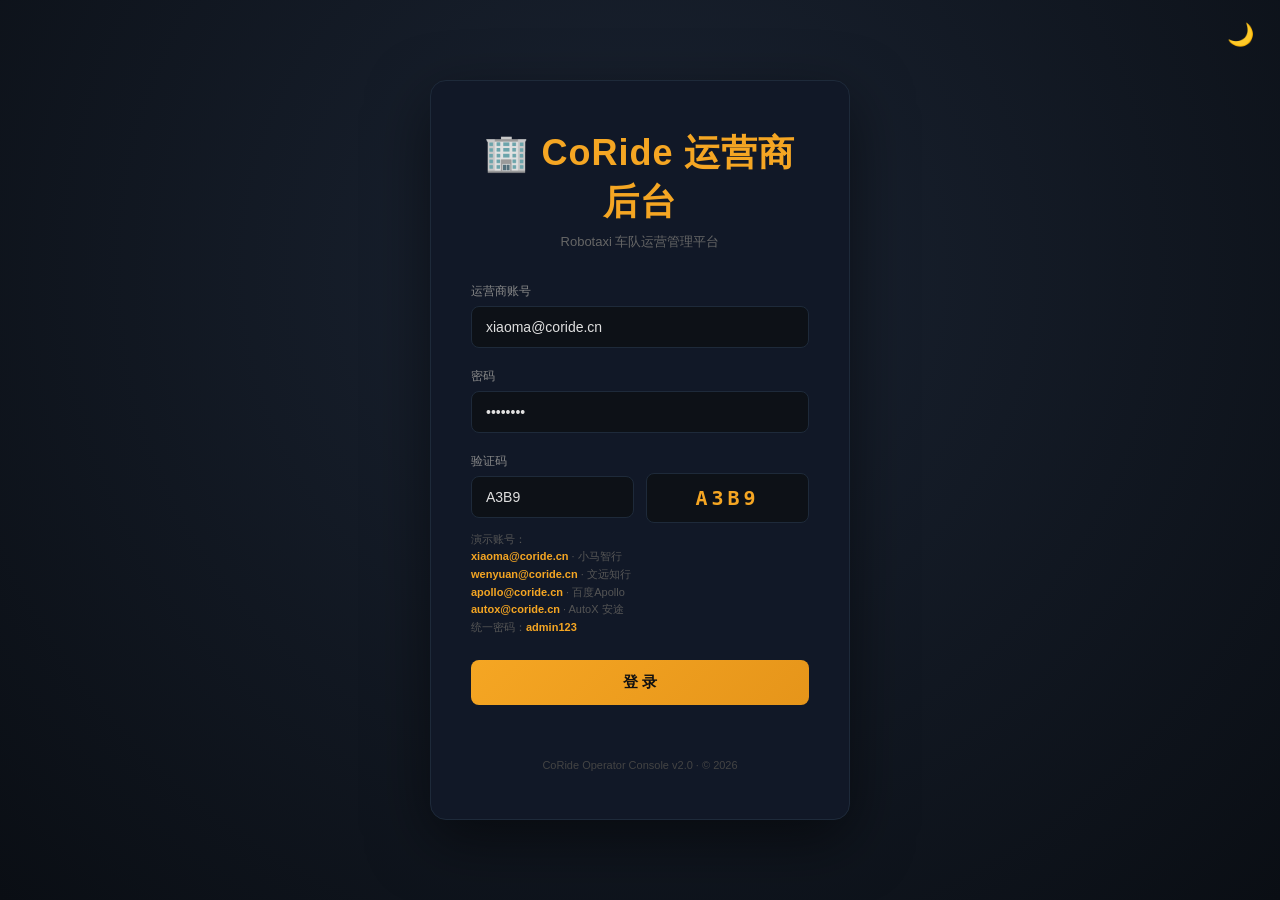
<file: OperatorAdmin/login.html>
<!DOCTYPE html>
<html lang="zh-CN">
<head>
<meta charset="UTF-8">
<meta name="viewport" content="width=device-width,initial-scale=1.0">
<title>CoRide 运营商后台 · 登录</title>
<link rel="stylesheet" href="css/style.css">
</head>
<body class="login-page">

<div style="position:fixed;top:16px;right:16px;z-index:10">
  <div class="theme-toggle" onclick="toggleTheme()" title="切换日/夜模式" id="themeToggle" style="font-size:22px;padding:8px 10px">🌙</div>
</div>

<div class="login-card">
  <div class="login-logo" id="loginBrand">🏢 CoRide 运营商后台</div>
  <div class="login-sub">Robotaxi 车队运营管理平台</div>

  <div class="login-field">
    <label>运营商账号</label>
    <input type="text" id="loginUser" placeholder="请输入运营商账号" value="xiaoma@coride.cn">
  </div>
  <div class="login-field">
    <label>密码</label>
    <input type="password" id="loginPass" placeholder="请输入密码" value="admin123">
  </div>
  <div class="login-row">
    <div class="login-field">
      <label>验证码</label>
      <input type="text" id="loginCode" placeholder="验证码" value="A3B9">
    </div>
    <div class="login-field">
      <label>&nbsp;</label>
      <div style="padding:12px;background:var(--bg-secondary);border:1px solid var(--border-accent);border-radius:8px;text-align:center;font-size:20px;font-weight:700;color:var(--orange);letter-spacing:4px;font-family:monospace;user-select:none" id="codeDisplay">A3B9</div>
    </div>
  </div>

  <div class="login-hint">
    演示账号：<br>
    <b>xiaoma@coride.cn</b> · 小马智行<br>
    <b>wenyuan@coride.cn</b> · 文远知行<br>
    <b>apollo@coride.cn</b> · 百度Apollo<br>
    <b>autox@coride.cn</b> · AutoX 安途<br>
    统一密码：<b>admin123</b>
  </div>

  <button class="login-btn" onclick="handleLogin()">登 录</button>
  <div class="login-err" id="loginErr"></div>
  <div class="login-footer">CoRide Operator Console v2.0 · © 2026</div>
</div>

<script>
// ═══ THEME ═══
function applyTheme(theme) {
  document.body.classList.toggle("light-theme", theme === "light");
  document.getElementById("themeToggle").textContent = theme === "light" ? "☀️" : "🌙";
  localStorage.setItem("op_theme", theme);
}
function toggleTheme() {
  var current = document.body.classList.contains("light-theme") ? "dark" : "light";
  applyTheme(current);
}
(function(){
  var saved = localStorage.getItem("op_theme") || "dark";
  applyTheme(saved);
})();

// ═══ OPERATOR ACCOUNTS ═══
var operatorAccounts = {
  "xiaoma@coride.cn":  { id: "PX", name: "小马智行",   avatar: "🤖", color: "#F5A623", brand: "🤖 小马智行 · 运营商后台" },
  "wenyuan@coride.cn": { id: "WR", name: "文远知行",   avatar: "🚗", color: "#4facfe", brand: "🚗 文远知行 · 运营商后台" },
  "apollo@coride.cn":  { id: "AP", name: "百度Apollo", avatar: "🚕", color: "#2ecc71", brand: "🚕 百度Apollo · 运营商后台" },
  "autox@coride.cn":   { id: "AX", name: "AutoX 安途", avatar: "🛵", color: "#e74c3c", brand: "🛵 AutoX 安途 · 运营商后台" }
};

function refreshCode() {
  var chars = 'ABCDEFGHJKLMNPQRSTUVWXYZ23456789';
  var code = '';
  for (var i = 0; i < 4; i++) code += chars[Math.floor(Math.random() * chars.length)];
  document.getElementById('codeDisplay').textContent = code;
  document.getElementById('loginCode').value = '';
}
document.getElementById('codeDisplay').onclick = refreshCode;

function handleLogin() {
  var user = document.getElementById('loginUser').value.trim().toLowerCase();
  var pass = document.getElementById('loginPass').value.trim();
  var code = document.getElementById('loginCode').value.trim().toUpperCase();
  var realCode = document.getElementById('codeDisplay').textContent;
  var err = document.getElementById('loginErr');

  if (!user || !pass) { err.textContent = '请输入账号和密码'; return; }
  if (code !== realCode) { err.textContent = '验证码错误'; refreshCode(); return; }
  if (pass !== 'admin123') { err.textContent = '密码错误'; return; }
  if (!operatorAccounts[user]) { err.textContent = '账号不存在，请使用演示账号'; return; }

  err.textContent = '';
  var op = operatorAccounts[user];
  sessionStorage.setItem('op_logged_in', '1');
  sessionStorage.setItem('op_id', op.id);
  sessionStorage.setItem('op_name', op.name);
  sessionStorage.setItem('op_avatar', op.avatar);
  sessionStorage.setItem('op_color', op.color);
  window.location.href = 'index.html';
}

document.getElementById('loginPass').addEventListener('keydown', function(e) {
  if (e.key === 'Enter') handleLogin();
});
</script>

</body>
</html>
</file>
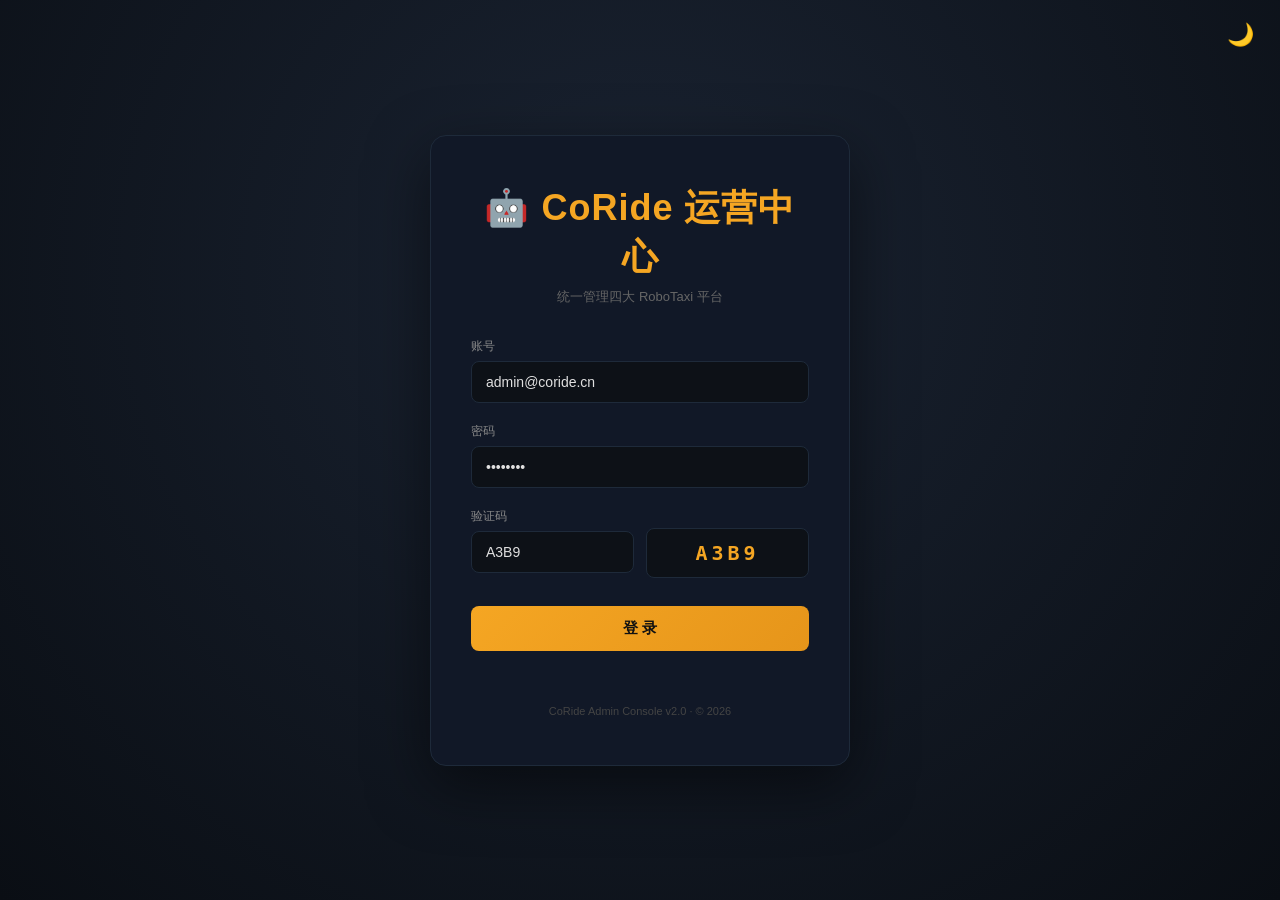
<file: PlatformAdmin/login.html>
<!DOCTYPE html>
<html lang="zh-CN">
<head>
<meta charset="UTF-8">
<meta name="viewport" content="width=device-width,initial-scale=1.0">
<title>CoRide 运营中心 · 登录</title>
<link rel="stylesheet" href="css/style.css">
</head>
<body class="login-page">

<div style="position:fixed;top:16px;right:16px;z-index:10">
  <div class="theme-toggle" onclick="toggleTheme()" title="切换日/夜模式" id="themeToggle" style="font-size:22px;padding:8px 10px">🌙</div>
</div>

<div class="login-card">
  <div class="login-logo">🤖 CoRide 运营中心</div>
  <div class="login-sub">统一管理四大 RoboTaxi 平台</div>

  <div class="login-field">
    <label>账号</label>
    <input type="text" id="loginUser" placeholder="请输入管理员账号" value="admin@coride.cn">
  </div>
  <div class="login-field">
    <label>密码</label>
    <input type="password" id="loginPass" placeholder="请输入密码" value="admin123">
  </div>
  <div class="login-row">
    <div class="login-field">
      <label>验证码</label>
      <input type="text" id="loginCode" placeholder="验证码" value="A3B9">
    </div>
    <div class="login-field">
      <label>&nbsp;</label>
      <div style="padding:12px;background:var(--bg-secondary);border:1px solid var(--border-accent);border-radius:8px;text-align:center;font-size:20px;font-weight:700;color:var(--orange);letter-spacing:4px;font-family:monospace;user-select:none" id="codeDisplay">A3B9</div>
    </div>
  </div>

  <button class="login-btn" onclick="handleLogin()">登 录</button>
  <div class="login-err" id="loginErr"></div>
  <div class="login-footer">CoRide Admin Console v2.0 · © 2026</div>
</div>

<script>
// ═══ THEME ═══
function applyTheme(theme) {
  document.body.classList.toggle("light-theme", theme === "light");
  document.getElementById("themeToggle").textContent = theme === "light" ? "☀️" : "🌙";
  localStorage.setItem("coride_theme", theme);
}
function toggleTheme() {
  var current = document.body.classList.contains("light-theme") ? "dark" : "light";
  applyTheme(current);
}
(function(){
  var saved = localStorage.getItem("coride_theme") || "dark";
  applyTheme(saved);
})();

function refreshCode() {
  var chars = 'ABCDEFGHJKLMNPQRSTUVWXYZ23456789';
  var code = '';
  for (var i = 0; i < 4; i++) code += chars[Math.floor(Math.random() * chars.length)];
  document.getElementById('codeDisplay').textContent = code;
  document.getElementById('loginCode').value = '';
}
document.getElementById('codeDisplay').onclick = refreshCode;

function handleLogin() {
  var user = document.getElementById('loginUser').value.trim();
  var pass = document.getElementById('loginPass').value.trim();
  var code = document.getElementById('loginCode').value.trim().toUpperCase();
  var realCode = document.getElementById('codeDisplay').textContent;
  var err = document.getElementById('loginErr');

  if (!user || !pass) { err.textContent = '请输入账号和密码'; return; }
  if (code !== realCode) { err.textContent = '验证码错误'; refreshCode(); return; }
  if (pass !== 'admin123') { err.textContent = '密码错误'; return; }

  err.textContent = '';
  sessionStorage.setItem('coride_logged_in', '1');
  sessionStorage.setItem('coride_user', user);
  window.location.href = 'index.html';
}

document.getElementById('loginPass').addEventListener('keydown', function(e) {
  if (e.key === 'Enter') handleLogin();
});
</script>

</body>
</html>
</file>
<file: ClientGui/css/style.css>
*{margin:0;padding:0;box-sizing:border-box}
body{background:#1a1a2e;display:flex;justify-content:center;align-items:center;min-height:100vh;font-family:-apple-system,BlinkMacSystemFont,"Segoe UI",Roboto,sans-serif}
.app-wrapper{display:flex;gap:32px;align-items:flex-start;flex-wrap:wrap;justify-content:center;padding:20px}
.phone-frame{width:375px;height:812px;background:#0d0d0d;border-radius:44px;padding:14px;box-shadow:0 0 0 3px #222,0 0 0 6px #111,0 24px 80px rgba(0,0,0,.55);position:relative;flex-shrink:0}
.phone-notch{width:156px;height:30px;background:#0d0d0d;border-radius:0 0 22px 22px;position:absolute;top:14px;left:50%;transform:translateX(-50%);z-index:10}
.phone-screen{width:100%;height:100%;background:#f2f2f7;border-radius:30px;overflow:hidden;position:relative}
.screen{display:none;flex-direction:column;height:100%;overflow-y:auto;position:absolute;top:0;left:0;right:0;bottom:0;background:#f2f2f7;transform:translateX(30px);opacity:0;transition:transform .25s ease-out,opacity .2s ease-out}
.screen.active{display:flex;transform:translateX(0);opacity:1}
.screen.back{transform:translateX(-30px);opacity:0}
.status-bar{background:#fff;padding:16px 20px 8px;display:flex;justify-content:space-between;font-size:11px;color:#333;font-weight:600}
.nav-bar{background:linear-gradient(135deg,#2C3E80,#3a5299);padding:12px 20px;display:flex;align-items:center;justify-content:space-between;color:#fff;flex-shrink:0}
.nav-bar h2{font-size:17px;font-weight:600}
.nav-bar .badge{background:#F5A623;color:#fff;font-size:9px;padding:3px 8px;border-radius:10px;font-weight:700}
.btn{display:inline-block;padding:12px 28px;border-radius:25px;font-weight:600;font-size:14px;cursor:pointer;border:none;text-align:center;transition:all .2s}
.btn:hover{filter:brightness(1.1)}
.btn:active{transform:scale(.96)}
.btn-primary{background:linear-gradient(135deg,#2C3E80,#3a5299);color:#fff;box-shadow:0 4px 12px rgba(44,62,128,.3)}
.btn-gold{background:linear-gradient(135deg,#F5A623,#e6951a);color:#fff;box-shadow:0 4px 12px rgba(245,166,35,.3)}
.btn-outline{background:#fff;color:#2C3E80;border:2px solid #2C3E80}
.btn-sm{padding:8px 16px;font-size:12px}
.btn-block{display:block;width:calc(100% - 32px);margin:0 16px}
.bottom-nav{display:flex;justify-content:space-around;align-items:center;padding:8px 0 22px;background:#fff;border-top:1px solid #e8e8ed;flex-shrink:0;position:sticky;bottom:0;z-index:20}
.bottom-nav .ni{display:flex;flex-direction:column;align-items:center;gap:3px;font-size:10px;color:#999;cursor:pointer;transition:color .2s}
.bottom-nav .ni.active{color:#2C3E80}
.bottom-nav .ni .ico{font-size:20px}
.card{background:#fff;border-radius:16px;padding:16px;margin:10px 16px;box-shadow:0 2px 8px rgba(0,0,0,.05)}
.card-sm{padding:12px}
.agent-msg{display:flex;gap:10px;align-items:flex-start;padding:10px 16px}
.agent-msg .dot{width:9px;height:9px;border-radius:50%;margin-top:6px;flex-shrink:0}
.agent-msg .dot.g{background:#27ae60}.agent-msg .dot.y{background:#F5A623}.agent-msg .dot.r{background:#e74c3c}
.agent-msg .txt{font-size:13px;color:#333;line-height:1.5;background:#fff;padding:10px 14px;border-radius:14px;box-shadow:0 1px 3px rgba(0,0,0,.04);max-width:85%}
.agent-msg .txt .time{font-size:10px;color:#aaa;margin-bottom:3px}
.map{flex:1;background:linear-gradient(160deg,#e3edf9,#cdddf0);position:relative;min-height:200px;max-height:340px;overflow:hidden}
.map .road{position:absolute;background:rgba(255,255,255,.6);border-radius:2px}
.map .pin{position:absolute;width:26px;height:26px;border-radius:50%;display:flex;align-items:center;justify-content:center;font-size:12px;font-weight:700;color:#fff;box-shadow:0 2px 8px rgba(0,0,0,.25)}
.pin.xm{background:#2563eb;top:22%;left:28%}.pin.wy{background:#16a34a;top:48%;left:58%}.pin.dd{background:#ea580c;top:65%;left:22%}.pin.hl{background:#ca8a04;top:32%;left:72%}
.pin.me{width:18px;height:18px;background:#2C3E80;bottom:30%;left:38%;border:3px solid #fff;box-shadow:0 2px 10px rgba(44,62,128,.5);z-index:5}
.pin.dest{width:14px;height:14px;background:#e74c3c;top:18%;left:85%;border:3px solid #fff;border-radius:2px;transform:rotate(45deg)}
.map-label{position:absolute;font-size:10px;color:#555;font-weight:600;background:rgba(255,255,255,.85);padding:2px 6px;border-radius:4px;white-space:nowrap}
.input-card{background:#fff;border-radius:22px 22px 0 0;padding:16px 18px 20px;box-shadow:0 -4px 20px rgba(0,0,0,.06);flex-shrink:0}
@keyframes pulse{0%{box-shadow:0 0 0 0 rgba(245,166,35,.4)}70%{box-shadow:0 0 0 20px rgba(245,166,35,0)}100%{box-shadow:0 0 0 0 rgba(245,166,35,0)}}
.input-row{display:flex;align-items:center;gap:10px;background:#f2f2f7;border-radius:25px;padding:10px 14px;margin-bottom:8px}
.input-row input{border:none;background:transparent;flex:1;font-size:15px;outline:none}
.input-row .vbtn{width:38px;height:38px;border-radius:50%;background:#F5A623;color:#fff;display:flex;align-items:center;justify-content:center;font-size:17px;cursor:pointer;border:none;flex-shrink:0}
.input-row .vbtn:active{background:#e6951a}
.quick-row{display:flex;gap:7px;overflow-x:auto;padding:4px 0 8px}
.quick-row span{background:#e8f0fe;color:#2C3E80;padding:6px 14px;border-radius:16px;font-size:11px;white-space:nowrap;cursor:pointer;flex-shrink:0}
.price-tag{font-size:12px;color:#2C3E80;font-weight:600;margin-bottom:6px}
.platform-section{margin:8px 0}
.platform-section .sec-label{font-size:11px;color:#999;margin-bottom:6px}
.platform-chips{display:flex;flex-wrap:wrap;gap:6px}
.platform-chip{display:flex;align-items:center;gap:4px;padding:8px 12px;border-radius:20px;font-size:11px;font-weight:600;cursor:pointer;transition:all .2s;border:2px solid #e0e0e0;background:#fff;color:#999}
.platform-chip.on{border-color:#2C3E80;background:#e8f0fe;color:#2C3E80}
.platform-chip.on .chip-dot{background:#2C3E80}
.platform-chip .chip-dot{width:14px;height:14px;border-radius:50%;display:inline-flex;align-items:center;justify-content:center;font-size:9px;color:#fff;flex-shrink:0;background:#ccc;transition:background .2s}
.platform-chip.on .chip-dot::after{content:'✓'}
.platform-chip .chip-price{font-size:10px;opacity:.7}
.call-btn{display:flex;flex-direction:column;align-items:center;justify-content:center;width:calc(100% - 0px);padding:14px;border-radius:25px;background:linear-gradient(135deg,#F5A623,#e6951a);color:#fff;border:none;cursor:pointer;font-weight:700;font-size:16px;box-shadow:0 4px 16px rgba(245,166,35,.35);transition:all .2s;margin:10px 0 4px}
.call-btn:active{transform:scale(.97)}
.call-btn .call-price{font-size:12px;font-weight:500;opacity:.85;margin-top:2px}
.ride-float-bar{display:flex;align-items:center;justify-content:space-between;padding:10px 16px;position:absolute;bottom:10px;left:12px;right:12px;background:linear-gradient(135deg,#2C3E80,#1a2d60);color:#fff;border-radius:14px;cursor:pointer;box-shadow:0 4px 14px rgba(44,62,128,.35);z-index:10}
@keyframes rfbSlideUp{from{transform:translateY(20px);opacity:0}to{transform:translateY(0);opacity:1}}
.rfb-left{display:flex;align-items:center;gap:10px}
.rfb-car{font-size:24px}
.rfb-title{font-size:13px;font-weight:600}
.rfb-meta{font-size:11px;opacity:.8;margin-top:2px}
.rfb-right{font-size:12px;font-weight:600;opacity:.9;white-space:nowrap}
.scr6-float{display:flex;align-items:center;justify-content:space-between;padding:12px 16px;margin:0 16px 8px;background:linear-gradient(135deg,#e8f0fe,#f0f4ff);border:1.5px solid #2C3E80;border-radius:14px;cursor:pointer;box-shadow:0 4px 14px rgba(44,62,128,.12)}
.s6f-left{display:flex;align-items:center;gap:10px}
.s6f-icon{font-size:28px}
.s6f-text{font-size:13px;font-weight:600;color:#2C3E80}
.match-searching{display:flex;flex-direction:column;align-items:center;padding:24px 24px 0;gap:12px}
.match-pulse{width:72px;height:72px;border-radius:50%;background:#f0f2f8;display:flex;align-items:center;justify-content:center;margin-bottom:8px;position:relative}
.match-pulse::after{content:'';position:absolute;inset:-6px;border-radius:50%;border:2px solid #2C3E80;opacity:.3;animation:matchPulse 1.2s ease-out infinite}
@keyframes matchPulse{0%{transform:scale(.9);opacity:.5}100%{transform:scale(1.25);opacity:0}}
.match-pulse span{font-size:32px;animation:matchBounce .6s ease-in-out infinite alternate}
@keyframes matchBounce{0%{transform:scale(1)}100%{transform:scale(1.15)}}
.match-step{font-size:13px;color:#444;padding:6px 16px;background:#f8f9fc;border-radius:10px;width:100%;text-align:center;transition:opacity .3s}
.match-list{flex:1;overflow-y:auto;padding:8px 0}
.mc{display:flex;align-items:center;gap:10px;padding:12px 14px;background:#fff;border-radius:14px;margin:6px 16px;box-shadow:0 1px 4px rgba(0,0,0,.03);cursor:pointer;border:2px solid transparent;transition:border-color .2s}
.mc.rec{border-color:#F5A623;background:#fffdf3}
.mc .emoji{font-size:28px;width:36px;text-align:center}
.mc .info{flex:1}.mc .info .n{font-weight:600;font-size:13px}.mc .info .m{font-size:11px;color:#888;margin-top:1px}
.mc .pr{font-weight:700;color:#2C3E80;font-size:15px;text-align:right}
.mc .pr small{font-size:10px;color:#888;display:block;font-weight:400}
.pref-list{margin:0 16px}
.pref-item{display:flex;align-items:center;gap:8px;padding:10px 0;font-size:14px;border-bottom:1px solid #f0f0f5}
.pref-item:last-child{border:none}
.pref-item .chk{color:#27ae60;font-weight:700;font-size:16px}
.overlay{position:absolute;top:0;left:0;right:0;bottom:0;background:rgba(0,0,0,.55);display:flex;align-items:center;justify-content:center;z-index:20}
.dialog{background:#fff;border-radius:20px;padding:24px;width:290px;text-align:center;box-shadow:0 20px 60px rgba(0,0,0,.3)}
.dialog h3{font-size:17px;margin-bottom:6px}
.dialog .sub{font-size:12px;color:#666;margin-bottom:4px;line-height:1.5}
.dialog .btns{display:flex;gap:8px;justify-content:center;margin-top:14px}
.dialog .lock-note{font-size:11px;color:#888;margin-top:10px}
.breakdown{font-size:12px;color:#666;text-align:left;margin-top:8px}
.breakdown .r{display:flex;justify-content:space-between;padding:3px 0}
.breakdown .r.tot{font-weight:700;color:#2C3E80;font-size:15px;border-top:1px solid #eee;padding-top:6px;margin-top:2px}
.stars{color:#F5A623;font-size:30px;letter-spacing:3px;margin:8px 0}
.tags{display:flex;flex-wrap:wrap;gap:6px;margin:6px 0}
.tags .sel{background:#2C3E80;color:#fff;padding:4px 10px;border-radius:12px;font-size:11px}
/* Bottom Sheet */
.sheet-overlay{position:absolute;top:0;left:0;right:0;bottom:0;background:rgba(0,0,0,.45);z-index:30;display:none}
.bottom-sheet{position:absolute;bottom:0;left:0;right:0;background:#fff;border-radius:20px 20px 0 0;padding:12px 20px 28px;z-index:31;transform:translateY(100%);transition:transform .3s ease-out;max-height:60%;overflow-y:auto}
.bottom-sheet.show{transform:translateY(0)}
.sheet-handle{width:36px;height:5px;background:#ddd;border-radius:3px;margin:0 auto 16px}
.sheet-title{font-size:15px;font-weight:700;color:#333;margin-bottom:14px;text-align:center}
.sheet-option{display:flex;align-items:center;justify-content:space-between;padding:14px 8px;border-bottom:1px solid #f0f0f5;cursor:pointer;font-size:14px;color:#333}
.sheet-option .check{color:#2C3E80;font-weight:700;font-size:16px}
.sheet-option.selected{color:#2C3E80;font-weight:600}
/* Temperature Slider */
.temp-slider-wrap{text-align:center;padding:10px 0}
.temp-slider-wrap .temp-val{font-size:48px;font-weight:700;color:#2C3E80;margin:8px 0}
.temp-slider-wrap input[type=range]{width:100%;-webkit-appearance:none;height:6px;border-radius:3px;background:linear-gradient(to right,#4facfe 0%,#f093fb 100%);outline:none}
.temp-slider-wrap input[type=range]::-webkit-slider-thumb{-webkit-appearance:none;width:32px;height:32px;border-radius:50%;background:#fff;border:3px solid #2C3E80;box-shadow:0 2px 8px rgba(0,0,0,.15);cursor:pointer}
.temp-slider-wrap .temp-range{display:flex;justify-content:space-between;font-size:11px;color:#999;margin-top:4px}
/* 3-point toggle */
.triple-toggle{display:flex;background:#f2f2f7;border-radius:12px;padding:3px;margin:8px 0}
.triple-toggle .tt-opt{flex:1;text-align:center;padding:12px 8px;border-radius:10px;font-size:14px;cursor:pointer;transition:all .2s;color:#666}
.triple-toggle .tt-opt.active{background:#fff;color:#2C3E80;font-weight:700;box-shadow:0 1px 4px rgba(0,0,0,.08)}
/* Trip list cards */
.trip-card{background:#fff;border-radius:12px;padding:14px;margin:8px 0;box-shadow:0 1px 3px rgba(0,0,0,.04);cursor:pointer;display:flex;align-items:center;gap:12px}
.trip-card .tc-route{flex:1}
.trip-card .tc-route .tc-fromto{font-size:13px;font-weight:600;color:#333}
.trip-card .tc-route .tc-date{font-size:11px;color:#999;margin-top:2px}
.trip-card .tc-price{font-weight:700;color:#2C3E80;font-size:14px}
.trip-card .tc-arrow{color:#ccc;font-size:16px}
/* Address list */
.addr-item{display:flex;justify-content:space-between;align-items:center;padding:14px 8px;border-bottom:1px solid #f0f0f5;cursor:pointer}
.addr-item .addr-name{font-size:14px;font-weight:600;color:#333}
.addr-item .addr-detail{font-size:12px;color:#999;text-align:right;max-width:55%}
/* Inline expand panels */
.sl-expand{flex-wrap:wrap;cursor:pointer}
.sl-expand .expand-panel{display:none;width:100%;padding:6px 0 10px;border-top:1px solid #f0f0f5;margin-top:8px}
.sl-expand.expanded .expand-panel{display:block}
.sl-expand.expanded .arrow{transform:rotate(180deg);display:inline-block}
.ep-opt{padding:12px 8px;border-bottom:1px solid #f5f5fa;font-size:13px;color:#333;cursor:pointer;display:flex;justify-content:space-between;align-items:center}
.ep-opt.selected{color:#2C3E80;font-weight:600}
.ep-opt .check{color:#2C3E80;font-weight:700;font-size:16px}
.addr-item-inline{display:flex;justify-content:space-between;align-items:center;padding:12px 8px;border-bottom:1px solid #f5f5fa}
.addr-item-inline .addr-name{font-size:14px;font-weight:600;color:#333}
.addr-item-inline .addr-detail{font-size:12px;color:#999;text-align:right;max-width:55%}
/* temp slider inside expand */
.expand-panel .temp-slider-wrap{padding:8px 0}
.expand-panel .temp-slider-wrap .temp-val{font-size:42px;font-weight:700;color:#2C3E80;margin:4px 0}
.expand-panel .temp-slider-wrap input[type=range]{width:100%;-webkit-appearance:none;height:6px;border-radius:3px;background:linear-gradient(to right,#4facfe 0%,#f093fb 100%);outline:none}
.expand-panel .temp-slider-wrap input[type=range]::-webkit-slider-thumb{-webkit-appearance:none;width:30px;height:30px;border-radius:50%;background:#fff;border:3px solid #2C3E80;box-shadow:0 2px 8px rgba(0,0,0,.15);cursor:pointer}
.expand-panel .temp-slider-wrap .temp-range{display:flex;justify-content:space-between;font-size:11px;color:#999;margin-top:2px}
/* triple toggle inside expand */
.expand-panel .triple-toggle{margin:6px 0}
.expand-panel .triple-toggle .tt-opt{padding:10px 6px;font-size:13px}
.tags span{background:#f0f0f5;padding:6px 12px;border-radius:14px;font-size:11px;color:#555;cursor:pointer;transition:all .2s}
.tags span.sel{background:#e8f0fe;color:#2C3E80;font-weight:600}
.sec-title{font-size:14px;font-weight:700;color:#2C3E80;padding:0 16px;margin:12px 0 6px}
.stat-grid{display:grid;grid-template-columns:1fr 1fr;gap:8px;padding:0 16px}
.stat-box{background:#fff;border-radius:12px;padding:14px;text-align:center;box-shadow:0 1px 4px rgba(0,0,0,.03)}
.stat-box .num{font-size:22px;font-weight:700;color:#2C3E80}.stat-box .lbl{font-size:10px;color:#888;margin-top:2px}
.onboard{text-align:center;padding:24px 20px;flex:1;display:flex;flex-direction:column;justify-content:center}
.onboard .em{font-size:52px;margin-bottom:8px}
.onboard h3{font-size:19px;margin:8px 0 4px;color:#2C3E80}
.onboard .desc{font-size:13px;color:#666;line-height:1.6;margin-bottom:12px}
.onboard .chs{display:flex;gap:8px;justify-content:center;flex-wrap:wrap;margin-top:8px}
.onboard .ch{border:2px solid #dde;border-radius:20px;padding:10px 18px;font-size:13px;cursor:pointer;background:#fff;transition:all .2s}
.onboard .ch:hover,.onboard .ch.picked{border-color:#2C3E80;background:#e8f0fe}
.progress{height:4px;background:#e8e8ed;border-radius:2px;margin:12px 20px;overflow:hidden;flex-shrink:0}
.progress .fill{height:100%;background:#F5A623;border-radius:2px;transition:width .4s}
.reg-block{background:#fff;margin:12px 16px;border-radius:14px;padding:16px;box-shadow:0 1px 4px rgba(0,0,0,.03)}
.reg-block label{font-size:12px;color:#888;margin-bottom:4px;display:block}
.reg-block input{width:100%;border:none;border-bottom:1px solid #eee;font-size:15px;outline:none;padding:8px 0}
.reg-block .sms{display:flex;gap:8px;align-items:center}.reg-block .sms input{flex:1}
.section-list{margin:0 16px}
.sl-item{display:flex;align-items:center;justify-content:space-between;padding:14px 0;border-bottom:1px solid #f0f0f5;font-size:14px;cursor:pointer}
.sl-item .arrow{color:#ccc}
.car-anim{text-align:center;padding:20px 0;position:relative}
.car-anim .car{font-size:60px;display:inline-block;animation:carPulse 1.5s ease-in-out infinite}
.car-anim .eta{font-size:14px;color:#666;margin-top:6px}
@keyframes carPulse{0%,100%{transform:scale(1)}50%{transform:scale(1.08)}}
.highlight{color:#F5A623;font-weight:700}
.green{color:#27ae60;font-weight:600}
.scroll-area{flex:1;overflow-y:auto}
.filter-tabs{display:flex;gap:6px;padding:10px 16px;flex-shrink:0;overflow-x:auto}
.filter-tab{padding:7px 16px;border-radius:18px;font-size:12px;font-weight:600;cursor:pointer;white-space:nowrap;background:#eee;color:#666;transition:all .2s}
.filter-tab.on{background:linear-gradient(135deg,#2C3E80,#3a5299);color:#fff}
.fade-in{animation:fi .3s ease}
@keyframes fi{from{opacity:0;transform:translateY(8px)}to{opacity:1;transform:translateY(0)}}
/* ── In-Ride Agent Panel ── */
.inride-top{background:linear-gradient(135deg,#1a1a2e,#16213e);color:#fff;padding:44px 16px 16px;position:relative}
.inride-top .rt-label{font-size:11px;opacity:.6;margin-bottom:2px}
.inride-top .rt-route{font-size:15px;font-weight:700;margin-bottom:6px}
.inride-top .rt-eta{font-size:12px;opacity:.8}
.inride-bar{height:4px;background:rgba(255,255,255,.15);border-radius:2px;margin:10px 0;overflow:hidden}
.inride-bar .fill{height:100%;background:linear-gradient(90deg,#F5A623,#e6951a);border-radius:2px;transition:width .5s;width:60%}
.inride-metrics{display:flex;gap:8px;margin-top:8px}
.inride-metric{flex:1;background:rgba(255,255,255,.08);border-radius:10px;padding:8px;text-align:center;font-size:11px}
.inride-metric .val{font-size:18px;font-weight:700;color:#F5A623}
.mode-bar{padding:12px 16px;background:#fff;border-bottom:1px solid #eee}
.mode-bar .mode-label{font-size:11px;color:#999;margin-bottom:8px}
.mode-grid{display:grid;grid-template-columns:1fr 1fr 1fr;gap:6px}
.mode-card{display:flex;flex-direction:column;align-items:center;padding:10px 4px;border-radius:12px;border:1.5px solid #e0e0e0;background:#fff;cursor:pointer;transition:all .2s;text-align:center}
.mode-card.on{border-color:#2C3E80;background:#e8f0fe;box-shadow:0 2px 8px rgba(44,62,128,.1)}
.mode-card .mc-emoji{font-size:22px;margin-bottom:3px}
.mode-card .mc-name{font-size:12px;font-weight:600;color:#333}
.mode-card.on .mc-name{color:#2C3E80}
.mode-card .mc-desc{font-size:9px;color:#999;margin-top:2px;line-height:1.2}
.agent-chat-area{flex:1;overflow-y:auto;padding:10px 12px;background:#f7f8fc}
.agent-bubble{display:flex;gap:8px;margin-bottom:10px;align-items:flex-start}
.agent-bubble .b-avatar{width:28px;height:28px;border-radius:50%;background:linear-gradient(135deg,#2C3E80,#3a5299);color:#fff;display:flex;align-items:center;justify-content:center;font-size:13px;flex-shrink:0}
.agent-bubble .b-body{max-width:80%}
.agent-bubble .b-txt{background:#fff;padding:10px 13px;border-radius:14px;font-size:12px;line-height:1.5;color:#333;box-shadow:0 1px 3px rgba(0,0,0,.04)}
.agent-bubble .b-txt .b-time{font-size:9px;color:#bbb;margin-bottom:2px}
.agent-bubble .b-choices{display:flex;flex-wrap:wrap;gap:5px;margin-top:6px}
.agent-bubble .b-choices span{background:#e8f0fe;color:#2C3E80;padding:6px 12px;border-radius:14px;font-size:11px;cursor:pointer;white-space:nowrap}
.drive-card{background:#fff;border-radius:12px;padding:12px 14px;margin:6px 0;box-shadow:0 1px 3px rgba(0,0,0,.04);font-size:12px;display:flex;gap:10px;align-items:center}
.drive-card .dc-icon{font-size:22px;flex-shrink:0}
.drive-card .dc-body{flex:1;line-height:1.5}
.drive-card .dc-body .dc-title{font-weight:700;color:#2C3E80;margin-bottom:2px}
.inride-bottom{background:#fff;padding:10px 16px 20px;border-top:1px solid #eee;flex-shrink:0}
.inride-bottom .comm-card{background:#fffdf3;border:1px solid #F5A623;border-radius:12px;padding:10px 14px;display:flex;align-items:center;gap:10px;font-size:12px;cursor:pointer}
.inride-bottom .comm-card .cc-emoji{font-size:26px}
.inride-bottom .comm-card .cc-body{flex:1}
.inride-bottom .comm-card .cc-body .cc-title{font-weight:700;color:#F5A623}
.inride-safety{font-size:10px;color:#999;text-align:center;padding:6px 0 0}
.ride-overlay{position:absolute;inset:0;background:rgba(0,0,0,.45);display:flex;align-items:center;justify-content:center;z-index:30}
.order-dialog{background:#fff;border-radius:20px;padding:24px;width:300px;box-shadow:0 20px 50px rgba(0,0,0,.25)}
.od-header{text-align:center;margin-bottom:16px}
.od-emoji{font-size:40px;margin-bottom:6px}
.od-title{font-weight:700;font-size:16px;color:#2C3E80}
.od-sub{font-size:12px;color:#888;margin-top:2px}
.od-item{display:flex;justify-content:space-between;align-items:center;padding:12px 0;font-size:14px}
.od-item-right{font-weight:600;color:#333}
.od-divider{border-top:1px dashed #ddd;margin:4px 0}
.od-total{display:flex;justify-content:space-between;font-size:15px;padding:8px 0}
.od-safety{font-size:11px;color:#999;text-align:center;line-height:1.5;margin:8px 0 12px;padding:8px;background:#f8f9fc;border-radius:8px}
.od-btns{display:flex;gap:10px}
/* ── Conversational Onboarding ── */
.chat-onboard{flex:1;overflow-y:auto;padding:16px 14px;background:#f2f2f7}
.chat-msg{display:flex;gap:8px;margin-bottom:14px;align-items:flex-start;animation:cbIn .35s ease}
@keyframes cbIn{from{opacity:0;transform:translateY(12px)}to{opacity:1;transform:translateY(0)}}
.chat-msg.agent{justify-content:flex-start}
.chat-msg.user{justify-content:flex-end}
.chat-msg .cm-avatar{width:32px;height:32px;border-radius:50%;display:flex;align-items:center;justify-content:center;font-size:16px;flex-shrink:0}
.chat-msg.agent .cm-avatar{background:linear-gradient(135deg,#2C3E80,#3a5299);color:#fff}
.chat-msg.user .cm-avatar{background:#e8f0fe;color:#2C3E80}
.chat-msg .cm-bubble{max-width:78%;padding:10px 14px;border-radius:16px;font-size:13px;line-height:1.5}
.chat-msg.agent .cm-bubble{background:#fff;color:#333;border-bottom-left-radius:4px;box-shadow:0 1px 3px rgba(0,0,0,.04)}
.chat-msg.user .cm-bubble{background:#2C3E80;color:#fff;border-bottom-right-radius:4px}
.chat-msg .cm-choices{display:flex;flex-wrap:wrap;gap:6px;margin-top:8px}
.chat-msg .cm-choices .cm-ch{background:#e8f0fe;color:#2C3E80;border:1.5px solid transparent;padding:8px 15px;border-radius:18px;font-size:12px;cursor:pointer;transition:all .15s}
.chat-msg .cm-choices .cm-ch:active{background:#2C3E80;color:#fff}
.chat-onboard-input{display:flex;gap:8px;padding:12px 14px;background:#fff;border-top:1px solid #e8e8ed}
.chat-onboard-input input{flex:1;border:none;background:#f2f2f7;border-radius:20px;padding:10px 16px;font-size:14px;outline:none}
.chat-onboard-input .send-btn{width:40px;height:40px;border-radius:50%;background:#F5A623;color:#fff;border:none;font-size:16px;cursor:pointer}
/* ── Drop-off Screen ── */
.dropoff-hero{text-align:center;padding:20px 16px 8px}
.dropoff-hero .dh-emoji{font-size:56px;margin-bottom:8px}
.dropoff-hero .dh-title{font-size:18px;font-weight:700;color:#2C3E80}
.dropoff-hero .dh-sub{font-size:13px;color:#666;margin-top:4px}
.dropoff-alert{display:flex;gap:10px;align-items:center;background:#fff8e6;border:1px solid #F5A623;border-radius:12px;padding:12px 14px;margin:8px 16px;font-size:12px}
.dropoff-alert .da-icon{font-size:24px;flex-shrink:0}
.dropoff-alert .da-body{flex:1;line-height:1.6}
.dropoff-alert .da-body .da-title{font-weight:700;color:#F5A623}
/* ── Carbon Points ── */
.carbon-hero{text-align:center;padding:20px 16px;background:linear-gradient(135deg,#e8f5e9,#c8e6c9);margin:0 0 8px}
.carbon-hero .ch-num{font-size:42px;font-weight:800;color:#2e7d32}
.carbon-hero .ch-unit{font-size:14px;color:#388e3c;font-weight:600}
.carbon-hero .ch-desc{font-size:12px;color:#555;margin-top:4px}
.carbon-tree{display:flex;align-items:center;gap:6px;justify-content:center;font-size:13px;color:#2e7d32;margin-top:6px}
/* ── Family Care ── */
.family-card{background:#fff;border-radius:14px;padding:14px;margin:8px 16px;box-shadow:0 1px 4px rgba(0,0,0,.04);display:flex;align-items:center;gap:12px}
.family-card .fc-avatar{width:44px;height:44px;border-radius:50%;background:#e8f0fe;display:flex;align-items:center;justify-content:center;font-size:22px;flex-shrink:0}
.family-card .fc-info{flex:1}
.family-card .fc-info .fc-name{font-weight:700;font-size:14px;color:#333}
.family-card .fc-info .fc-status{font-size:11px;color:#27ae60;margin-top:2px}
.family-card .fc-action{font-size:11px;color:#2C3E80;font-weight:600;cursor:pointer}
/* ── Annual Report ── */
.annual-preview{background:linear-gradient(135deg,#1a1a2e,#2C3E80);border-radius:16px;padding:20px;margin:12px 16px;color:#fff;text-align:center;cursor:pointer}
.annual-preview .ap-year{font-size:40px;font-weight:800;letter-spacing:2px;opacity:.3}
.annual-preview .ap-title{font-size:18px;font-weight:700;margin:8px 0}
.annual-preview .ap-stat{font-size:12px;opacity:.7;margin-top:6px}
/* ── Tag-based next-dest ── */
.next-dest-card{background:#fff;border-radius:14px;padding:14px;margin:8px 16px;box-shadow:0 1px 4px rgba(0,0,0,.04);display:flex;align-items:center;gap:10px;cursor:pointer;border:1px solid #e0e0e0;transition:border-color .2s}
.next-dest-card:hover{border-color:#2C3E80}
.next-dest-card .nd-emoji{font-size:28px}
.next-dest-card .nd-body{flex:1}
.next-dest-card .nd-body .nd-name{font-weight:700;font-size:14px;color:#333}
.next-dest-card .nd-body .nd-reason{font-size:11px;color:#999;margin-top:2px}
.next-dest-card .nd-eta{font-size:12px;color:#2C3E80;font-weight:600}
</file>
<file: InCarGui/css/style.css>
*{margin:0;padding:0;box-sizing:border-box}
body{background:#0a0a14;display:flex;justify-content:center;align-items:center;min-height:100vh;font-family:-apple-system,BlinkMacSystemFont,"Segoe UI",Roboto,"PingFang SC",sans-serif}
.car-display{width:1100px;height:640px;background:#0d1117;border-radius:18px;overflow:hidden;display:flex;flex-direction:column;box-shadow:0 0 0 4px #1a1a2e,0 0 0 8px #111,0 30px 80px rgba(0,0,0,.6);position:relative}

/* ── Top Bar ── */
.top-bar{background:linear-gradient(180deg,#1a1a30,#151525);padding:10px 20px;display:flex;align-items:center;justify-content:space-between;color:#e0e0e0;flex-shrink:0;border-bottom:1px solid #222}
.top-bar .brand{display:flex;align-items:center;gap:10px;font-size:18px;font-weight:700;color:#F5A623}
.top-bar .brand .dot{width:10px;height:10px;background:#27ae60;border-radius:50%;animation:blink 2s infinite}
.top-bar .greeting{font-size:13px;color:#aaa;text-align:center}
.top-bar .member{background:linear-gradient(135deg,#F5A623,#e6951a);color:#fff;font-size:11px;padding:4px 12px;border-radius:10px;font-weight:600}
@keyframes blink{0%,100%{opacity:1}50%{opacity:.3}}

/* ── Main Area: Map + Side ── */
.main-area{flex:1;display:flex;overflow:hidden}

/* ── Map (Left 62%) ── */
.map-area{flex:0 0 62%;position:relative;background:linear-gradient(160deg,#1a2332,#15202b);overflow:hidden}
.map-area .water{position:absolute;top:40%;left:0;right:0;height:60px;background:rgba(40,80,140,.25);border-radius:0}
.map-area .road-h{position:absolute;left:0;right:0;height:3px;background:rgba(255,255,255,.12)}
.map-area .road-v{position:absolute;top:0;bottom:0;width:3px;background:rgba(255,255,255,.1)}
.map-area .block{position:absolute;background:rgba(30,40,55,.6);border-radius:2px;border:1px solid rgba(255,255,255,.06)}
.map-area .park{position:absolute;background:rgba(34,139,34,.15);border-radius:8px}
.map-area .label{position:absolute;font-size:9px;color:rgba(255,255,255,.45);font-weight:500;white-space:nowrap}
.map-area .route{position:absolute;height:4px;background:linear-gradient(90deg,#4facfe,#00f2fe);border-radius:2px;box-shadow:0 0 12px rgba(79,172,254,.5)}
.map-area .route-dot{position:absolute;width:8px;height:8px;background:#fff;border-radius:50%;box-shadow:0 0 8px #4facfe;z-index:3}
.map-area .pin{position:absolute;width:20px;height:20px;border-radius:50%;display:flex;align-items:center;justify-content:center;font-size:11px;color:#fff;z-index:4;box-shadow:0 2px 10px rgba(0,0,0,.4)}
.map-area .pin.start{background:#27ae60;top:22%;left:12%}
.map-area .pin.end{background:#e74c3c;top:18%;left:78%}
.map-area .pin.via{background:#F5A623;top:42%;left:55%;width:16px;height:16px;font-size:9px}
.can-bubble{position:absolute;background:rgba(231,76,60,.15);border:1px solid rgba(231,76,60,.4);border-radius:10px;padding:6px 10px;font-size:10px;color:#e74c3c;z-index:5;right:8%;top:45%;animation:fadeUpIn .4s ease}
.can-bubble .can-icon{font-size:13px}
.can-bubble .can-text{font-weight:600;margin-top:2px}
.can-bubble .can-sub{font-size:9px;opacity:.7}
.via-tag{position:absolute;top:48%;left:52%;background:rgba(245,166,35,.2);border:1px solid rgba(245,166,35,.4);border-radius:6px;padding:4px 8px;font-size:9px;color:#F5A623;z-index:3;white-space:nowrap}
.timeline{position:absolute;bottom:12px;left:12px;right:12px;display:flex;align-items:center;gap:8px;background:rgba(0,0,0,.4);border-radius:8px;padding:8px 12px;font-size:10px;color:#aaa}
.timeline .tl-bar{flex:1;height:3px;background:#333;border-radius:2px;position:relative}
.timeline .tl-bar .tl-fill{position:absolute;left:0;top:0;height:100%;background:linear-gradient(90deg,#4facfe,#00f2fe);border-radius:2px;width:35%}
.timeline .tl-bar .tl-dot{position:absolute;top:-4px;width:11px;height:11px;background:#fff;border-radius:50%;left:35%;box-shadow:0 0 8px #4facfe;margin-left:-5px}
.timeline .tl-eta{color:#4facfe;font-weight:600;white-space:nowrap}

/* ── Right Side ── */
.right-side{flex:1;display:flex;flex-direction:column;border-left:1px solid #1e1e30}

/* ── Agent Chat ── */
.agent-chat{flex:1;display:flex;flex-direction:column;padding:10px 12px;overflow-y:auto;gap:6px;background:#111827}
.agent-chat .msg{display:flex;gap:8px;align-items:flex-start;animation:slideIn .35s ease}
.agent-chat .msg .dot{width:8px;height:8px;border-radius:50%;margin-top:5px;flex-shrink:0}
.agent-chat .msg .dot.g{background:#27ae60}
.agent-chat .msg .dot.y{background:#F5A623}
.agent-chat .msg .dot.r{background:#e74c3c}
.agent-chat .msg .bubble{background:#1a2332;border-radius:10px;padding:8px 12px;font-size:12px;color:#d0d0d0;line-height:1.5;max-width:95%}
.agent-chat .msg .bubble .time{font-size:9px;color:#666;margin-bottom:3px}
.agent-chat .msg .bubble .btns{display:flex;gap:6px;margin-top:6px}
.agent-chat .msg .bubble .btns span{padding:5px 14px;border-radius:14px;font-size:11px;cursor:pointer;transition:all .15s}
.agent-chat .msg .bubble .btns .yes{background:#27ae60;color:#fff}
.agent-chat .msg .bubble .btns .no{background:#333;color:#aaa}
.agent-chat .msg .bubble .btns span:active{filter:brightness(1.2)}
@keyframes slideIn{from{opacity:0;transform:translateY(10px)}to{opacity:1;transform:translateY(0)}}
@keyframes fadeUpIn{from{opacity:0;transform:translateY(8px)}to{opacity:1;transform:translateY(0)}}

/* ── Voice Bar ── */
.voice-bar{display:flex;align-items:center;gap:8px;padding:8px 12px;border-top:1px solid #1e1e30;background:#0d1117}
.voice-btn{display:flex;align-items:center;justify-content:center;gap:6px;flex:1;padding:10px;border-radius:20px;background:linear-gradient(135deg,#2C3E80,#3a5299);border:1px solid #4a62a9;color:#ddd;font-size:12px;cursor:pointer;transition:all .2s}
.voice-btn:active,.voice-btn.listening{background:#F5A623;color:#fff;border-color:#F5A623;animation:voicePulse .8s infinite}
.voice-btn .mic{font-size:16px}
@keyframes voicePulse{0%,100%{box-shadow:0 0 0 0 rgba(245,166,35,.4)}50%{box-shadow:0 0 0 12px rgba(245,166,35,0)}}

/* ── Env Status Bar (read-only, clickable) ── */
.env-status{display:flex;gap:6px;padding:8px 10px;background:#0d1117;border-top:1px solid #1e1e30;flex-shrink:0}
.es-item{flex:1;display:flex;flex-direction:column;align-items:center;gap:2px;padding:6px 2px;background:#111827;border-radius:10px;cursor:pointer;transition:all .15s;border:1px solid transparent}
.es-item:hover,.es-item:active{background:#1a2332;border-color:#2a2a40}
.es-item .es-icon{font-size:16px}
.es-item .es-val{font-size:12px;font-weight:700;color:#e0e0e0}
.es-item .es-label{font-size:9px;color:#666}

/* ── Trip Summary Mini ── */
.trip-mini{padding:6px 12px 4px;background:#0a0e14;border-top:1px solid #1a1a20;flex-shrink:0}
.trip-mini .tm-row{display:flex;justify-content:space-between;font-size:9px;color:#555;padding:1px 0}
.trip-mini .tm-row.highlight{color:#27ae60;font-weight:600;font-size:10px}

/* ── Bottom Sheet (per-category) ── */
.sheet-overlay{position:absolute;top:0;left:0;right:0;bottom:0;background:rgba(0,0,0,.55);z-index:30;display:none}
.sheet-overlay.show{display:block}
.env-sheet{position:absolute;bottom:0;left:0;right:0;background:#111827;border-radius:20px 20px 0 0;padding:12px 20px 28px;z-index:31;transform:translateY(100%);transition:transform .3s ease-out;max-height:55%;overflow-y:auto}
.env-sheet.show{transform:translateY(0)}
.sheet-handle{width:40px;height:5px;background:#333;border-radius:3px;margin:0 auto 14px}
.sheet-title{font-size:16px;font-weight:700;color:#e0e0e0;margin-bottom:16px;text-align:center}
.sheet-body{display:flex;flex-direction:column;gap:6px}

/* Sheet option items */
.sheet-opt{display:flex;align-items:center;justify-content:space-between;padding:14px 12px;border-radius:12px;font-size:14px;color:#bbb;cursor:pointer;transition:all .15s;background:#1a2332;border:1px solid transparent}
.sheet-opt:hover,.sheet-opt:active{background:#1e2a3a;border-color:#2a2a40}
.sheet-opt.selected{color:#fff;background:#1a2a3a;border-color:#2C3E80}
.sheet-opt .chk{color:#F5A623;font-weight:700;font-size:16px}

/* Sheet tabs */
.sheet-tabs{display:flex;gap:0;margin-bottom:16px;background:#0d1117;border-radius:10px;padding:3px}
.st-tab{flex:1;text-align:center;padding:10px 0;font-size:13px;color:#777;cursor:pointer;border-radius:8px;transition:all .15s;font-weight:500}
.st-tab.active{background:#1a2332;color:#e0e0e0;font-weight:700}
.st-tab:hover:not(.active){color:#aaa}
.sheet-tab-body{padding:4px 0}

/* Mute hint */
.mute-hint{text-align:center;padding:24px 12px;color:#666;font-size:12px;line-height:1.8}
.mute-hint span{font-size:10px;color:#444}

/* Seat level buttons */
.seat-levels{display:flex;gap:8px}
.sl-btn{flex:1;text-align:center;padding:14px 0;border-radius:12px;font-size:14px;color:#bbb;cursor:pointer;transition:all .15s;background:#1a2332;border:1px solid transparent}
.sl-btn:hover,.sl-btn:active{background:#1e2a3a;border-color:#2a2a40}
.sl-btn.selected{color:#fff;background:#1a2a3a;border-color:#2C3E80}

/* Temp slider in sheet */
.temp-display{text-align:center;font-size:56px;font-weight:700;color:#F5A623;margin:12px 0 8px}
.sheet-body input[type=range]{width:100%;-webkit-appearance:none;height:6px;border-radius:3px;background:linear-gradient(to right,#4facfe,#f093fb);outline:none;margin:8px 0}
.sheet-body input[type=range]::-webkit-slider-thumb{-webkit-appearance:none;width:34px;height:34px;border-radius:50%;background:#fff;border:3px solid #F5A623;box-shadow:0 2px 8px rgba(0,0,0,.3);cursor:pointer}
.temp-labels{display:flex;justify-content:space-between;font-size:11px;color:#666;margin-top:4px}

/* ── Bottom Bar ── */
.bottom-bar{display:flex;justify-content:space-between;align-items:center;padding:6px 16px;background:#0a0a14;border-top:1px solid #1a1a20;flex-shrink:0;font-size:10px;color:#444}
.bottom-bar .bb-item{display:flex;align-items:center;gap:4px}
.bottom-bar .bb-item .bb-icon{font-size:13px}

/* Info overlay */
.info-tag{position:absolute;top:10px;right:14px;background:rgba(0,0,0,.5);color:#888;font-size:9px;padding:3px 8px;border-radius:6px;z-index:10;pointer-events:none}

/* ── Demo Wrapper & Skip Bar ── */
.demo-wrapper{display:flex;flex-direction:column;align-items:center;gap:12px}
.skip-bar{display:flex;align-items:center;gap:16px;padding:8px 20px;background:#1a1a2e;border-radius:10px;border:1px solid #2a2a40}
.skip-btn{padding:8px 20px;background:linear-gradient(135deg,#F5A623,#e6951a);border:none;border-radius:8px;color:#111;font-size:13px;font-weight:700;cursor:pointer;transition:all .15s}
.skip-btn:hover{filter:brightness(1.15);transform:scale(1.03)}
.skip-btn:active{transform:scale(.97)}
.skip-btn:disabled{opacity:.4;cursor:not-allowed;filter:none;transform:none}
.skip-info{font-size:12px;color:#888;min-width:200px;text-align:center}

/* ── Journey Phase Label ── */
.journey-phase{font-size:13px;color:#F5A623;font-weight:600;text-align:center;padding:4px 14px;background:rgba(245,166,35,.1);border-radius:14px;border:1px solid rgba(245,166,35,.25);transition:all .4s}
.journey-phase.phase-blink{animation:phasePulse .5s ease}
@keyframes phasePulse{0%,100%{background:rgba(245,166,35,.1)}50%{background:rgba(245,166,35,.3)}}

/* ── Car Position Animation ── */
.car-pos{position:absolute;font-size:22px;z-index:6;transition:all 3s ease-in-out;filter:drop-shadow(0 2px 6px rgba(79,172,254,.5))}

/* ── BLE Overlay ── */
.ble-overlay{position:absolute;top:0;left:0;right:0;bottom:0;background:rgba(13,17,23,.92);z-index:20;display:flex;flex-direction:column;align-items:center;justify-content:center;gap:16px;transition:opacity .6s}
.ble-overlay.hide{opacity:0;pointer-events:none}
.ble-icon{font-size:48px;animation:blePulse 1.2s ease-in-out infinite}
.ble-title{font-size:20px;font-weight:700;color:#e0e0e0}
.ble-bar{width:260px;height:4px;background:#1e2a3a;border-radius:2px;overflow:hidden}
.ble-fill{height:100%;background:linear-gradient(90deg,#4facfe,#F5A623);border-radius:2px;width:0%;transition:width .5s}
.ble-steps{font-size:12px;color:#888;margin-top:4px}
@keyframes blePulse{0%,100%{transform:scale(1);opacity:.8}50%{transform:scale(1.15);opacity:1}}

/* ── CAN Bubble Variants ── */
.can-bubble{position:absolute;border-radius:10px;padding:6px 10px;font-size:10px;z-index:7;animation:fadeUpIn .4s ease}
.can-bubble.fast{background:rgba(231,76,60,.15);border:1px solid rgba(231,76,60,.4);color:#e74c3c}
.can-bubble.deep{background:rgba(79,172,254,.12);border:1px solid rgba(79,172,254,.35);color:#4facfe}
.can-bubble .can-icon{font-size:13px;font-weight:700}
.can-bubble .can-text{font-weight:600;margin-top:2px}
.can-bubble .can-sub{font-size:9px;opacity:.7;margin-top:2px}

/* ── Order Card ── */
.order-card{position:absolute;bottom:90px;right:12px;background:linear-gradient(135deg,#1a2a1a,#1a1f2a);border:1px solid rgba(245,166,35,.3);border-radius:12px;padding:12px 16px;z-index:8;min-width:180px;animation:slideInRight .4s ease}
.order-card .oc-header{font-size:14px;font-weight:700;color:#F5A623;margin-bottom:8px}
.order-card .oc-item{font-size:13px;color:#ccc;display:flex;justify-content:space-between;padding:4px 0;border-bottom:1px solid rgba(255,255,255,.06)}
.order-card .oc-note{font-size:10px;color:#888;margin-top:8px;text-align:center}
.order-card .oc-status{font-size:10px;color:#4facfe;text-align:center;margin-top:4px;animation:blink 1.5s infinite}
@keyframes slideInRight{from{opacity:0;transform:translateX(30px)}to{opacity:1;transform:translateX(0)}}

/* ── YOLO Cabin Vision Panel ── */
.yolo-panel{position:absolute;top:8px;right:8px;width:160px;background:rgba(0,0,0,.75);border:1px solid rgba(39,174,96,.3);border-radius:10px;padding:6px;z-index:9;font-size:9px}
.yolo-header{color:#27ae60;font-weight:700;margin-bottom:4px;text-align:center;font-size:10px}
.yolo-feed{position:relative;width:100%;height:90px;background:rgba(10,20,10,.6);border-radius:6px;overflow:hidden;border:1px solid rgba(39,174,96,.2)}
.yolo-box{position:absolute;border:1.5px solid;border-radius:4px;display:flex;align-items:center;justify-content:center;font-size:8px;color:#fff;transition:all .5s}
.yolo-box.yolo-person{border-color:#27ae60;background:rgba(39,174,96,.15)}
.yolo-box.yolo-bag{border-color:#F5A623;background:rgba(245,166,35,.15)}
.yolo-box.yolo-phone{border-color:#e74c3c;background:rgba(231,76,60,.2);animation:yoloAlert .6s infinite}
.yolo-status{color:#27ae60;font-size:9px;text-align:center;margin-top:3px;opacity:.8}
@keyframes yoloAlert{0%,100%{border-color:#e74c3c}50%{border-color:#ff6b6b;box-shadow:0 0 8px rgba(231,76,60,.5)}}

/* ── Agent Pipeline Indicator ── */
.pipeline{position:absolute;bottom:50px;left:8px;right:8px;display:flex;align-items:center;justify-content:center;gap:4px;padding:4px 8px;background:rgba(0,0,0,.6);border-radius:8px;z-index:6;font-size:10px;backdrop-filter:blur(4px)}
.pipeline .pl-stage{color:#555;font-weight:500;padding:2px 6px;border-radius:4px;transition:all .4s}
.pipeline .pl-stage.active{color:#fff;background:rgba(245,166,35,.25);font-weight:700}
.pipeline .pl-stage.done{color:#27ae60}
.pipeline .pl-arrow{color:#333;font-size:9px}

/* ── Data Wipe Overlay (fills car-display on journey end) ── */
.wipe-overlay{position:absolute;top:0;left:0;right:0;bottom:0;background:rgba(0,0,0,.94);z-index:100;display:flex;flex-direction:column;align-items:center;justify-content:center;gap:18px;border-radius:18px}
.wipe-icon{font-size:64px;animation:blePulse 1.5s ease-in-out infinite}
.wipe-title{font-size:26px;font-weight:700;color:#e74c3c;letter-spacing:2px}
.wipe-bar{width:320px;height:5px;background:#1e2a3a;border-radius:3px;overflow:hidden}
.wipe-fill{height:100%;background:linear-gradient(90deg,#e74c3c,#F5A623,#27ae60);border-radius:3px;width:0%;transition:width .8s}
.wipe-text{font-size:14px;color:#aaa;margin-top:4px}
.wipe-done{font-size:16px;color:#27ae60;font-weight:700;margin-top:8px;display:none}

/* ── Agent Chat: dynamic message types ── */
.agent-chat .msg .bubble.warn{background:#2a1f0a;border-left:2px solid #F5A623}
.agent-chat .msg .bubble.alert{background:#2a0a0a;border-left:2px solid #e74c3c}
.agent-chat .msg .bubble.info{background:#0a1a2a;border-left:2px solid #4facfe}
.agent-chat .msg .bubble .user-line{color:#8f8;text-align:right;font-size:11px;padding:4px 0}
.agent-chat .msg .bubble .phone-confirm{display:flex;align-items:center;gap:6px;background:rgba(245,166,35,.1);border-radius:8px;padding:6px 10px;margin-top:6px;font-size:10px;color:#F5A623}

/* ── Enhanced Timeline ── */
.timeline .tl-bar .tl-fill{transition:width 2s ease}
.timeline .tl-bar .tl-dot{transition:left 2s ease}
</file>
<file: OperatorAdmin/css/style.css>
﻿/* ═══════════════════════════════════════════
   CoRide 运营商管理后台 — Operator Admin v2.0
   Dark + Light theme · CoRide Orange #F5A623
   ═══════════════════════════════════════════ */

:root{
  --bg-primary:#0a0e14; --bg-secondary:#0d1117; --bg-card:#111827;
  --bg-input:#0d1117; --bg-heatmap:#1a2332; --bg-heatmap2:#15202b;
  --border-default:#1a1a2a; --border-subtle:#1f1f30; --border-accent:#1e2a3a;
  --text-primary:#d0d0d0; --text-secondary:#bbb; --text-tertiary:#888;
  --text-muted:#666; --text-dim:#555; --text-verydim:#444; --text-bright:#e0e0e0;
  --text-on-dark:#111; --text-chat:#ccc;
  --hover-bg:rgba(255,255,255,.03); --hover-strong:rgba(255,255,255,.06);
  --orange:#F5A623; --orange-dark:#e6951a; --green:#27ae60; --red:#e74c3c; --blue:#4facfe;
  --shadow:rgba(0,0,0,.5); --overlay:rgba(0,0,0,.6);
  --operator-msg-bg:rgba(245,166,35,.15); --border-hover:#2a2a40;
  --white:#fff; --black:#111;
}
body.light-theme{
  --bg-primary:#f0f2f5; --bg-secondary:#fff; --bg-card:#fff;
  --bg-input:#f5f6fa; --bg-heatmap:#e8ecf1; --bg-heatmap2:#dde3ea;
  --border-default:#e2e4e9; --border-subtle:#d4d7de; --border-accent:#d1d5db;
  --text-primary:#1a1a2e; --text-secondary:#3a3a4e; --text-tertiary:#6b7280;
  --text-muted:#8a8fa0; --text-dim:#9ca3af; --text-verydim:#b0b5c0; --text-bright:#1a1a2e;
  --text-on-dark:#111; --text-chat:#4a4a5e;
  --hover-bg:rgba(0,0,0,.03); --hover-strong:rgba(0,0,0,.06);
  --shadow:rgba(0,0,0,.08); --overlay:rgba(0,0,0,.35);
  --operator-msg-bg:rgba(245,166,35,.12); --border-hover:#c8cad2;
}

*{margin:0;padding:0;box-sizing:border-box}
body{background:var(--bg-primary);color:var(--text-primary);font-family:-apple-system,BlinkMacSystemFont,"Segoe UI",Roboto,"PingFang SC","Microsoft YaHei",sans-serif;min-height:100vh}

/* ═══ LOGIN ═══ */
.login-page{display:flex;align-items:center;justify-content:center;min-height:100vh;background:radial-gradient(ellipse at 50% 30%,var(--bg-heatmap),var(--bg-primary))}
.login-card{width:420px;background:var(--bg-card);border-radius:16px;padding:48px 40px;box-shadow:0 20px 60px var(--shadow);border:1px solid var(--border-accent);text-align:center}
.login-logo{font-size:36px;font-weight:800;color:var(--orange);margin-bottom:6px;letter-spacing:1px}
.login-sub{font-size:13px;color:var(--text-muted);margin-bottom:32px}
.login-field{text-align:left;margin-bottom:20px}
.login-field label{display:block;font-size:12px;color:var(--text-tertiary);margin-bottom:6px;font-weight:500}
.login-field input{width:100%;padding:12px 14px;background:var(--bg-secondary);border:1px solid var(--border-accent);border-radius:8px;color:var(--text-bright);font-size:14px;outline:none;transition:border .2s}
.login-field input:focus{border-color:var(--orange)}
.login-field input::placeholder{color:var(--text-verydim)}
.login-row{display:flex;gap:12px}
.login-row .login-field{flex:1}
.login-hint{font-size:11px;color:var(--text-dim);margin-top:-12px;margin-bottom:16px;text-align:left;line-height:1.6}
.login-hint b{color:var(--orange)}
.login-btn{width:100%;padding:13px;background:linear-gradient(135deg,var(--orange),var(--orange-dark));border:none;border-radius:8px;color:var(--text-on-dark);font-size:15px;font-weight:700;cursor:pointer;transition:all .2s;margin-top:8px}
.login-btn:hover{filter:brightness(1.1)}
.login-btn:active{transform:scale(.98)}
.login-err{color:var(--red);font-size:12px;margin-top:12px;min-height:18px}
.login-footer{font-size:11px;color:var(--text-verydim);margin-top:24px}

/* ═══ LAYOUT ═══ */
.admin-layout{display:flex;min-height:100vh}
.sidebar{width:240px;background:var(--bg-secondary);border-right:1px solid var(--border-default);display:flex;flex-direction:column;flex-shrink:0;position:fixed;top:0;left:0;bottom:0;z-index:50;overflow-y:auto}
.sidebar-logo{padding:22px 20px 16px;font-size:22px;font-weight:800;color:var(--orange);letter-spacing:1px;border-bottom:1px solid var(--border-default);display:flex;align-items:center;gap:8px}
.sidebar-logo .sl-dot{width:9px;height:9px;background:var(--green);border-radius:50%;animation:blink 2s infinite}
@keyframes blink{0%,100%{opacity:1}50%{opacity:.3}}
.sidebar-nav{flex:1;padding:12px 0}
.sidebar-nav .sn-section{font-size:10px;color:var(--text-verydim);text-transform:uppercase;letter-spacing:1px;padding:16px 20px 6px;font-weight:600}
.sidebar-nav .sn-item{display:flex;align-items:center;gap:10px;padding:11px 20px;font-size:13px;color:var(--text-tertiary);cursor:pointer;transition:all .15s;border-left:3px solid transparent;margin:1px 0}
.sidebar-nav .sn-item:hover{color:var(--text-primary);background:var(--hover-bg)}
.sidebar-nav .sn-item.active{color:var(--orange);background:rgba(245,166,35,.08);border-left-color:var(--orange);font-weight:600}
.sidebar-nav .sn-item .sn-icon{font-size:16px;width:22px;text-align:center}
.sidebar-nav .sn-item .sn-badge{font-size:10px;background:var(--red);color:var(--white);padding:2px 7px;border-radius:10px;margin-left:auto;font-weight:600}
.sidebar-user{padding:16px 20px;border-top:1px solid var(--border-default);display:flex;align-items:center;gap:10px}
.sidebar-user .su-avatar{width:36px;height:36px;background:linear-gradient(135deg,var(--orange),var(--orange-dark));border-radius:50%;display:flex;align-items:center;justify-content:center;font-size:16px;color:var(--text-on-dark);font-weight:700;flex-shrink:0}
.sidebar-user .su-info{flex:1;min-width:0}
.sidebar-user .su-name{font-size:13px;color:var(--text-primary);font-weight:600}
.sidebar-user .su-role{font-size:10px;color:var(--text-muted)}
.sidebar-user .su-logout{font-size:12px;color:var(--text-dim);cursor:pointer;padding:4px 8px;border-radius:4px;transition:all .15s}
.sidebar-user .su-logout:hover{color:var(--red);background:rgba(231,76,60,.1)}

/* ═══ MAIN CONTENT ═══ */
.main-content{margin-left:240px;flex:1;display:flex;flex-direction:column;min-height:100vh}
.top-header{display:flex;align-items:center;justify-content:space-between;padding:14px 28px;background:var(--bg-secondary);border-bottom:1px solid var(--border-default);position:sticky;top:0;z-index:40}
.top-header .th-left{display:flex;align-items:center;gap:12px}
.top-header .th-breadcrumb{font-size:13px;color:var(--text-muted)}
.top-header .th-breadcrumb span.current{color:var(--orange)}
.top-header .th-right{display:flex;align-items:center;gap:16px}
.top-header .th-search input{padding:8px 14px 8px 32px;background:var(--bg-card);border:1px solid var(--border-accent);border-radius:8px;color:var(--text-primary);font-size:12px;width:220px;outline:none}
.top-header .th-search input:focus{border-color:var(--orange)}
.th-search-icon{position:absolute;margin-left:10px;margin-top:9px;font-size:13px;color:var(--text-dim);pointer-events:none}
.top-header .th-search{position:relative}
.top-header .th-notif{font-size:20px;cursor:pointer;color:var(--text-tertiary);transition:color .15s;position:relative}
.top-header .th-notif:hover{color:var(--text-primary)}
.th-notif-dot{position:absolute;top:-2px;right:-2px;width:8px;height:8px;background:var(--red);border-radius:50%}
.theme-toggle{font-size:18px;cursor:pointer;padding:4px 6px;border-radius:6px;transition:all .15s;user-select:none;line-height:1}
.theme-toggle:hover{background:var(--hover-bg)}
.content-area{flex:1;padding:24px 28px;overflow-y:auto}
.content-page{display:none}
.content-page.active{display:block;animation:fadeUp .25s ease}
@keyframes fadeUp{from{opacity:0;transform:translateY(6px)}to{opacity:1;transform:translateY(0)}}

/* ═══ KPI CARDS ═══ */
.kpi-grid{display:grid;grid-template-columns:repeat(4,1fr);gap:16px;margin-bottom:24px}
.kpi-card{background:var(--bg-card);border-radius:12px;padding:20px;border:1px solid var(--border-default);display:flex;align-items:center;gap:14px;transition:border .2s;cursor:pointer}
.kpi-card:hover{border-color:var(--border-hover)}
.kpi-card .kc-icon{font-size:28px;width:50px;height:50px;border-radius:12px;display:flex;align-items:center;justify-content:center;flex-shrink:0}
.kpi-card .kc-icon.orange{background:var(--operator-msg-bg)}
.kpi-card .kc-icon.green{background:rgba(39,174,96,.15)}
.kpi-card .kc-icon.blue{background:rgba(79,172,254,.15)}
.kpi-card .kc-icon.red{background:rgba(231,76,60,.15)}
.kpi-card .kc-body{flex:1}
.kpi-card .kc-val{font-size:26px;font-weight:700;color:var(--text-bright);line-height:1}
.kpi-card .kc-label{font-size:11px;color:var(--text-muted);margin-top:4px}
.kpi-card .kc-change{font-size:11px;font-weight:600;margin-top:2px}
.kpi-card .kc-change.up{color:var(--green)}
.kpi-card .kc-change.down{color:var(--red)}

/* ═══ PANELS ═══ */
.panel{background:var(--bg-card);border-radius:12px;border:1px solid var(--border-default);overflow:hidden}
.panel-title{padding:14px 18px;font-size:14px;font-weight:600;color:var(--text-primary);border-bottom:1px solid var(--border-default);display:flex;align-items:center;gap:8px}
.panel-body{padding:16px 18px}
.chart-row{display:grid;grid-template-columns:1fr 1fr;gap:16px;margin-bottom:24px}
.trend-row{display:grid;grid-template-columns:1fr 1fr;gap:16px;margin-bottom:24px}
.sparkline-chart{font-size:28px;text-align:center;letter-spacing:3px;color:var(--orange);padding:16px 0;font-family:monospace}
.trend-labels{display:flex;justify-content:space-between;font-size:11px;color:var(--text-dim);padding:0 8px}

/* ═══ VEHICLE GRID ═══ */
.veh-grid{display:grid;grid-template-columns:repeat(3,1fr);gap:6px;max-height:280px;overflow-y:auto;padding-right:4px}
.veh-item{background:var(--bg-secondary);border:1px solid var(--border-default);border-radius:8px;padding:8px 6px;text-align:center;transition:border .2s}
.veh-item:hover{border-color:var(--border-hover)}
.veh-item .vi-id{font-size:12px;font-weight:700;color:var(--text-primary)}
.veh-item .vi-status{font-size:9px;margin-top:3px;font-weight:600}
.veh-item .vi-status.online{color:var(--green)}
.veh-item .vi-status.offline{color:var(--orange)}
.veh-item .vi-status.fault{color:var(--red)}
.veh-item .vi-npu{font-size:9px;color:var(--text-dim);margin-top:3px}

/* ═══ ORDER STREAM ═══ */
.order-list{max-height:280px;overflow-y:auto}
.ol-item{display:flex;align-items:center;gap:10px;padding:8px 12px;border-bottom:1px solid var(--border-subtle);font-size:12px;transition:background .15s}
.ol-item:hover{background:var(--hover-bg)}
.ol-id{color:var(--text-dim);font-family:monospace;font-size:11px;min-width:50px}
.ol-route{flex:1;color:var(--text-secondary);font-size:11px}
.ol-fee{color:var(--orange);font-weight:600;min-width:50px;text-align:right}
.ol-time{color:var(--text-verydim);font-size:10px;min-width:60px;text-align:right}

/* ═══ REVIEWS ═══ */
.review-list{max-height:280px;overflow-y:auto}
.rv-item{padding:10px 14px;border-bottom:1px solid var(--border-subtle)}
.rv-stars{font-size:12px;margin-bottom:3px}
.rv-text{font-size:11px;color:var(--text-secondary);margin-bottom:2px}
.rv-meta{font-size:9px;color:var(--text-verydim)}
.rv-replied{color:var(--green);font-size:9px}

/* ═══ JET HEALTH ═══ */
.js-item{margin-bottom:12px}
.js-val{font-size:22px;font-weight:700}
.js-val.good{color:var(--green)}
.js-val.warn{color:var(--orange)}
.js-label{font-size:10px;color:var(--text-dim);margin-top:2px}
.js-bar{height:5px;background:var(--border-default);border-radius:3px;overflow:hidden;margin-top:4px}
.js-fill{height:100%;border-radius:3px;background:var(--green)}
.js-fill.warn{background:var(--orange)}
.jet-summary{display:flex;gap:12px;font-size:11px;color:var(--text-muted)}

/* ═══ DATA TABLES ═══ */
.table-toolbar{display:flex;align-items:center;justify-content:space-between;margin-bottom:16px;gap:12px;flex-wrap:wrap}
.table-toolbar .tt-left{display:flex;gap:8px;align-items:center}
.table-toolbar select,.table-toolbar input{padding:8px 12px;background:var(--bg-secondary);border:1px solid var(--border-default);border-radius:6px;color:var(--text-primary);font-size:12px;outline:none}
.table-toolbar select:focus,.table-toolbar input:focus{border-color:var(--orange)}
.table-toolbar input{width:200px}
.table-toolbar .tt-count{font-size:11px;color:var(--text-dim)}
.data-table{width:100%;border-collapse:collapse;font-size:13px}
.data-table th{text-align:left;padding:12px 14px;font-size:11px;color:var(--text-muted);font-weight:600;text-transform:uppercase;letter-spacing:.5px;border-bottom:1px solid var(--border-default);background:var(--bg-secondary);position:sticky;top:0;cursor:default}
.data-table th.sortable{cursor:pointer;user-select:none}
.data-table th.sortable:hover{color:var(--orange)}
.sort-arrow{font-size:9px;margin-left:3px;display:inline-block}
.data-table td{padding:12px 14px;border-bottom:1px solid var(--border-default);color:var(--text-secondary)}
.data-table tr:hover td{background:var(--hover-bg)}
.dt-btn{padding:4px 12px;border-radius:5px;font-size:11px;cursor:pointer;border:1px solid;transition:all .15s;background:transparent}
.dt-btn.view{color:var(--blue);border-color:rgba(79,172,254,.3)}
.dt-btn.view:hover{background:rgba(79,172,254,.1)}
.dt-btn.warn{color:var(--orange);border-color:rgba(245,166,35,.3)}
.dt-btn.warn:hover{background:rgba(245,166,35,.1)}
.dt-btn.danger{color:var(--red);border-color:rgba(231,76,60,.3)}
.dt-btn.danger:hover{background:rgba(231,76,60,.1)}

/* Pagination */
.pagination{display:flex;align-items:center;justify-content:center;gap:4px;padding:16px 0 4px}
.pg-btn{padding:6px 12px;border:1px solid var(--border-default);border-radius:6px;background:var(--bg-secondary);color:var(--text-primary);font-size:12px;cursor:pointer;min-width:32px;transition:all .15s}
.pg-btn:hover:not(:disabled){border-color:var(--operator-primary);color:var(--operator-primary)}
.pg-btn.active{background:var(--operator-primary);color:var(--white);border-color:var(--operator-primary);font-weight:600}
.pg-btn:disabled{opacity:.35;cursor:not-allowed}
.pg-info{font-size:11px;color:var(--text-muted);margin-left:8px}

/* ═══ BADGES ═══ */
.badge{padding:3px 10px;border-radius:10px;font-size:10px;font-weight:600;display:inline-block}
.badge.green{background:rgba(39,174,96,.15);color:var(--green)}
.badge.orange{background:var(--operator-msg-bg);color:var(--orange)}
.badge.red{background:rgba(231,76,60,.15);color:var(--red)}
.badge.blue{background:rgba(79,172,254,.15);color:var(--blue)}
.badge.gray{background:var(--hover-strong);color:var(--text-muted)}

/* ═══ ORDER STAT ROW ═══ */
.order-stat-row{display:grid;grid-template-columns:repeat(4,1fr);gap:12px;margin-bottom:20px}
.order-stat{background:var(--bg-secondary);border:1px solid var(--border-default);border-radius:10px;padding:14px;text-align:center}
.order-stat .os-val{font-size:22px;font-weight:700;color:var(--text-bright)}
.order-stat .os-label{font-size:10px;color:var(--text-dim);margin-top:2px}

/* ═══ TICKET STYLES ═══ */
.ticket-card{background:var(--bg-card);border:1px solid var(--border-default);border-radius:10px;padding:16px;margin-bottom:12px;transition:border .2s}
.ticket-card:hover{border-color:var(--border-hover)}
.ticket-card .tc-head{display:flex;justify-content:space-between;align-items:center;margin-bottom:8px}
.ticket-card .tc-id{font-family:monospace;font-size:12px;color:var(--text-dim)}
.ticket-card .tc-type{font-size:11px;font-weight:600}
.ticket-card .tc-title{font-size:14px;font-weight:600;color:var(--text-primary);margin-bottom:4px}
.ticket-card .tc-desc{font-size:11px;color:var(--text-muted);margin-bottom:8px;line-height:1.5}
.ticket-card .tc-footer{display:flex;justify-content:space-between;align-items:center;font-size:10px;color:var(--text-verydim)}
.ticket-priority{font-weight:700;font-size:11px}
.ticket-priority.high{color:var(--red)}
.ticket-priority.medium{color:var(--orange)}
.ticket-priority.low{color:var(--green)}
.ticket-btn{padding:10px 20px;background:linear-gradient(135deg,var(--orange),var(--orange-dark));border:none;border-radius:8px;color:var(--text-on-dark);font-size:13px;font-weight:600;cursor:pointer;transition:all .15s}
.ticket-btn:hover{filter:brightness(1.1)}
.ticket-btn.small{padding:6px 14px;font-size:11px}

/* ═══ FORM ═══ */
.form-group{margin-bottom:16px}
.form-group label{display:block;font-size:12px;color:var(--text-tertiary);margin-bottom:6px;font-weight:500}
.form-group input,.form-group select,.form-group textarea{width:100%;padding:10px 14px;background:var(--bg-secondary);border:1px solid var(--border-default);border-radius:8px;color:var(--text-primary);font-size:13px;outline:none;resize:vertical}
.form-group input:focus,.form-group select:focus,.form-group textarea:focus{border-color:var(--orange)}
.form-group textarea{min-height:80px;font-family:inherit}

/* ═══ MODAL ═══ */
.modal-overlay{position:fixed;top:0;left:0;right:0;bottom:0;background:var(--overlay);z-index:100;display:flex;align-items:center;justify-content:center;animation:fadeIn .2s ease}
.modal{background:var(--bg-card);border-radius:14px;border:1px solid var(--border-default);width:560px;max-height:80vh;overflow-y:auto;box-shadow:0 24px 80px var(--shadow)}
.modal-header{padding:16px 20px;border-bottom:1px solid var(--border-default);display:flex;align-items:center;justify-content:space-between;position:sticky;top:0;background:var(--bg-card);z-index:1}
.modal-header .mh-title{font-size:16px;font-weight:700;color:var(--text-primary)}
.modal-header .mh-close{font-size:20px;color:var(--text-dim);cursor:pointer;padding:4px 8px;border-radius:4px;transition:all .15s}
.modal-header .mh-close:hover{color:var(--red);background:rgba(231,76,60,.1)}
.modal-body{padding:20px}
@keyframes fadeIn{from{opacity:0}to{opacity:1}}

/* ═══ SETTINGS ═══ */
.settings-section{margin-bottom:24px}
.ss-title{font-size:14px;font-weight:700;color:var(--text-primary);margin-bottom:12px;padding-bottom:8px;border-bottom:1px solid var(--border-default)}
.settings-row{display:flex;align-items:center;justify-content:space-between;padding:12px 0;border-bottom:1px solid var(--border-subtle)}
.settings-row .sr-label{font-size:13px;color:var(--text-secondary)}
.settings-row .sr-desc{font-size:10px;color:var(--text-dim);margin-top:2px}
.settings-row input,.settings-row select{padding:8px 12px;background:var(--bg-secondary);border:1px solid var(--border-default);border-radius:6px;color:var(--text-primary);font-size:13px;width:280px;outline:none}
.settings-row input:focus,.settings-row select:focus{border-color:var(--orange)}
.settings-save{padding:10px 24px;background:linear-gradient(135deg,var(--orange),var(--orange-dark));border:none;border-radius:8px;color:var(--text-on-dark);font-size:13px;font-weight:600;cursor:pointer;transition:all .15s}
.settings-save:hover{filter:brightness(1.1)}

/* ═══ REVENUE ═══ */
.rev-section{margin-bottom:24px}
.rev-section-title{font-size:14px;font-weight:700;color:var(--text-primary);margin-bottom:14px}
.rev-bars{display:flex;flex-direction:column;gap:12px}
.rev-bar .rb-label{display:flex;justify-content:space-between;font-size:11px;color:var(--text-dim);margin-bottom:4px}
.rev-bar .rb-track{height:20px;background:var(--bg-secondary);border-radius:6px;overflow:hidden}
.rev-bar .rb-fill{height:100%;border-radius:6px;transition:width .5s}
.rev-total{font-size:18px;font-weight:700;color:var(--orange);text-align:right;margin-top:12px;padding-top:12px;border-top:1px solid var(--border-default)}
.pie-legend{display:flex;flex-direction:column;gap:8px;margin-top:12px}
.pl-item{font-size:11px;color:var(--text-secondary);display:flex;align-items:center;gap:6px}
.pl-dot{display:inline-block;width:10px;height:10px;border-radius:3px;flex-shrink:0}

/* ═══ OTA VERSION ═══ */
.version-bars{display:flex;flex-direction:column;gap:10px}
.vb-row{display:flex;align-items:center;gap:10px}
.vb-label{font-size:11px;color:var(--text-secondary);min-width:80px}
.vb-track{flex:1;height:22px;background:var(--bg-secondary);border-radius:6px;overflow:hidden}
.vb-fill{height:100%;border-radius:6px;display:flex;align-items:center;padding-left:10px;font-size:10px;color:var(--white);font-weight:600}
.vb-outdated .vb-fill{background:var(--orange)}
.vb-latest .vb-fill{background:var(--green)}

/* ═══ MISC ═══ */
::-webkit-scrollbar{width:6px}
::-webkit-scrollbar-track{background:transparent}
::-webkit-scrollbar-thumb{background:var(--border-accent);border-radius:3px}
.toast{position:fixed;top:20px;right:20px;background:var(--green);color:var(--white);padding:12px 20px;border-radius:8px;font-size:13px;font-weight:600;z-index:200;animation:slideR .3s ease;box-shadow:0 8px 24px rgba(0,0,0,.3)}
.toast.error{background:var(--red)}
@keyframes slideR{from{opacity:0;transform:translateX(30px)}to{opacity:1;transform:translateX(0)}}
.footer{padding:16px 28px;border-top:1px solid var(--border-default);font-size:10px;color:var(--text-verydim);display:flex;justify-content:space-between}
.user-avatar-sm{width:28px;height:28px;border-radius:50%;display:inline-flex;align-items:center;justify-content:center;font-size:12px;color:var(--white);font-weight:700;flex-shrink:0}
.pagination{display:flex;align-items:center;justify-content:center;gap:6px;margin-top:16px}
.pagination button{padding:6px 12px;background:var(--bg-secondary);border:1px solid var(--border-default);border-radius:6px;color:var(--text-tertiary);font-size:12px;cursor:pointer;transition:all .15s}
.pagination button:hover{color:var(--text-primary);border-color:var(--border-hover)}
.pagination button.active{background:var(--operator-msg-bg);border-color:var(--orange);color:var(--orange)}

/* ═══ CHAT ═══ */
.chat-conv-item{padding:12px 16px;border-bottom:1px solid var(--border-subtle);cursor:pointer;transition:all .15s;display:flex;align-items:center;gap:10px}
.chat-conv-item:hover{background:var(--hover-bg)}
.chat-conv-item.active{background:rgba(245,166,35,.08);border-left:3px solid var(--orange)}
.chat-conv-item .cci-avatar{width:36px;height:36px;border-radius:50%;display:flex;align-items:center;justify-content:center;font-size:15px;color:var(--white);font-weight:700;flex-shrink:0}
.chat-conv-item .cci-info{flex:1;min-width:0}
.chat-conv-item .cci-name{font-size:13px;color:var(--text-primary);font-weight:500}
.chat-conv-item .cci-preview{font-size:10px;color:var(--text-dim);margin-top:2px;white-space:nowrap;overflow:hidden;text-overflow:ellipsis}
.chat-conv-item .cci-time{font-size:9px;color:var(--text-verydim);flex-shrink:0}
.chat-conv-item .cci-dot{width:8px;height:8px;background:var(--green);border-radius:50%;flex-shrink:0}
.chat-msg{display:flex;gap:8px;max-width:80%}
.chat-msg.user{flex-direction:row;align-self:flex-start}
.chat-msg.operator{flex-direction:row-reverse;align-self:flex-end}
.chat-msg .cm-bubble{padding:10px 14px;border-radius:12px;font-size:13px;line-height:1.5}
.chat-msg.user .cm-bubble{background:var(--bg-heatmap);color:var(--text-chat);border-bottom-left-radius:4px}
.chat-msg.operator .cm-bubble{background:var(--operator-msg-bg);color:var(--orange);border-bottom-right-radius:4px}
.chat-msg .cm-time{font-size:9px;color:var(--text-verydim);margin-top:4px}
.chat-msg-group{display:none}
.chat-msg-group.active{display:flex;flex-direction:column;gap:10px}

/* ── Top Bar ── */
.top-bar{display:flex;align-items:center;justify-content:space-between;padding:10px 20px;background:linear-gradient(180deg,var(--bg-card),var(--bg-primary));border-bottom:1px solid var(--border-default);flex-shrink:0}
.top-bar .brand{font-size:16px;font-weight:700;color:var(--orange);display:flex;align-items:center;gap:8px}
.top-bar .date{font-size:11px;color:var(--text-dim);letter-spacing:.5px}
.top-bar .user-badge{font-size:11px;color:var(--text-tertiary);background:var(--bg-card);padding:3px 12px;border-radius:10px;border:1px solid var(--border-accent)}

/* ── KPI Row ── */
.kpi-row{display:flex;gap:10px;padding:12px 16px 0;flex-shrink:0}
.kpi-card{flex:1;background:var(--bg-card);border-radius:12px;padding:14px 16px;display:flex;align-items:center;gap:12px;border:1px solid var(--border-default);transition:all .2s}
.kpi-card:hover{border-color:var(--border-hover)}
.kpi-card .kpi-icon{font-size:28px;flex-shrink:0}
.kpi-card .kpi-body{flex:1}
.kpi-card .kpi-val{font-size:22px;font-weight:700;color:var(--text-bright);line-height:1.2}
.kpi-card .kpi-label{font-size:10px;color:var(--text-dim);margin-top:2px}
.kpi-card .kpi-badge{font-size:9px;padding:3px 8px;border-radius:8px;font-weight:600;white-space:nowrap}
.kpi-card .kpi-badge.up{background:rgba(39,174,96,.15);color:var(--green)}
.kpi-card .kpi-badge.warn{background:rgba(245,166,35,.15);color:var(--orange)}
.kpi-card .kpi-badge.good{background:rgba(79,172,254,.15);color:var(--blue)}

/* ── Middle Row ── */
.mid-row{display:flex;gap:10px;padding:10px 16px;flex:1;overflow:hidden}

/* Panels */
.panel{background:var(--bg-card);border-radius:12px;padding:14px 16px;border:1px solid var(--border-default);display:flex;flex-direction:column}
.panel-title{font-size:13px;font-weight:700;color:var(--text-secondary);margin-bottom:10px}

/* Order Stream */
.order-stream{flex:1.3;overflow:hidden}
.order-list{flex:1;overflow-y:auto;display:flex;flex-direction:column;gap:4px}
.ol-item{display:flex;align-items:center;gap:8px;padding:7px 10px;background:var(--bg-secondary);border-radius:8px;font-size:11px;animation:fadeIn .3s ease}
.ol-item .ol-id{color:var(--blue);font-weight:600;min-width:48px}
.ol-item .ol-route{color:var(--text-secondary);flex:1}
.ol-item .ol-fee{color:var(--green);font-weight:600}
.ol-item .ol-time{color:var(--text-verydim);font-size:10px}
@keyframes fadeIn{from{opacity:0;transform:translateY(-6px)}to{opacity:1;transform:translateY(0)}}

/* Review Panel */
.review-panel{flex:1;overflow:hidden}
.review-list{flex:1;overflow-y:auto;display:flex;flex-direction:column;gap:6px}
.rv-item{padding:8px 10px;background:var(--bg-secondary);border-radius:8px;border-left:3px solid var(--orange);animation:fadeIn .4s ease}
.rv-item .rv-stars{font-size:12px;margin-bottom:3px;letter-spacing:1px}
.rv-item .rv-text{font-size:11px;color:var(--text-secondary);line-height:1.4;font-style:italic}
.rv-item .rv-meta{font-size:9px;color:var(--text-verydim);margin-top:4px}

/* API Health */
.api-health{flex:.7}
.api-list{display:flex;flex-direction:column;gap:6px}
.api-row{display:flex;align-items:center;padding:10px 12px;background:var(--bg-secondary);border-radius:8px;font-size:12px}
.api-row .api-name{color:var(--text-chat);flex:1;font-weight:500}
.api-row .api-status{font-size:11px;min-width:56px;text-align:right}
.api-row .api-status.ok{color:var(--green)}
.api-row .api-status.warn{color:var(--orange)}
.api-row .api-latency{color:var(--text-dim);font-size:11px;min-width:44px;text-align:right}

/* ── Bottom Row ── */
.bottom-row{display:flex;gap:10px;padding:0 16px 10px;flex-shrink:0}

/* Revenue Breakdown */
.rev-breakdown{flex:1.2}
.rev-bars{display:flex;flex-direction:column;gap:8px}
.rev-bar{}
.rev-bar .rb-label{display:flex;justify-content:space-between;font-size:10px;color:var(--text-tertiary);margin-bottom:4px}
.rev-bar .rb-track{height:8px;background:var(--bg-secondary);border-radius:4px;overflow:hidden}
.rev-bar .rb-fill{height:100%;border-radius:4px;transition:width .6s ease}
.rev-total{text-align:right;font-size:13px;font-weight:700;color:var(--text-bright);margin-top:8px}

/* Jet Health */
.jet-health{flex:.8}
.jh-stats{display:flex;gap:8px;margin-bottom:10px}
.jh-stat{flex:1;background:var(--bg-secondary);border-radius:8px;padding:8px 10px;text-align:center}
.jh-stat span{display:block;font-size:9px;color:var(--text-dim)}
.jh-stat .jh-val{font-size:16px;font-weight:700;color:var(--text-chat);margin-top:3px}
.jh-stat .jh-val.good{color:var(--green)}
.jh-stat .jh-val.warn{color:var(--orange)}
.jh-bar{height:8px;background:var(--bg-secondary);border-radius:4px;overflow:hidden;margin-bottom:6px}
.jh-fill{height:100%;width:97.4%;background:linear-gradient(90deg,var(--green),var(--blue));border-radius:4px;transition:width 1s ease}
.jh-label{font-size:9px;color:var(--text-verydim);text-align:center;font-family:monospace}

/* ── Footer ── */
.footer{display:flex;justify-content:space-between;padding:6px 20px;background:var(--bg-primary);border-top:1px solid var(--black);flex-shrink:0;font-size:9px;color:var(--text-verydim)}

/* ── Scrollbar ── */
.order-list::-webkit-scrollbar,.review-list::-webkit-scrollbar{width:3px}
.order-list::-webkit-scrollbar-thumb,.review-list::-webkit-scrollbar-thumb{background:var(--border-default);border-radius:2px}

/* ═══════ Detail Screens ═══════ */
.detail-screen{position:absolute;top:0;left:0;right:0;bottom:0;background:var(--bg-primary);display:none;flex-direction:column;z-index:20}
.detail-screen.show{display:flex}
.ds-header{display:flex;align-items:center;justify-content:space-between;padding:10px 20px;background:linear-gradient(180deg,var(--bg-card),var(--bg-primary));border-bottom:1px solid var(--border-default);flex-shrink:0}
.ds-back{cursor:pointer;color:var(--blue);font-size:12px;font-weight:600;transition:color .15s}
.ds-back:hover{color:var(--blue)}
.ds-title{font-size:15px;font-weight:700;color:var(--text-bright)}
.ds-body{flex:1;overflow-y:auto;padding:14px 20px;display:flex;flex-direction:column;gap:14px}
.ds-body::-webkit-scrollbar{width:3px}
.ds-body::-webkit-scrollbar-thumb{background:var(--border-default);border-radius:2px}

/* Detail KPIs */
.ds-kpis{display:flex;gap:10px}
.ds-kpi{flex:1;background:var(--bg-card);border-radius:10px;padding:12px 14px;text-align:center;border:1px solid var(--border-default)}
.dk-val{font-size:20px;font-weight:700;color:var(--text-bright)}
.dk-val.good{color:var(--green)}
.dk-val.warn{color:var(--orange)}
.dk-label{font-size:9px;color:var(--text-dim);margin-top:3px}

/* Detail section */
.ds-section{background:var(--bg-card);border-radius:10px;padding:14px 16px;border:1px solid var(--border-default)}
.ds-section-title{font-size:12px;font-weight:700;color:var(--text-tertiary);margin-bottom:10px}

/* Funnel */
.funnel{display:flex;flex-direction:column;gap:6px}
.fn-bar{background:var(--border-accent);padding:8px 12px;border-radius:6px;display:flex;justify-content:space-between;font-size:11px;color:var(--text-secondary);transition:width .6s ease;min-width:80px}
.fn-bar:first-child{background:var(--blue);color:var(--white);font-weight:600}

/* City bars */
.city-bars{display:flex;flex-direction:column;gap:6px}
.cb-row{display:flex;align-items:center;gap:10px;font-size:10px;color:var(--text-tertiary)}
.cb-row span:first-child{min-width:50px;text-align:right}
.cb-row span:last-child{min-width:30px;text-align:right;color:var(--text-secondary)}
.cb-track{flex:1;height:8px;background:var(--bg-secondary);border-radius:4px;overflow:hidden}
.cb-fill{height:100%;background:linear-gradient(90deg,rgba(79,172,254,.4),var(--blue));border-radius:4px}

/* Vehicle table */
.veh-table{margin-top:6px}
.vt-row{display:flex;gap:6px;padding:7px 10px;font-size:10px;color:var(--text-muted);border-bottom:1px solid var(--bg-secondary)}
.vt-row span{flex:1;text-align:center}
.vt-row span:first-child{color:var(--blue);font-weight:600;flex:.8}
.vt-head{color:var(--text-dim)!important;font-size:9px;font-weight:600;text-transform:uppercase}
.vt-on{color:var(--green)!important;font-weight:600}
.vt-warn{color:var(--orange)!important;font-weight:600}
.vt-err{color:var(--red)!important;font-weight:600}

/* Maintenance list */
.maint-list{display:flex;flex-direction:column;gap:4px}
.ml-item{display:flex;align-items:center;gap:10px;padding:8px 10px;background:var(--bg-secondary);border-radius:6px;font-size:10px;color:var(--text-secondary)}
.ml-item span:first-child{color:var(--blue);font-weight:600}

/* Sparkline */
.sparkline{font-size:20px;color:var(--blue);text-align:center;letter-spacing:-1px;padding:8px 0;font-family:monospace}
.spark-label{display:flex;justify-content:space-between;font-size:9px;color:var(--text-verydim)}

/* Pie legend */
.pie-legend{display:flex;flex-direction:column;gap:8px}
.pl-item{display:flex;align-items:center;gap:8px;font-size:11px;color:var(--text-secondary)}
.pl-dot{width:10px;height:10px;border-radius:50%;display:inline-block}

/* Filters */
.ds-filters{display:flex;gap:6px;margin-bottom:10px}
.df-tag{padding:6px 14px;border-radius:14px;font-size:11px;color:var(--text-muted);cursor:pointer;background:var(--bg-secondary);border:1px solid transparent;transition:all .15s}
.df-tag.active{background:var(--border-accent);color:var(--text-bright);border-color:var(--blue)}
.df-tag:hover:not(.active){color:var(--text-secondary)}

/* Review full list */
.rv-full-list{display:flex;flex-direction:column;gap:6px;max-height:180px;overflow-y:auto}
.rv-replied{color:var(--green);font-weight:600}

/* Operator cards */
.op-cards{display:grid;grid-template-columns:1fr 1fr;gap:10px}
.op-card{background:var(--bg-secondary);border-radius:10px;padding:14px;border:1px solid var(--border-default)}
.op-card-head{font-size:14px;font-weight:700;color:var(--text-bright);margin-bottom:10px;display:flex;align-items:center;gap:8px}
.op-badge{font-size:10px;font-weight:500}
.op-badge.ok{color:var(--green)}
.op-badge.warn{color:var(--orange)}
.op-card-stats{display:flex;gap:4px}
.ocs{flex:1;text-align:center;padding:6px 2px;background:var(--bg-card);border-radius:6px}
.ocs span{display:block}
.ocs span:first-child{font-size:8px;color:var(--text-dim)}
.ocs span:last-child{font-size:13px;font-weight:700;color:var(--text-chat);margin-top:2px}
.ocs .good{color:var(--green)}
.ocs .warn{color:var(--orange)}
</file>
<file: PlatformAdmin/css/style.css>
﻿/* ═══════════════════════════════════════════
   CoRide 运营后台 — Operator Admin
   Dark + Light theme · CoRide Orange #F5A623
   ═══════════════════════════════════════════ */

:root{
  --bg-primary:#0a0e14; --bg-secondary:#0d1117; --bg-card:#111827;
  --bg-input:#0d1117; --bg-heatmap:#1a2332; --bg-heatmap2:#15202b;
  --border-default:#1a1a2a; --border-subtle:#1f1f30; --border-accent:#1e2a3a;
  --text-primary:#d0d0d0; --text-secondary:#bbb; --text-tertiary:#888;
  --text-muted:#666; --text-dim:#555; --text-verydim:#444; --text-bright:#e0e0e0;
  --text-on-dark:#111; --text-chat:#ccc;
  --hover-bg:rgba(255,255,255,.03); --hover-strong:rgba(255,255,255,.06);
  --orange:#F5A623; --orange-dark:#e6951a; --green:#27ae60; --red:#e74c3c; --blue:#4facfe;
  --shadow:rgba(0,0,0,.5); --overlay:rgba(0,0,0,.6);
  --operator-msg-bg:rgba(245,166,35,.15); --border-hover:#2a2a40;
  --white:#fff; --black:#111;
}
body.light-theme{
  --bg-primary:#f0f2f5; --bg-secondary:#fff; --bg-card:#fff;
  --bg-input:#f5f6fa; --bg-heatmap:#e8ecf1; --bg-heatmap2:#dde3ea;
  --border-default:#e2e4e9; --border-subtle:#d4d7de; --border-accent:#d1d5db;
  --text-primary:#1a1a2e; --text-secondary:#3a3a4e; --text-tertiary:#6b7280;
  --text-muted:#8a8fa0; --text-dim:#9ca3af; --text-verydim:#b0b5c0; --text-bright:#1a1a2e;
  --text-on-dark:#111; --text-chat:#4a4a5e;
  --hover-bg:rgba(0,0,0,.03); --hover-strong:rgba(0,0,0,.06);
  --shadow:rgba(0,0,0,.08); --overlay:rgba(0,0,0,.35);
  --operator-msg-bg:rgba(245,166,35,.12); --border-hover:#c8cad2;
}

*{margin:0;padding:0;box-sizing:border-box}
body{background:var(--bg-primary);color:var(--text-primary);font-family:-apple-system,BlinkMacSystemFont,"Segoe UI",Roboto,"PingFang SC","Microsoft YaHei",sans-serif;min-height:100vh}

/* ═══ LOGIN ═══ */
.login-page{display:flex;align-items:center;justify-content:center;min-height:100vh;background:radial-gradient(ellipse at 50% 30%,var(--bg-heatmap),var(--bg-primary))}
.login-card{width:420px;background:var(--bg-card);border-radius:16px;padding:48px 40px;box-shadow:0 20px 60px var(--shadow);border:1px solid var(--border-accent);text-align:center}
.login-logo{font-size:36px;font-weight:800;color:var(--orange);margin-bottom:6px;letter-spacing:1px}
.login-sub{font-size:13px;color:var(--text-muted);margin-bottom:32px}
.login-field{text-align:left;margin-bottom:20px}
.login-field label{display:block;font-size:12px;color:var(--text-tertiary);margin-bottom:6px;font-weight:500}
.login-field input{width:100%;padding:12px 14px;background:var(--bg-secondary);border:1px solid var(--border-accent);border-radius:8px;color:var(--text-bright);font-size:14px;outline:none;transition:border .2s}
.login-field input:focus{border-color:var(--orange)}
.login-field input::placeholder{color:var(--text-verydim)}
.login-row{display:flex;gap:12px}
.login-row .login-field{flex:1}
.login-btn{width:100%;padding:13px;background:linear-gradient(135deg,var(--orange),var(--orange-dark));border:none;border-radius:8px;color:var(--text-on-dark);font-size:15px;font-weight:700;cursor:pointer;transition:all .2s;margin-top:8px}
.login-btn:hover{filter:brightness(1.1)}
.login-btn:active{transform:scale(.98)}
.login-err{color:var(--red);font-size:12px;margin-top:12px;min-height:18px}
.login-footer{font-size:11px;color:var(--text-verydim);margin-top:24px}

/* ═══ LAYOUT ═══ */
.admin-layout{display:flex;min-height:100vh}
.sidebar{width:240px;background:var(--bg-secondary);border-right:1px solid var(--border-default);display:flex;flex-direction:column;flex-shrink:0;position:fixed;top:0;left:0;bottom:0;z-index:50;overflow-y:auto}
.sidebar-logo{padding:22px 20px 16px;font-size:22px;font-weight:800;color:var(--orange);letter-spacing:1px;border-bottom:1px solid var(--border-default);display:flex;align-items:center;gap:8px}
.sidebar-logo .sl-dot{width:9px;height:9px;background:var(--green);border-radius:50%;animation:blink 2s infinite}
@keyframes blink{0%,100%{opacity:1}50%{opacity:.3}}
.sidebar-nav{flex:1;padding:12px 0}
.sidebar-nav .sn-section{font-size:10px;color:var(--text-verydim);text-transform:uppercase;letter-spacing:1px;padding:16px 20px 6px;font-weight:600}
.sidebar-nav .sn-item{display:flex;align-items:center;gap:10px;padding:11px 20px;font-size:13px;color:var(--text-tertiary);cursor:pointer;transition:all .15s;border-left:3px solid transparent;margin:1px 0}
.sidebar-nav .sn-item:hover{color:var(--text-primary);background:var(--hover-bg)}
.sidebar-nav .sn-item.active{color:var(--orange);background:rgba(245,166,35,.08);border-left-color:var(--orange);font-weight:600}
.sidebar-nav .sn-item .sn-icon{font-size:16px;width:22px;text-align:center}
.sidebar-nav .sn-item .sn-badge{font-size:10px;background:var(--red);color:var(--white);padding:2px 7px;border-radius:10px;margin-left:auto;font-weight:600}
.sidebar-user{padding:16px 20px;border-top:1px solid var(--border-default);display:flex;align-items:center;gap:10px}
.sidebar-user .su-avatar{width:36px;height:36px;background:linear-gradient(135deg,var(--orange),var(--orange-dark));border-radius:50%;display:flex;align-items:center;justify-content:center;font-size:16px;color:var(--text-on-dark);font-weight:700;flex-shrink:0}
.sidebar-user .su-info{flex:1;min-width:0}
.sidebar-user .su-name{font-size:13px;color:var(--text-primary);font-weight:600}
.sidebar-user .su-role{font-size:10px;color:var(--text-muted)}
.sidebar-user .su-logout{font-size:12px;color:var(--text-dim);cursor:pointer;padding:4px 8px;border-radius:4px;transition:all .15s}
.sidebar-user .su-logout:hover{color:var(--red);background:rgba(231,76,60,.1)}

/* ═══ MAIN CONTENT ═══ */
.main-content{margin-left:240px;flex:1;display:flex;flex-direction:column;min-height:100vh}
.top-header{display:flex;align-items:center;justify-content:space-between;padding:14px 28px;background:var(--bg-secondary);border-bottom:1px solid var(--border-default);position:sticky;top:0;z-index:40}
.top-header .th-left{display:flex;align-items:center;gap:12px}
.top-header .th-breadcrumb{font-size:13px;color:var(--text-muted)}
.top-header .th-breadcrumb span.current{color:var(--orange)}
.top-header .th-right{display:flex;align-items:center;gap:16px}
.top-header .th-search input{padding:8px 14px 8px 32px;background:var(--bg-card);border:1px solid var(--border-accent);border-radius:8px;color:var(--text-primary);font-size:12px;width:220px;outline:none}
.top-header .th-search input:focus{border-color:var(--orange)}
.th-search-icon{position:absolute;margin-left:10px;margin-top:9px;font-size:13px;color:var(--text-dim);pointer-events:none}
.top-header .th-search{position:relative}
.top-header .th-notif{font-size:20px;cursor:pointer;color:var(--text-tertiary);transition:color .15s;position:relative}
.top-header .th-notif:hover{color:var(--text-primary)}
.th-notif-dot{position:absolute;top:-2px;right:-2px;width:8px;height:8px;background:var(--red);border-radius:50%}
.theme-toggle{font-size:18px;cursor:pointer;padding:4px 6px;border-radius:6px;transition:all .15s;user-select:none;line-height:1}
.theme-toggle:hover{background:var(--hover-bg)}
.content-area{flex:1;padding:24px 28px;overflow-y:auto}
.content-page{display:none}
.content-page.active{display:block;animation:fadeUp .25s ease}
@keyframes fadeUp{from{opacity:0;transform:translateY(6px)}to{opacity:1;transform:translateY(0)}}

/* ═══ KPI CARDS ═══ */
.kpi-grid{display:grid;grid-template-columns:repeat(4,1fr);gap:16px;margin-bottom:24px}
.kpi-card{background:var(--bg-card);border-radius:12px;padding:20px;border:1px solid var(--border-default);display:flex;align-items:center;gap:14px;transition:border .2s}
.kpi-card:hover{border-color:var(--border-hover)}
.kpi-card .kc-icon{font-size:28px;width:50px;height:50px;border-radius:12px;display:flex;align-items:center;justify-content:center;flex-shrink:0}
.kpi-card .kc-icon.orange{background:var(--operator-msg-bg)}
.kpi-card .kc-icon.green{background:rgba(39,174,96,.15)}
.kpi-card .kc-icon.blue{background:rgba(79,172,254,.15)}
.kpi-card .kc-icon.red{background:rgba(231,76,60,.15)}
.kpi-card .kc-body{flex:1}
.kpi-card .kc-val{font-size:26px;font-weight:700;color:var(--text-bright);line-height:1}
.kpi-card .kc-label{font-size:11px;color:var(--text-muted);margin-top:4px}
.kpi-card .kc-change{font-size:11px;font-weight:600;margin-top:2px}
.kpi-card .kc-change.up{color:var(--green)}
.kpi-card .kc-change.down{color:var(--red)}

/* ═══ CHARTS & PANELS ═══ */
.chart-row{display:grid;grid-template-columns:2fr 1fr;gap:16px;margin-bottom:24px}
.panel{background:var(--bg-card);border-radius:12px;border:1px solid var(--border-default);overflow:hidden}
.panel-title{padding:14px 18px;font-size:14px;font-weight:600;color:var(--text-primary);border-bottom:1px solid var(--border-default);display:flex;align-items:center;gap:8px}
.panel-body{padding:16px 18px}

/* Heatmap */
.heatmap{position:relative;height:280px;background:linear-gradient(160deg,var(--bg-heatmap),var(--bg-heatmap2));border-radius:8px;overflow:hidden;margin:8px}
.hm-zone{position:absolute;background:var(--bg-heatmap);border:1px solid var(--border-subtle);border-radius:4px;display:flex;align-items:center;justify-content:center;font-size:10px;color:var(--text-verydim)}
.hm-hot{position:absolute;padding:6px 10px;border-radius:8px;z-index:2;font-size:11px;font-weight:600;background:var(--operator-msg-bg);border:1px solid rgba(245,166,35,.3);color:var(--orange)}
.hm-hot .hm-count{font-size:9px;opacity:.7;margin-top:2px}
.hm-legend{position:absolute;bottom:8px;right:12px;display:flex;gap:12px;font-size:10px;color:var(--text-dim);z-index:3}
.hm-dot{display:inline-block;width:8px;height:8px;border-radius:2px;margin-right:4px}
.hm-dot.coride{background:var(--orange)}
.hm-dot.self{background:var(--blue)}

/* Vehicle grid */
.veh-grid{display:grid;grid-template-columns:repeat(3,1fr);gap:6px;max-height:280px;overflow-y:auto;padding-right:4px}
.veh-item{background:var(--bg-secondary);border:1px solid var(--border-default);border-radius:8px;padding:8px 6px;text-align:center;transition:border .2s}
.veh-item:hover{border-color:var(--border-hover)}
.veh-item .vi-id{font-size:12px;font-weight:700;color:var(--text-primary)}
.veh-item .vi-status{font-size:9px;margin-top:3px;font-weight:600}
.veh-item .vi-status.online{color:var(--green)}
.veh-item .vi-status.offline{color:var(--orange)}
.veh-item .vi-status.fault{color:var(--red)}
.veh-item .vi-npu{font-size:9px;color:var(--text-dim);margin-top:3px}

/* Trend */
.trend-row{display:grid;grid-template-columns:2fr 1fr;gap:16px}
.sparkline-chart{font-size:28px;text-align:center;letter-spacing:3px;color:var(--orange);padding:16px 0;font-family:monospace}
.trend-labels{display:flex;justify-content:space-between;font-size:11px;color:var(--text-dim);padding:0 8px}
.trend-compare{padding:0 8px 12px}
.tc-bar{margin-bottom:10px}
.tc-label{font-size:10px;color:var(--text-dim);margin-bottom:4px}
.tc-track{height:24px;background:var(--border-default);border-radius:6px;overflow:hidden}
.tc-fill{height:100%;border-radius:6px;font-size:10px;color:var(--white);display:flex;align-items:center;padding-left:10px;font-weight:600}
.tc-fill.old{background:rgba(79,172,254,.3)}
.tc-fill.new{background:linear-gradient(90deg,var(--green),var(--orange))}

/* Jet */
.js-item{margin-bottom:12px}
.js-val{font-size:22px;font-weight:700}
.js-val.good{color:var(--green)}
.js-label{font-size:10px;color:var(--text-dim);margin-top:2px}
.js-bar{height:5px;background:var(--border-default);border-radius:3px;overflow:hidden;margin-top:4px}
.js-fill{height:100%;border-radius:3px;background:var(--green)}
.js-fill.warn{background:var(--orange)}
.jet-summary{display:flex;gap:12px;font-size:11px;color:var(--text-muted)}

/* ═══ DATA TABLES ═══ */
.table-toolbar{display:flex;align-items:center;justify-content:space-between;margin-bottom:16px;gap:12px;flex-wrap:wrap}
.table-toolbar .tt-left{display:flex;gap:8px;align-items:center}
.table-toolbar select,.table-toolbar input{padding:8px 12px;background:var(--bg-secondary);border:1px solid var(--border-default);border-radius:6px;color:var(--text-primary);font-size:12px;outline:none}
.table-toolbar select:focus,.table-toolbar input:focus{border-color:var(--orange)}
.table-toolbar input{width:240px}
.table-toolbar .tt-count{font-size:11px;color:var(--text-dim)}
.data-table{width:100%;border-collapse:collapse;font-size:13px}
.data-table th{text-align:left;padding:12px 14px;font-size:11px;color:var(--text-muted);font-weight:600;text-transform:uppercase;letter-spacing:.5px;border-bottom:1px solid var(--border-default);background:var(--bg-secondary);position:sticky;top:0}
.data-table th.sortable{cursor:pointer;user-select:none;transition:color .15s}
.data-table th.sortable:hover{color:var(--orange)}
.sort-arrow{font-size:9px;margin-left:3px;display:inline-block;transition:transform .2s}
.sort-arrow.desc{transform:rotate(0deg)}
.sort-arrow.asc{transform:rotate(180deg)}
.data-table td{padding:12px 14px;border-bottom:1px solid var(--border-default);color:var(--text-secondary)}
.data-table tr:hover td{background:var(--hover-bg)}
.dt-btn{padding:4px 12px;border-radius:5px;font-size:11px;cursor:pointer;border:1px solid;transition:all .15s;background:transparent}
.dt-btn.view{color:var(--blue);border-color:rgba(79,172,254,.3)}
.dt-btn.view:hover{background:rgba(79,172,254,.1)}
.dt-btn.edit{color:var(--orange);border-color:rgba(245,166,35,.3)}
.dt-btn.edit:hover{background:rgba(245,166,35,.1)}

/* Pagination */
.pagination{display:flex;align-items:center;justify-content:center;gap:4px;padding:16px 0 4px}
.pg-btn{padding:6px 12px;border:1px solid var(--border-default);border-radius:6px;background:var(--bg-secondary);color:var(--text-primary);font-size:12px;cursor:pointer;min-width:32px;transition:all .15s}
.pg-btn:hover:not(:disabled){border-color:var(--orange);color:var(--orange)}
.pg-btn.active{background:var(--orange);color:var(--white);border-color:var(--orange);font-weight:600}
.pg-btn:disabled{opacity:.35;cursor:not-allowed}
.pg-info{font-size:11px;color:var(--text-muted);margin-left:8px}

/* Badges */
.badge{padding:3px 10px;border-radius:10px;font-size:10px;font-weight:600;display:inline-block}
.badge.green{background:rgba(39,174,96,.15);color:var(--green)}
.badge.orange{background:var(--operator-msg-bg);color:var(--orange)}
.badge.red{background:rgba(231,76,60,.15);color:var(--red)}
.badge.blue{background:rgba(79,172,254,.15);color:var(--blue)}
.badge.gray{background:var(--hover-strong);color:var(--text-muted)}

/* Pagination */
.pagination{display:flex;align-items:center;justify-content:center;gap:6px;margin-top:16px}
.pagination button{padding:6px 12px;background:var(--bg-secondary);border:1px solid var(--border-default);border-radius:6px;color:var(--text-tertiary);font-size:12px;cursor:pointer;transition:all .15s}
.pagination button:hover{color:var(--text-primary);border-color:var(--border-hover)}
.pagination button.active{background:var(--operator-msg-bg);border-color:var(--orange);color:var(--orange)}

/* ═══ MODAL ═══ */
.modal-overlay{position:fixed;top:0;left:0;right:0;bottom:0;background:var(--overlay);z-index:100;display:flex;align-items:center;justify-content:center;animation:fadeIn .2s ease}
.modal{background:var(--bg-card);border-radius:14px;border:1px solid var(--border-default);width:640px;max-height:80vh;overflow-y:auto;box-shadow:0 24px 80px var(--shadow)}
.modal-header{padding:16px 20px;border-bottom:1px solid var(--border-default);display:flex;align-items:center;justify-content:space-between;position:sticky;top:0;background:var(--bg-card);z-index:1}
.modal-header .mh-title{font-size:16px;font-weight:700;color:var(--text-primary)}
.modal-header .mh-close{font-size:20px;color:var(--text-dim);cursor:pointer;padding:4px 8px;border-radius:4px;transition:all .15s}
.modal-header .mh-close:hover{color:var(--red);background:rgba(231,76,60,.1)}
.modal-body{padding:20px}
.mb-row{display:flex;gap:20px;margin-bottom:14px}
.mb-item{flex:1}
.mb-label{font-size:10px;color:var(--text-dim);text-transform:uppercase;letter-spacing:.5px;margin-bottom:4px}
.mb-val{font-size:14px;color:var(--text-primary);font-weight:500}
.mb-section-title{font-size:13px;font-weight:700;color:var(--orange);margin:16px 0 10px;padding-top:16px;border-top:1px solid var(--border-default)}
@keyframes fadeIn{from{opacity:0}to{opacity:1}}

/* ═══ PAGE SPECIFIC ═══ */
.order-stat-row{display:grid;grid-template-columns:repeat(4,1fr);gap:12px;margin-bottom:20px}
.order-stat{background:var(--bg-secondary);border:1px solid var(--border-default);border-radius:10px;padding:14px;text-align:center}
.order-stat .os-val{font-size:22px;font-weight:700;color:var(--text-bright)}
.order-stat .os-label{font-size:10px;color:var(--text-dim);margin-top:2px}
.user-cell{display:flex;align-items:center;gap:8px}
.user-avatar-sm{width:32px;height:32px;border-radius:50%;display:inline-flex;align-items:center;justify-content:center;font-size:14px;color:var(--white);font-weight:700;flex-shrink:0}
.ticket-btn{padding:10px 20px;background:linear-gradient(135deg,var(--orange),var(--orange-dark));border:none;border-radius:8px;color:var(--text-on-dark);font-size:13px;font-weight:600;cursor:pointer;transition:all .15s}
.ticket-btn:hover{filter:brightness(1.1)}
.ticket-priority{font-weight:700;font-size:11px}
.ticket-priority.high{color:var(--red)}
.ticket-priority.medium{color:var(--orange)}
.ticket-priority.low{color:var(--green)}
.analytics-grid{display:grid;grid-template-columns:1fr 1fr;gap:16px;margin-bottom:16px}
.chart-placeholder{height:200px;background:var(--bg-heatmap);border-radius:8px;display:flex;flex-direction:column;align-items:center;justify-content:center;color:var(--text-verydim);gap:8px;font-size:12px}
.chart-bars{display:flex;align-items:flex-end;gap:12px;height:140px;padding:0 20px}
.chart-bar{flex:1;background:linear-gradient(180deg,var(--orange),rgba(245,166,35,.13));border-radius:4px 4px 0 0;min-height:8px;position:relative}
.chart-bar .cb-label{position:absolute;bottom:-18px;left:50%;transform:translateX(-50%);font-size:9px;color:var(--text-dim);white-space:nowrap}
.chart-bar .cb-val{position:absolute;top:-16px;left:50%;transform:translateX(-50%);font-size:9px;color:var(--text-tertiary)}
.settings-section{margin-bottom:24px}
.ss-title{font-size:14px;font-weight:700;color:var(--text-primary);margin-bottom:12px;padding-bottom:8px;border-bottom:1px solid var(--border-default)}
.settings-row{display:flex;align-items:center;justify-content:space-between;padding:12px 0;border-bottom:1px solid var(--border-subtle)}
.settings-row .sr-label{font-size:13px;color:var(--text-secondary)}
.settings-row .sr-desc{font-size:10px;color:var(--text-dim);margin-top:2px}
.settings-row input,.settings-row select{padding:8px 12px;background:var(--bg-secondary);border:1px solid var(--border-default);border-radius:6px;color:var(--text-primary);font-size:13px;width:280px;outline:none}
.settings-row input:focus,.settings-row select:focus{border-color:var(--orange)}
.settings-save{padding:10px 24px;background:linear-gradient(135deg,var(--orange),var(--orange-dark));border:none;border-radius:8px;color:var(--text-on-dark);font-size:13px;font-weight:600;cursor:pointer;margin-top:8px;transition:all .15s}
.settings-save:hover{filter:brightness(1.1)}
.toggle-switch{width:44px;height:24px;background:var(--border-default);border-radius:12px;position:relative;cursor:pointer;transition:background .3s}
.toggle-switch.on{background:var(--green)}
.toggle-switch::after{content:'';position:absolute;top:2px;left:2px;width:20px;height:20px;background:var(--white);border-radius:50%;transition:left .3s}
.toggle-switch.on::after{left:22px}

/* ═══ MISC ═══ */
::-webkit-scrollbar{width:6px}
::-webkit-scrollbar-track{background:transparent}
::-webkit-scrollbar-thumb{background:var(--border-accent);border-radius:3px}
.toast{position:fixed;top:20px;right:20px;background:var(--green);color:var(--white);padding:12px 20px;border-radius:8px;font-size:13px;font-weight:600;z-index:200;animation:slideR .3s ease;box-shadow:0 8px 24px var(--shadow)}
.toast.error{background:var(--red)}
@keyframes slideR{from{opacity:0;transform:translateX(30px)}to{opacity:1;transform:translateX(0)}}

/* ═══ CHAT PAGE ═══ */
.chat-conv-item{padding:12px 16px;border-bottom:1px solid var(--border-subtle);cursor:pointer;transition:all .15s;display:flex;align-items:center;gap:10px}
.chat-conv-item:hover{background:var(--hover-bg)}
.chat-conv-item.active{background:rgba(245,166,35,.08);border-left:3px solid var(--orange)}
.chat-conv-item .cci-avatar{width:36px;height:36px;border-radius:50%;display:flex;align-items:center;justify-content:center;font-size:15px;color:var(--white);font-weight:700;flex-shrink:0}
.chat-conv-item .cci-info{flex:1;min-width:0}
.chat-conv-item .cci-name{font-size:13px;color:var(--text-primary);font-weight:500}
.chat-conv-item .cci-preview{font-size:10px;color:var(--text-dim);margin-top:2px;white-space:nowrap;overflow:hidden;text-overflow:ellipsis}
.chat-conv-item .cci-time{font-size:9px;color:var(--text-verydim);flex-shrink:0}
.chat-conv-item .cci-dot{width:8px;height:8px;background:var(--green);border-radius:50%;flex-shrink:0}
.chat-msg{display:flex;gap:8px;max-width:80%}
.chat-msg.user{flex-direction:row;align-self:flex-start}
.chat-msg.operator{flex-direction:row-reverse;align-self:flex-end}
.chat-msg .cm-bubble{padding:10px 14px;border-radius:12px;font-size:13px;line-height:1.5}
.chat-msg.user .cm-bubble{background:var(--bg-heatmap);color:var(--text-chat);border-bottom-left-radius:4px}
.chat-msg.operator .cm-bubble{background:var(--operator-msg-bg);color:var(--orange);border-bottom-right-radius:4px}
.chat-msg .cm-time{font-size:9px;color:var(--text-verydim);margin-top:4px}
.chat-msg-group{display:none}
.chat-msg-group.active{display:flex;flex-direction:column;gap:10px}

/* ── Monthly Revenue Report ── */
.rev-monthly{display:flex;gap:24px;align-items:flex-start}
.rev-monthly-chart{flex:2;position:relative;min-height:200px}
.rev-monthly-chart svg{width:100%;height:100%}
.rev-monthly-summary{flex:1;display:flex;flex-direction:column;gap:10px;min-width:200px}
.rev-monthly-summary-item{display:flex;justify-content:space-between;align-items:center;padding:8px 0;border-bottom:1px solid var(--border-subtle)}
.rev-monthly-summary-item:last-child{border-bottom:none}
.rev-ms-label{font-size:12px;color:var(--text-secondary)}
.rev-ms-val{font-size:13px;color:var(--text-primary);font-weight:600}
.rev-ms-val.up{color:var(--green)}
.rev-ms-val.primary{color:var(--orange)}

/* ═══ REVENUE ANALYSIS ═══ */
.rev-chart-top{grid-template-columns:2fr 1fr}

/* Stacked horizontal bars */
.rev-stacked-bars{display:flex;flex-direction:column;gap:14px}
.rev-sb-row{display:flex;align-items:center;gap:10px}
.rev-sb-label{font-size:12px;font-weight:600;width:70px;flex-shrink:0;color:var(--text-primary)}
.rev-sb-track{flex:1;height:28px;background:var(--bg-secondary);border-radius:6px;overflow:hidden;display:flex}
.rev-sb-seg{min-width:1px;transition:width .3s;cursor:pointer;position:relative}
.rev-sb-seg:hover{filter:brightness(1.3)}
.rev-sb-val{font-size:12px;font-weight:700;width:90px;text-align:right;flex-shrink:0;color:var(--text-bright)}
.rev-bar-legend{display:flex;gap:18px;margin-top:14px;padding-top:12px;border-top:1px solid var(--border-default);flex-wrap:wrap}
.rev-leg-item{font-size:10px;color:var(--text-muted);display:flex;align-items:center;gap:5px}
.rev-leg-swatch{display:inline-block;width:12px;height:12px;border-radius:3px;flex-shrink:0}

/* Donut chart */
.rev-donut{width:180px;height:180px;border-radius:50%;position:relative;margin:10px auto;box-shadow:0 0 20px var(--shadow)}
.rev-donut-center{position:absolute;top:50%;left:50%;transform:translate(-50%,-50%);width:100px;height:100px;background:var(--bg-card);border-radius:50%;display:flex;flex-direction:column;align-items:center;justify-content:center}
.rev-donut-center span{font-size:18px;font-weight:800;color:var(--text-bright)}
.rev-donut-center small{font-size:9px;color:var(--text-muted);margin-top:2px}
.rev-donut-legend{display:flex;flex-wrap:wrap;gap:10px;justify-content:center;margin-top:12px}
.rev-donut-legend-item{font-size:11px;color:var(--text-secondary);display:flex;align-items:center;gap:4px}
.rev-donut-dot{display:inline-block;width:8px;height:8px;border-radius:2px;flex-shrink:0}
.rev-donut-legend-item b{color:var(--text-bright)}

/* 7-Day trend table */
.rev-trend-table{border-radius:8px;overflow:hidden}
.rev-trend-header,.rev-trend-row{display:grid;grid-template-columns:100px repeat(7,1fr) 100px;font-size:12px;padding:10px 12px;align-items:center}
.rev-trend-header{background:var(--bg-secondary);color:var(--text-muted);font-weight:600;font-size:10px;text-transform:uppercase;letter-spacing:.5px;border-bottom:1px solid var(--border-default)}
.rev-trend-header span{text-align:center}
.rev-trend-header span:first-child{text-align:left}
.rev-trend-row{border-bottom:1px solid var(--border-default);transition:background .15s}
.rev-trend-row:hover{background:var(--hover-bg)}
.rev-trend-row span{text-align:center;color:var(--text-secondary)}
.rev-trend-row span:first-child{text-align:left}
.rev-trend-today{color:var(--orange) !important;font-weight:700}
.rev-trend-sum{color:var(--text-bright) !important;font-weight:700}

/* Revenue detail table */
.rev-detail-table th,.rev-detail-table td{text-align:right}
.rev-detail-table th:first-child,.rev-detail-table td:first-child{text-align:left}
.rev-total-col{color:var(--orange) !important}
.rev-total-cell b{color:var(--orange)}
</file>
<file: SystemArch/css/style.css>
*{margin:0;padding:0;box-sizing:border-box}
body{background:#060a10;display:flex;justify-content:center;align-items:center;min-height:100vh;font-family:-apple-system,BlinkMacSystemFont,"Segoe UI",Roboto,"PingFang SC",sans-serif}
.arch{width:1100px;background:linear-gradient(180deg,#080e18,#0a101c);border-radius:14px;overflow:hidden;box-shadow:0 0 0 2px #1a2030,0 0 0 6px #0d1117,0 20px 60px rgba(0,0,0,.5)}

/* ── Top Bar ── */
.top-bar{background:linear-gradient(180deg,#0f1a28,#0b1320);padding:16px 24px;text-align:center;border-bottom:1px solid #1a2835}
.top-bar .brand{display:block;font-size:20px;font-weight:700;color:#e0e0e0;letter-spacing:1px}
.top-bar .subtitle{display:block;font-size:11px;color:#556;margin-top:4px;letter-spacing:2px}

/* ── Layer Base ── */
.layer{padding:16px 20px;position:relative;border-bottom:1px solid #0f1620}
.layer-tag{position:absolute;top:12px;right:20px;font-size:9px;padding:3px 10px;border-radius:8px;font-weight:700;color:#fff}
.layer-tag.l1{background:#4facfe}
.layer-tag.l2{background:#00d4aa}
.layer-tag.l3{background:#a78bfa}
.layer-tag.l4{background:#F5A623}
.layer-title{font-size:14px;font-weight:700;color:#ccc;margin-bottom:10px}
.layer-badges{display:flex;gap:10px;margin-top:8px}
.lb{font-size:9px;padding:3px 10px;border-radius:6px}
.lb.no{background:rgba(231,76,60,.1);color:#e74c3c;border:1px solid rgba(231,76,60,.2)}
.lb.yes{background:rgba(39,174,96,.1);color:#27ae60;border:1px solid rgba(39,174,96,.2)}

/* ── Phone Layer ── */
.phone-layer{background:linear-gradient(180deg,#0d1622,#0b131e)}
.layer-flow{display:flex;align-items:center;gap:6px;flex-wrap:wrap;justify-content:center}
.flow-step{font-size:11px;color:#aaa;background:#0f1a28;padding:6px 14px;border-radius:16px;border:1px solid #1a2835}
.flow-step.done{color:#4facfe;border-color:rgba(79,172,254,.2)}
.flow-arrow{color:#333;font-size:14px}

/* ── Connector (between layers) ── */
.connector{display:flex;align-items:center;gap:16px;padding:8px 20px;border-bottom:1px solid #0f1620}
.conn-line{flex:1;height:2px;border-radius:1px;position:relative}
.conn-line::after{content:'▼';position:absolute;right:-4px;top:-7px;font-size:10px}
.c-blue{background:rgba(79,172,254,.04)}.c-blue .conn-line{background:linear-gradient(90deg,transparent,rgba(79,172,254,.5))}.c-blue .conn-line::after{color:#4facfe}
.c-green{background:rgba(39,174,96,.04)}.c-green .conn-line{background:linear-gradient(90deg,transparent,rgba(39,174,96,.5))}.c-green .conn-line::after{color:#27ae60}
.c-orange{background:rgba(245,166,35,.04)}.c-orange .conn-line{background:linear-gradient(90deg,transparent,rgba(245,166,35,.5))}.c-orange .conn-line::after{color:#F5A623}
.conn-label{display:flex;flex-direction:column;align-items:flex-end;gap:1px;font-size:9px;color:#556;white-space:nowrap}
.conn-label span:first-child{font-weight:600;font-size:10px}
.c-blue .conn-label span:first-child{color:#4facfe}
.c-green .conn-label span:first-child{color:#27ae60}
.c-orange .conn-label span:first-child{color:#F5A623}

/* ── Jetson / Cloud Layer ── */
.jetson-layer{background:linear-gradient(180deg,#0d1818,#0b1416)}
.jetson-cols{display:flex;gap:10px}
.jc-card{flex:1;background:#0f1a20;border-radius:10px;padding:14px;text-align:center;border:1px solid #1a2e35;transition:all .3s}
.jc-card:hover{border-color:#00d4aa;box-shadow:0 0 20px rgba(0,212,170,.08)}
.jc-icon{font-size:28px;margin-bottom:6px}
.jc-title{font-size:12px;font-weight:700;color:#00d4aa;margin-bottom:4px}
.jc-spec{font-size:9px;color:#445;margin-bottom:8px;font-family:monospace}
.jc-items{display:flex;flex-direction:column;gap:3px}
.jc-items span{font-size:9px;color:#667;padding:3px 6px;background:rgba(0,0,0,.2);border-radius:4px}

.cloud-layer{background:linear-gradient(180deg,#100d1d,#0e0d1a)}
.cloud-card{border-color:#1a1a30!important}
.cloud-card:hover{border-color:#a78bfa!important;box-shadow:0 0 20px rgba(167,139,250,.08)}
.cloud-card .jc-title{color:#a78bfa!important}

/* ── Operator Layer ── */
.operator-layer{background:linear-gradient(180deg,#1a150d,#16130b)}
.op-logos{display:flex;gap:10px;justify-content:center;margin-bottom:8px}
.op-logo{font-size:12px;color:#F5A623;background:rgba(245,166,35,.08);border:1px solid rgba(245,166,35,.15);padding:8px 20px;border-radius:8px;font-weight:600}

/* ── Flow Legend ── */
.flow-legend{background:#0a1118;padding:14px 20px;border-bottom:1px solid #0f1620}
.fl-title{font-size:12px;font-weight:700;color:#888;margin-bottom:10px;text-align:center}
.fl-items{display:flex;gap:10px}
.fli{flex:1;padding:10px 14px;border-radius:8px;border-left:3px solid}
.fli-blue{background:rgba(79,172,254,.06);border-left-color:#4facfe}
.fli-green{background:rgba(39,174,96,.06);border-left-color:#27ae60}
.fli-orange{background:rgba(245,166,35,.06);border-left-color:#F5A623}
.fli-head{font-size:11px;font-weight:700;margin-bottom:4px}
.fli-blue .fli-head{color:#4facfe}
.fli-green .fli-head{color:#27ae60}
.fli-orange .fli-head{color:#F5A623}
.fli-path{font-size:9px;color:#556;font-family:monospace}

/* ── Metrics Bar ── */
.metrics-bar{display:flex;gap:0;border-top:1px solid #0f1620}
.metric{flex:1;text-align:center;padding:14px 8px;border-right:1px solid #0f1620;background:#080e16}
.metric:last-child{border-right:none}
.m-val{display:block;font-size:20px;font-weight:700;color:#F5A623}
.m-label{display:block;font-size:9px;color:#445;margin-top:3px}

/* ── Clickable layers ── */
.clickable{cursor:pointer;transition:all .2s}
.clickable:hover{filter:brightness(1.15)}

/* ── Detail Screen ── */
.detail-screen{display:none;flex-direction:column}
.detail-screen.show{display:flex}
.ds-header{display:flex;align-items:center;gap:16px;padding:14px 20px;background:linear-gradient(180deg,#0f1a28,#0b1320);border-bottom:1px solid #1a2835}
.ds-back{background:rgba(255,255,255,.06);border:1px solid #1a2835;color:#aaa;padding:6px 14px;border-radius:6px;cursor:pointer;font-size:11px;transition:all .2s;white-space:nowrap}
.ds-back:hover{background:rgba(255,255,255,.1);color:#fff}
.ds-title{font-size:15px;font-weight:700;color:#e0e0e0}
.ds-body{flex:1;overflow-y:auto;padding:16px 20px;max-height:calc(100vh - 120px)}
.ds-section{margin-bottom:20px}
.ds-sec-title{font-size:13px;font-weight:700;color:#ccc;margin-bottom:12px;padding-bottom:8px;border-bottom:1px solid #101820}
.ds-subtitle{font-size:11px;font-weight:600;color:#888;margin:12px 0 8px}

/* Spec Grid */
.ds-spec-grid{display:grid;grid-template-columns:repeat(3,1fr);gap:8px;margin-bottom:12px}
.ds-spec-grid.ds-spec-5{grid-template-columns:repeat(5,1fr)}
.ds-spec{background:#0d131c;border:1px solid #151d28;border-radius:8px;padding:10px 12px;text-align:center}
.dss-label{display:block;font-size:9px;color:#556;margin-bottom:4px}
.dss-val{display:block;font-size:12px;font-weight:700;color:#ccc;font-family:monospace}
.dss-val.gold{color:#F5A623}

/* Card Grids */
.ds-cards-3{display:grid;grid-template-columns:repeat(3,1fr);gap:10px}
.ds-cards-2{display:grid;grid-template-columns:repeat(2,1fr);gap:10px}
.ds-card{background:#0d131c;border:1px solid #151d28;border-radius:10px;padding:14px;text-align:center;transition:all .2s}
.ds-card:hover{border-color:#333}
.dsc-icon{font-size:24px;margin-bottom:8px}
.dsc-title{font-size:12px;font-weight:700;color:#ccc;margin-bottom:6px}
.dsc-text{font-size:9px;color:#667;line-height:1.5}

/* Phone Steps */
.phone-steps{display:flex;flex-direction:column;gap:6px}
.ps-step{display:flex;align-items:center;gap:12px;background:#0d131c;border:1px solid #151d28;border-radius:8px;padding:10px 14px;transition:all .2s}
.ps-step:hover{border-color:#4facfe}
.ps-num{width:24px;height:24px;border-radius:12px;background:#4facfe;color:#fff;font-size:11px;font-weight:700;display:flex;align-items:center;justify-content:center;flex-shrink:0}
.ps-name{font-size:12px;font-weight:600;color:#ccc}
.ps-desc{font-size:9px;color:#667;margin-top:2px}

/* Preference Grid */
.pref-grid{display:grid;grid-template-columns:repeat(3,1fr);gap:6px}
.pref-item{background:#0d131c;border:1px solid #151d28;border-radius:6px;padding:8px 12px;display:flex;justify-content:space-between;align-items:center}
.pref-dim{font-size:10px;color:#aaa}
.pref-val{font-size:9px;color:#556;font-family:monospace}

/* Factor Bars */
.factor-bars{display:flex;flex-direction:column;gap:8px}
.fb-row{display:flex;align-items:center;gap:10px}
.fb-label{width:110px;font-size:10px;color:#888;text-align:right;flex-shrink:0}
.fb-track{flex:1;height:8px;background:#101820;border-radius:4px;overflow:hidden}
.fb-fill{height:100%;background:linear-gradient(90deg,#4facfe,#a78bfa);border-radius:4px;transition:width .6s}
.fb-fill.cost{background:linear-gradient(90deg,#e74c3c,#F5A623)}
.fb-pct{width:60px;font-size:10px;color:#ccc;font-family:monospace;text-align:left;flex-shrink:0}

/* Flow Chain */
.flow-chain{display:flex;align-items:center;justify-content:center;gap:6px;margin-bottom:14px;flex-wrap:wrap;padding:12px;background:#0d131c;border-radius:10px}
.fc-node{display:flex;flex-direction:column;align-items:center;background:#111;border:1px solid #1a2835;border-radius:8px;padding:8px 12px;min-width:60px}
.fc-icon{font-size:20px}
.fc-name{font-size:10px;font-weight:600;color:#ccc;margin-top:2px}
.fc-spec{font-size:8px;color:#556;margin-top:1px;font-family:monospace}
.fc-arrow{font-size:16px;color:#333}

/* Operator Detail Cards */
.op-detail-cards{display:grid;grid-template-columns:repeat(2,1fr);gap:10px;margin-bottom:16px}
.od-card{display:flex;gap:12px;background:#0d131c;border:1px solid #1a1a30;border-radius:10px;padding:14px;transition:all .2s;align-items:flex-start}
.od-card:hover{border-color:#F5A623}
.od-logo{font-size:32px;flex-shrink:0}
.od-name{font-size:13px;font-weight:700;color:#F5A623;margin-bottom:4px}
.od-stats{display:flex;gap:10px;margin-bottom:4px}
.od-stats span{font-size:9px;color:#667;background:rgba(255,255,255,.04);padding:2px 8px;border-radius:4px}
.od-desc{font-size:9px;color:#556;line-height:1.4}

/* Unit Economics */
.unit-econ{display:flex;flex-direction:column;gap:6px}
.ue-row{display:flex;align-items:center;gap:12px;background:#0d131c;border:1px solid #151d28;border-radius:6px;padding:10px 14px}
.ue-row span:first-child{font-size:10px;color:#888;width:110px;flex-shrink:0}
.ue-row span:nth-child(2){font-size:12px;font-weight:700;color:#F5A623;font-family:monospace;width:80px;flex-shrink:0}
.ue-row span:last-child{font-size:9px;color:#556}

/* scrollbar for ds-body */
.ds-body::-webkit-scrollbar{width:4px}
.ds-body::-webkit-scrollbar-track{background:#080e14}
.ds-body::-webkit-scrollbar-thumb{background:#1a2835;border-radius:2px}
</file>
